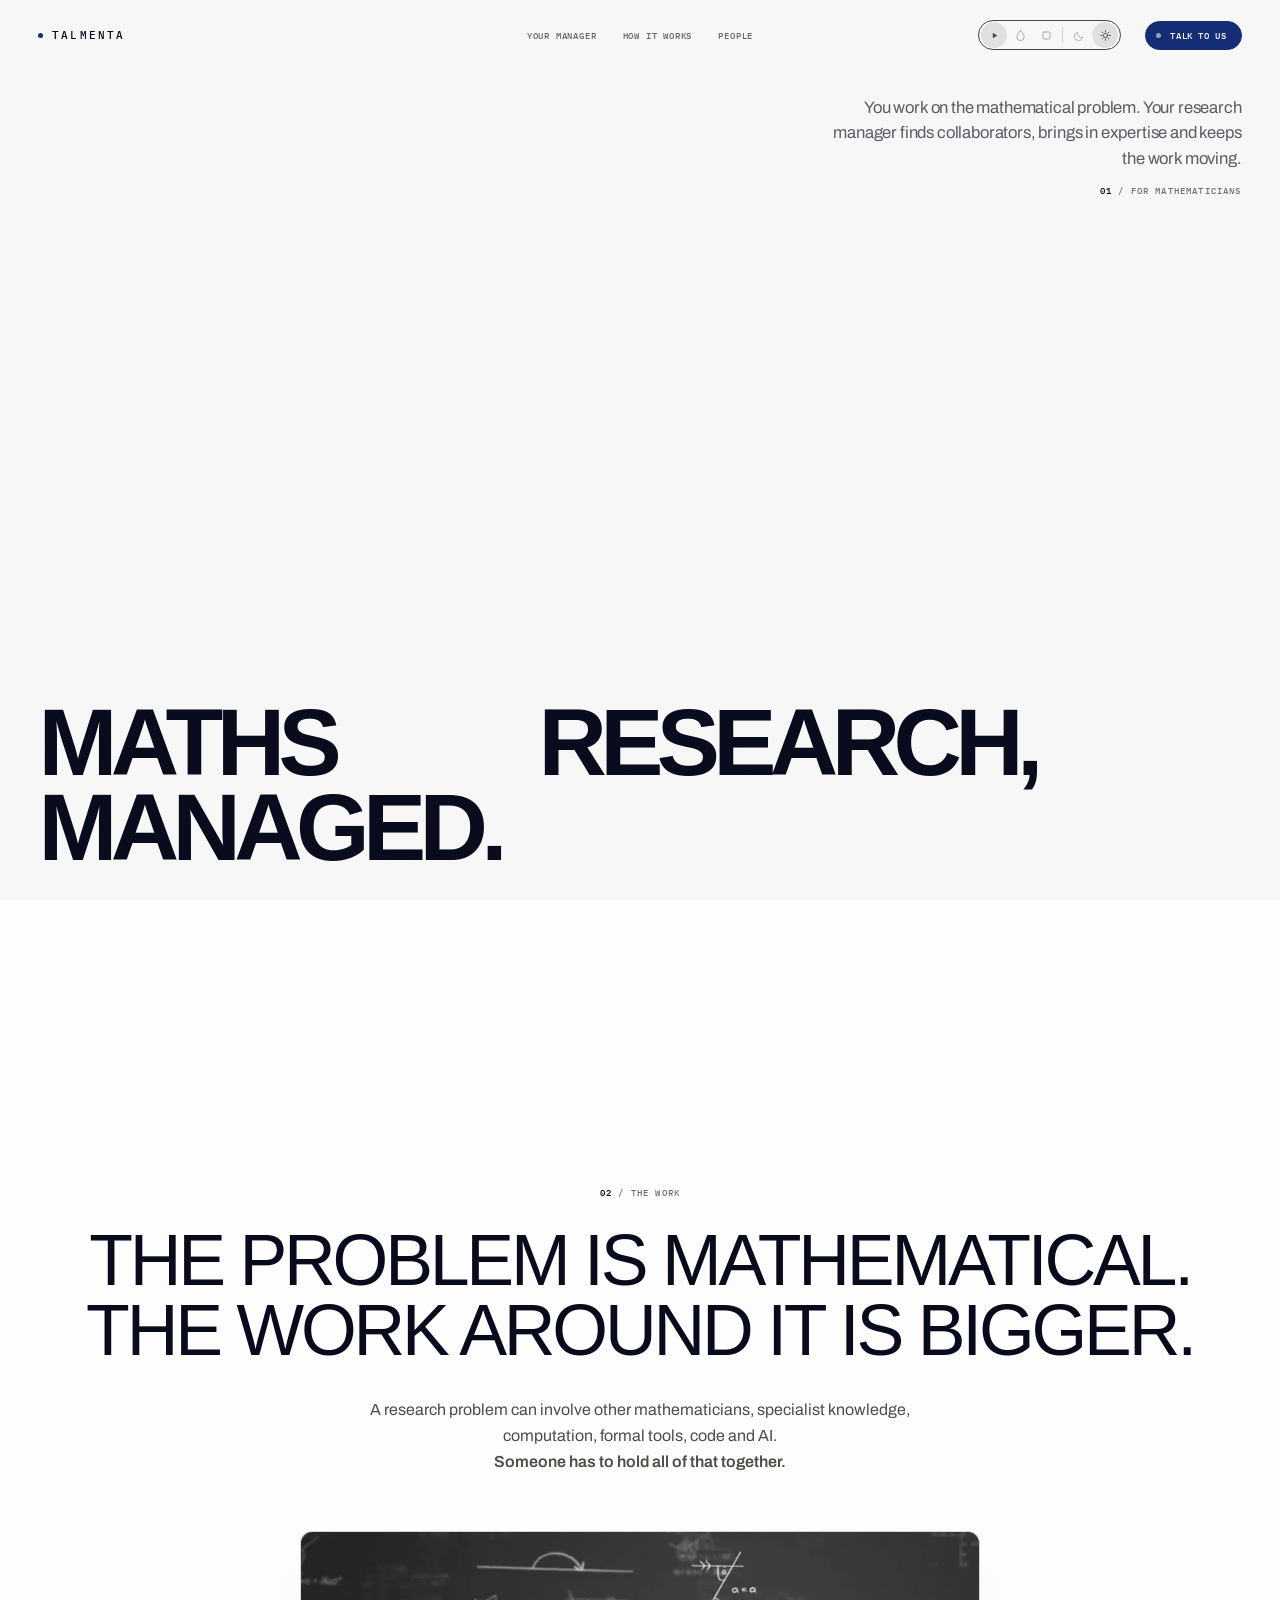
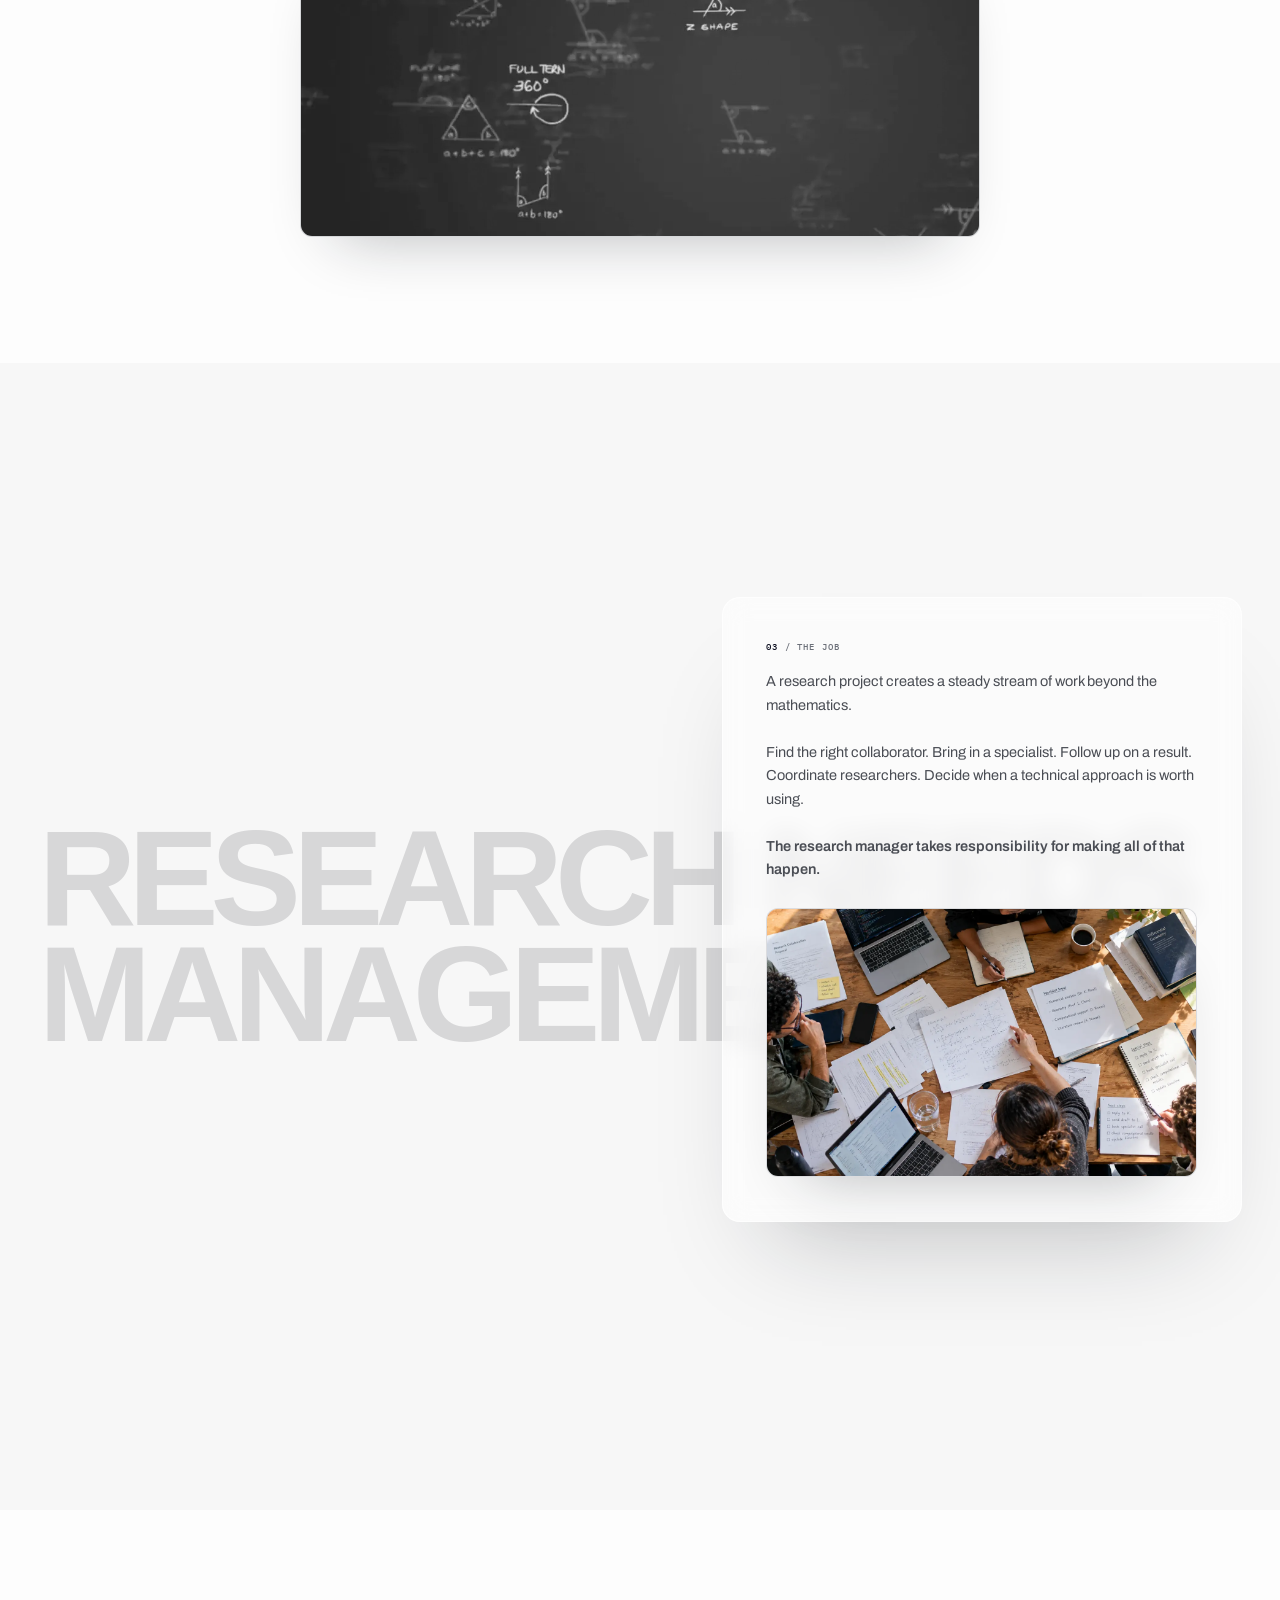
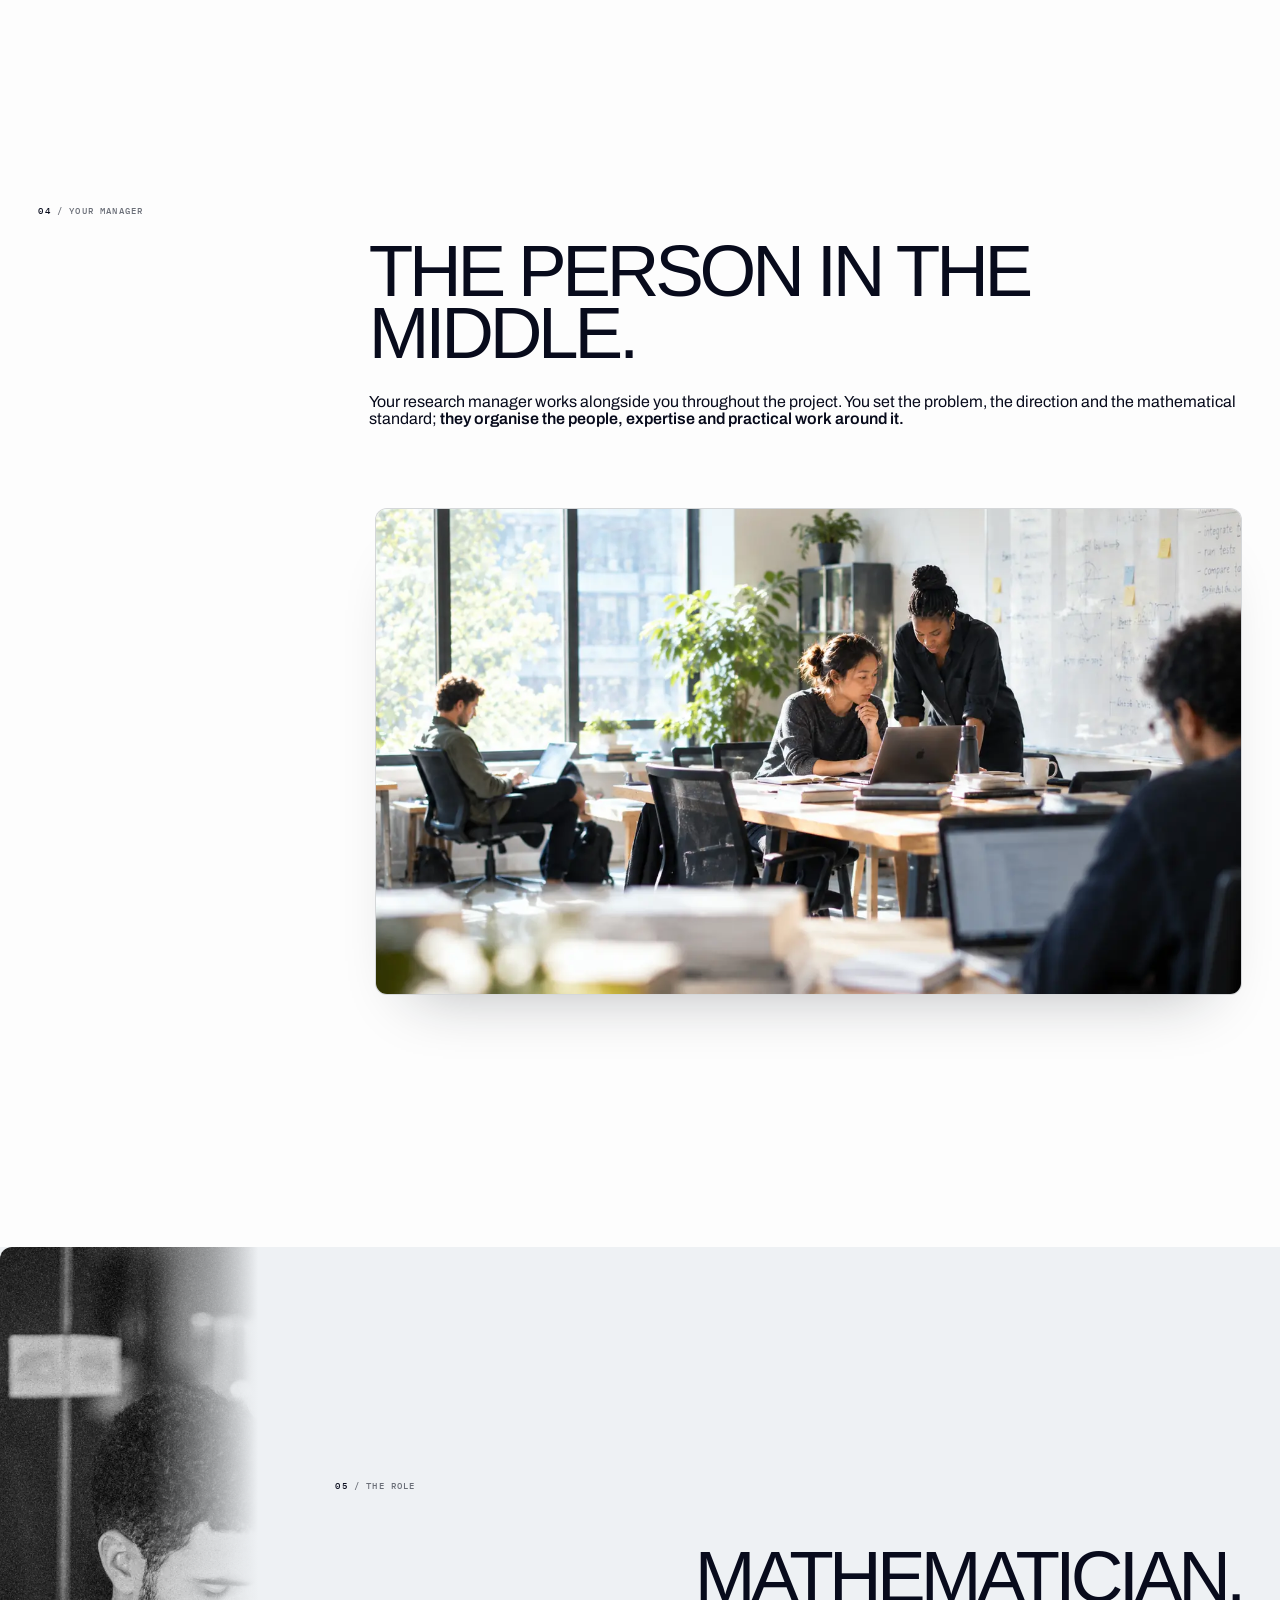
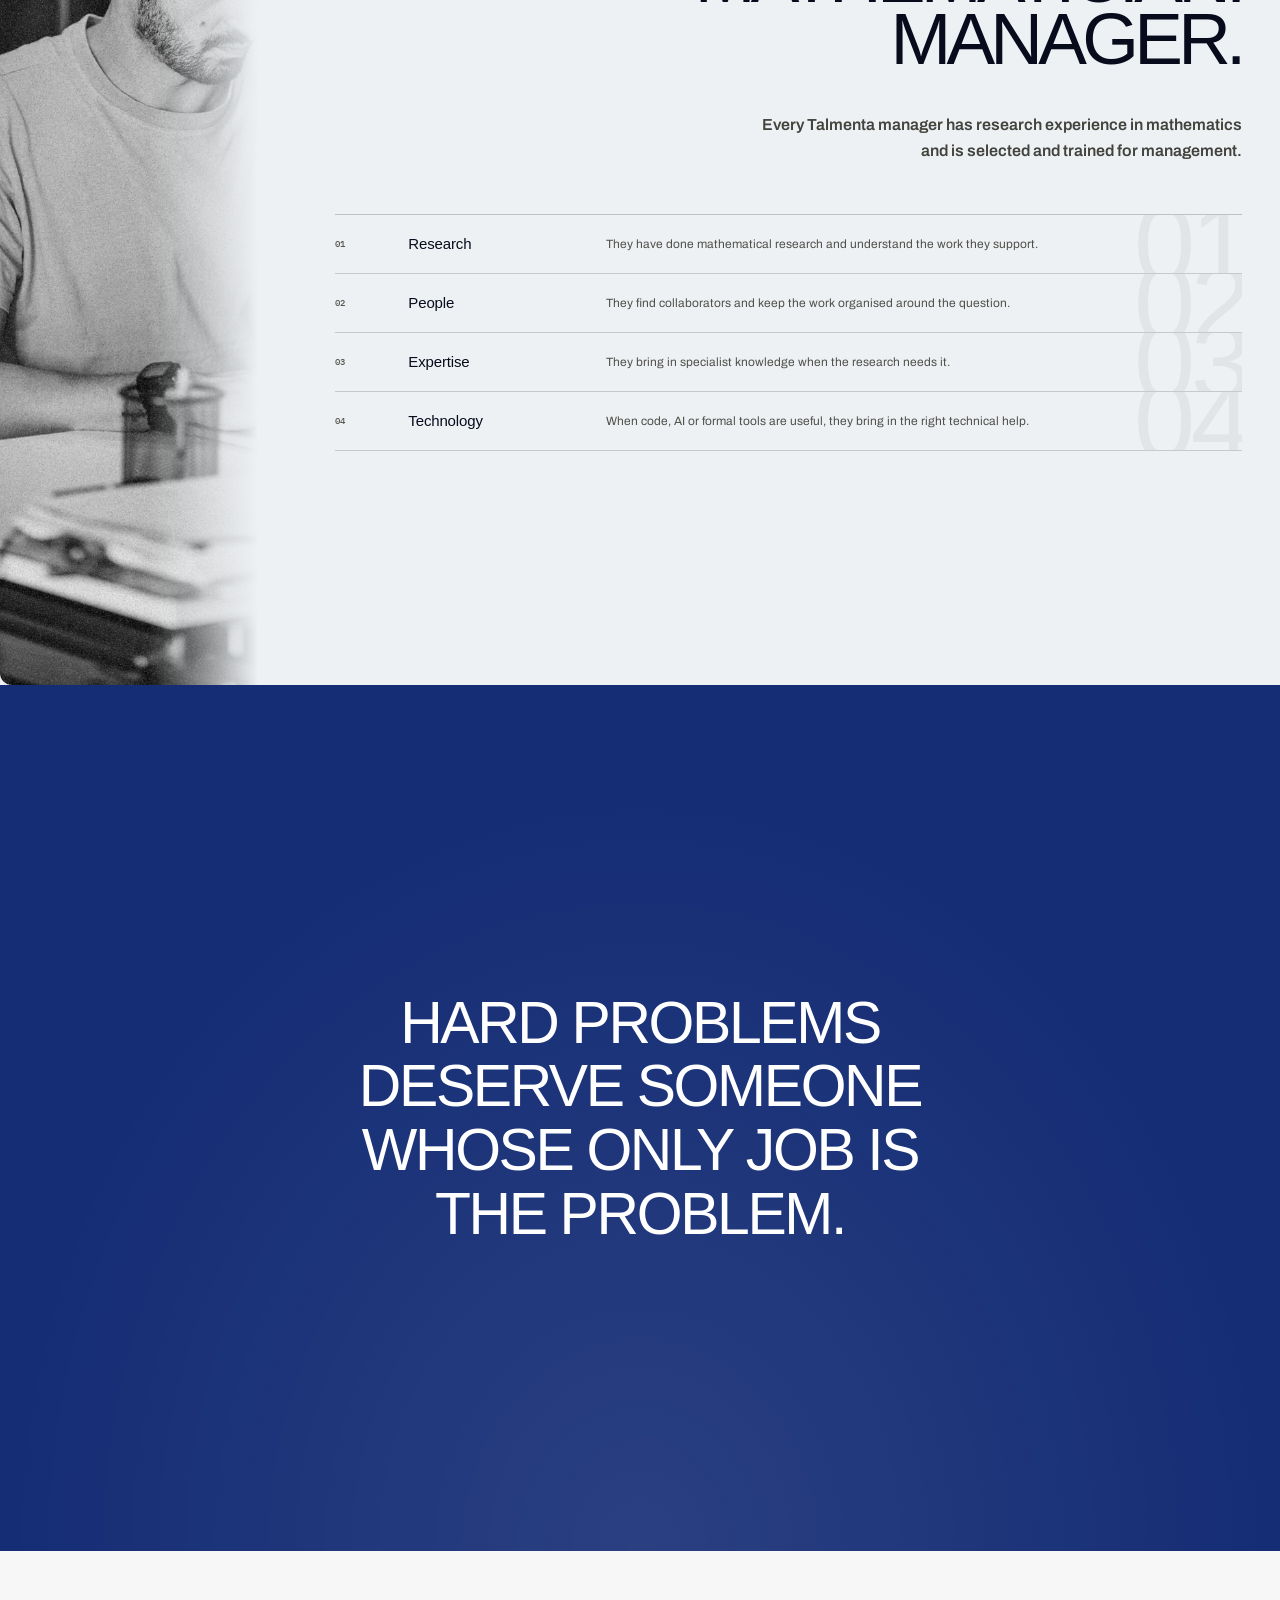
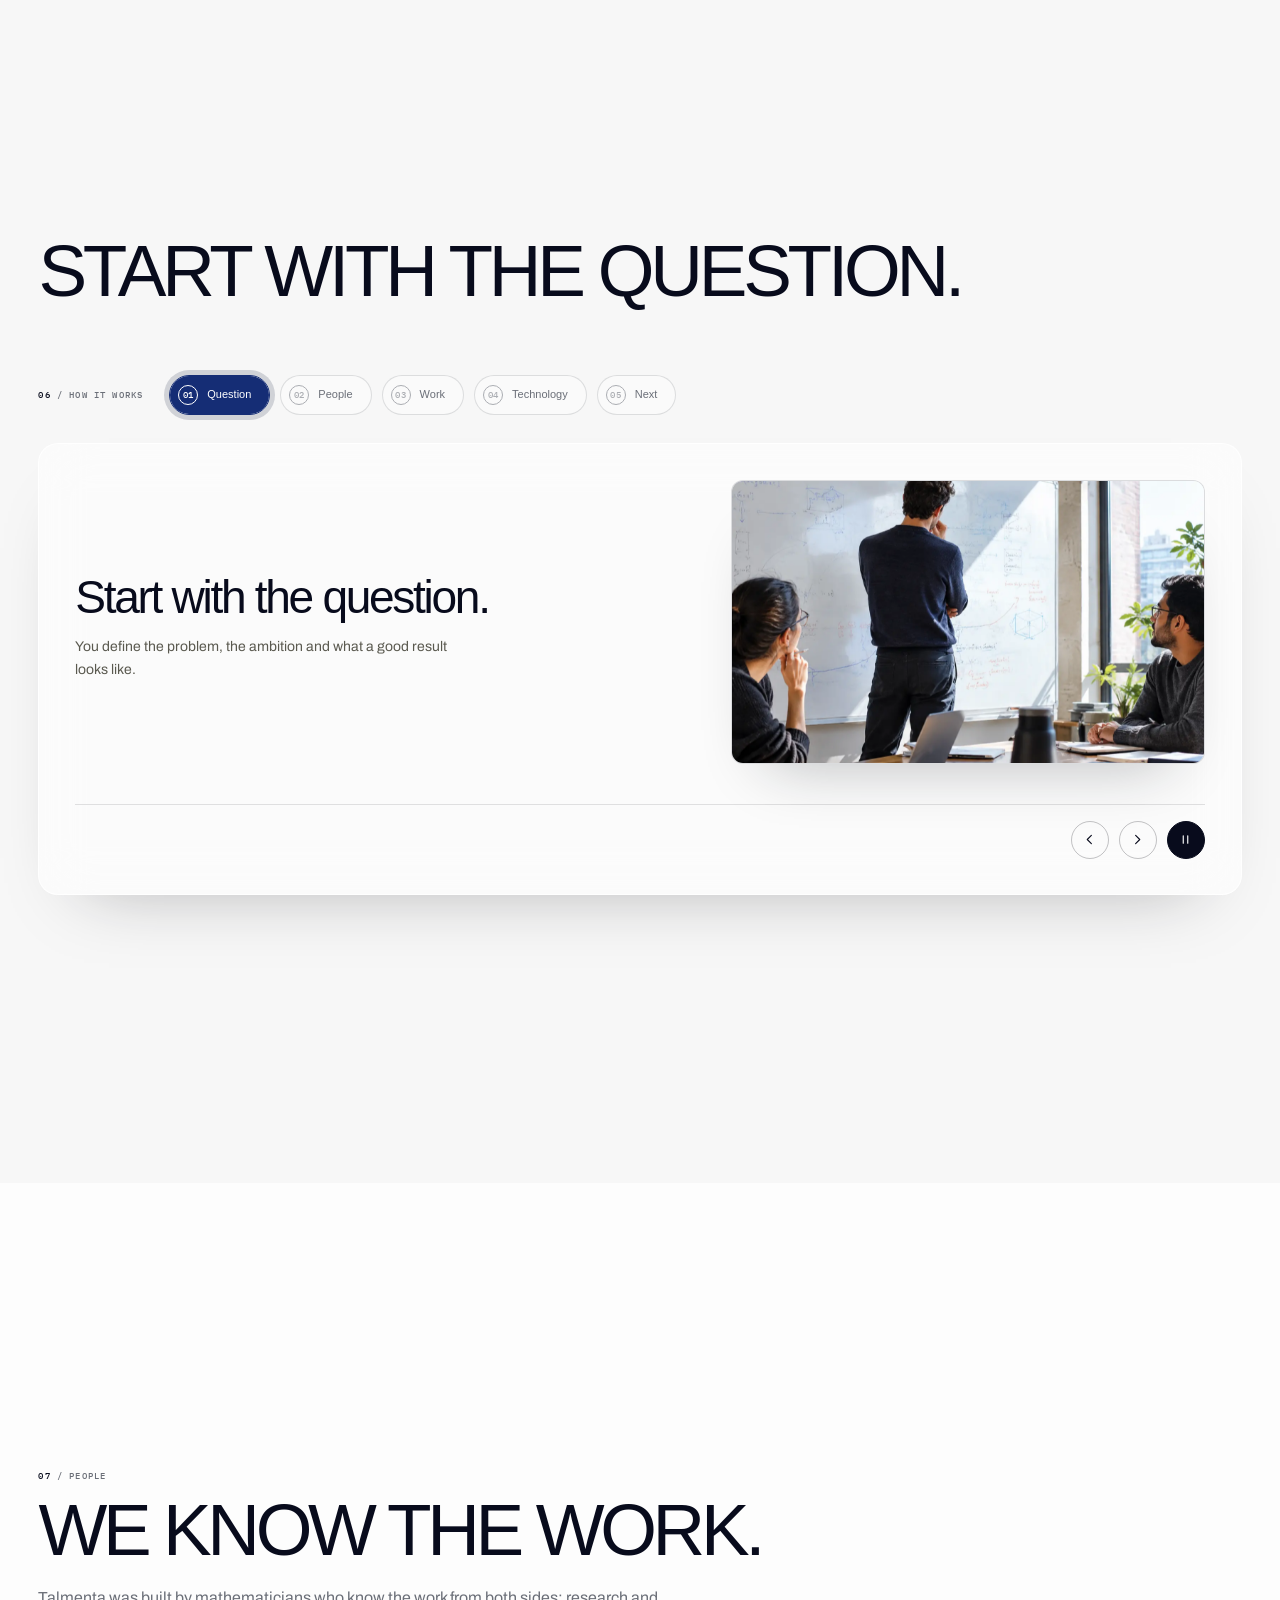
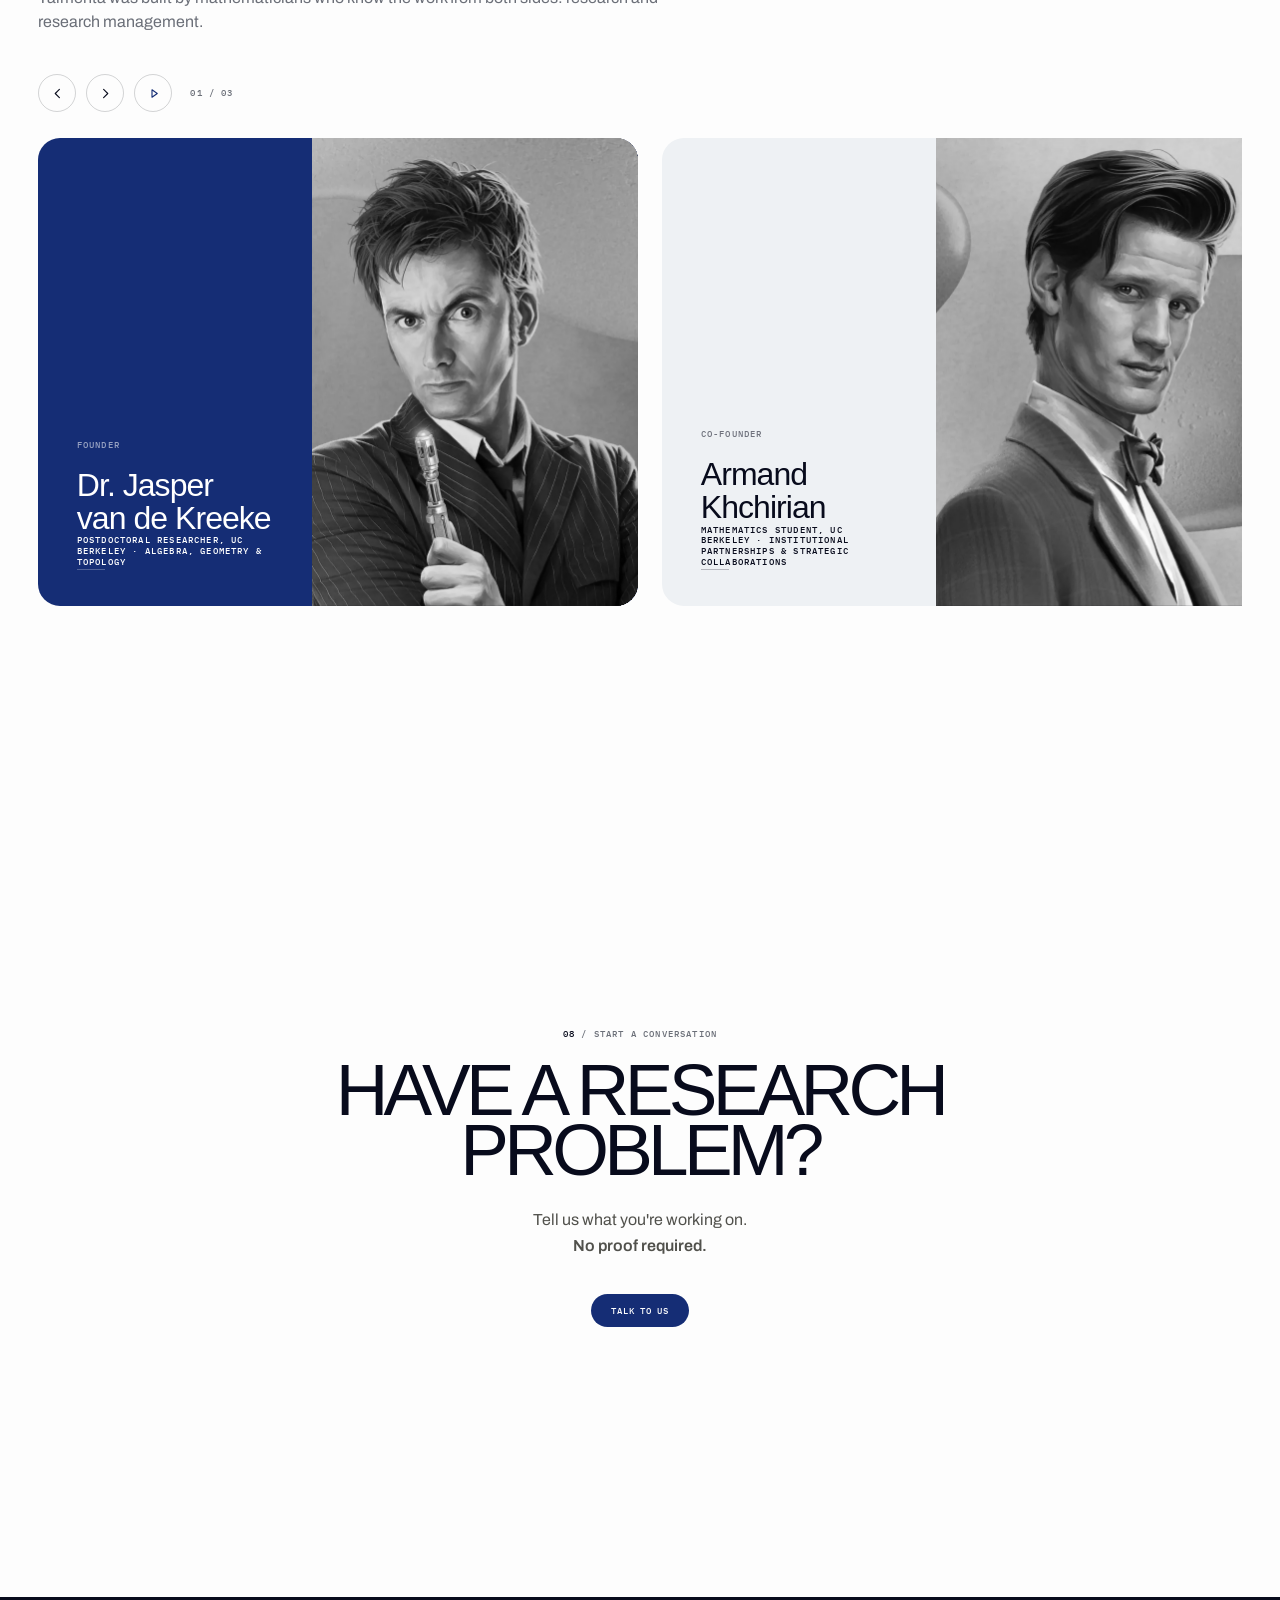
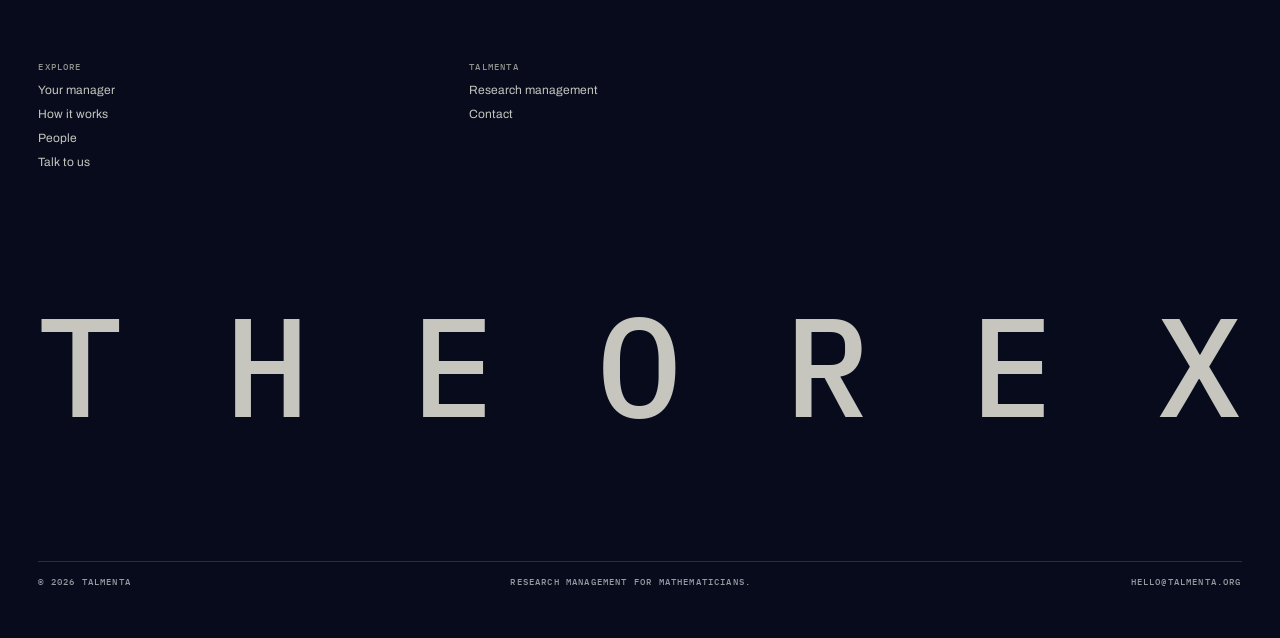
<file: index.html>
<!doctype html>
<html lang="en" data-theme="dark" data-hero="video">
 <head>
  <script>(function(){try{var d=document.documentElement,s=localStorage.getItem('talmenta-theme'),h=localStorage.getItem('talmenta-hero'),l=!s&&window.matchMedia&&window.matchMedia('(prefers-color-scheme: light)').matches;d.dataset.theme=s||(l?'light':'dark');d.dataset.hero=h||'video';}catch(e){}})();</script>
  <meta charset="utf-8"/>
  <meta content="width=device-width,initial-scale=1" name="viewport"/>
  <title>
   Talmenta · Research management for mathematicians
  </title>
  <meta content="Talmenta provides dedicated research managers for mathematicians. They organise collaborators, specialist expertise and technical work around mathematical research." name="description"/>
  <link href="https://api.fontshare.com" rel="preconnect"/>
  <link href="https://fonts.googleapis.com" rel="preconnect"/>
  <link crossorigin="" href="https://fonts.gstatic.com" rel="preconnect"/>
  <link href="https://api.fontshare.com/v2/css?f[]=satoshi@500,600&display=swap" rel="stylesheet"/>
  <link href="https://fonts.googleapis.com/css2?family=Archivo:wght@400;500;600&family=IBM+Plex+Mono:wght@400;500&display=swap" rel="stylesheet"/>
  <link href="data:image/svg+xml,%3Csvg xmlns='http://www.w3.org/2000/svg' viewBox='0 0 64 64'%3E%3Crect width='64' height='64' rx='14' fill='%2317171c'/%3E%3Ctext x='32' y='45' font-family='Arial,sans-serif' font-weight='700' font-size='34' fill='%23ffffff' text-anchor='middle'%3EM%3C/text%3E%3C/svg%3E" rel="icon"/>
  <style>
   :root{--ink:#17171c;--paper:#f5f2e9;--paper2:#ebe8de;--white:#f8f7f2;--sage:#cbd0bb;--lime:#dcff43;--accent-blue:#152d75;--muted:#77766f;--line:rgba(23,23,28,.15);--darkline:rgba(248,247,242,.18);--display:"Satoshi",Arial,sans-serif;--body:"Archivo",Arial,sans-serif;--mono:"IBM Plex Mono",monospace;--ease:cubic-bezier(.16,1,.3,1);--gutter:clamp(22px,3vw,48px);--max:1500px}
*{box-sizing:border-box}
/* shared left-to-right lime fill on hover - used by the nav CTA */.fill-hover{position:relative;overflow:hidden}.fill-hover:after{content:"";position:absolute;inset:0;background:var(--lime);transform:scaleX(0);transform-origin:left;z-index:0;transition:transform .4s var(--ease)}.fill-hover:hover:after{transform:scaleX(1)}
html{scroll-behavior:smooth}body{margin:0;background:var(--paper);color:var(--ink);font-family:var(--body);overflow-x:hidden}body:after{content:"";position:fixed;inset:0;z-index:39;pointer-events:none;opacity:.035;mix-blend-mode:overlay;background-image:url("data:image/svg+xml,%3Csvg xmlns='http://www.w3.org/2000/svg' width='120' height='120'%3E%3Cfilter id='n'%3E%3CfeTurbulence type='fractalNoise' baseFrequency='0.9' numOctaves='2' stitchTiles='stitch'/%3E%3C/filter%3E%3Crect width='100%25' height='100%25' filter='url(%23n)'/%3E%3C/svg%3E")}a{color:inherit;text-decoration:none}button{font:inherit;color:inherit}h1,h2,h3,p{margin:0}h1,h2,h3{font-family:var(--display);font-weight:500;font-style:normal}h1 em,h2 em,h3 em{font-style:normal}p strong{font-weight:600}.container{width:min(calc(100% - var(--gutter)*2),var(--max));margin:auto}.mono{font:500 9px/1.2 var(--mono);letter-spacing:.13em;text-transform:uppercase}.eyebrow{color:var(--muted)}.eyebrow strong{color:var(--ink);font-weight:500}.dark .eyebrow strong,.bg-dark .eyebrow strong{color:var(--white)}.bg-dark .eyebrow{color:#92928b}::selection{background:var(--lime);color:var(--ink)}
/* header - theme is driven by JS (.on-dark), not mix-blend-mode, so the lime accent renders true regardless of what's behind it */.header{position:fixed;z-index:40;top:20px;left:var(--gutter);right:var(--gutter);display:flex;justify-content:space-between;align-items:center;color:var(--ink);pointer-events:none;opacity:0;transform:translateY(-10px);transition:opacity .7s var(--ease),transform .7s var(--ease),color .5s var(--ease)}.header.in{opacity:1;transform:none}.header>*{pointer-events:auto}.header.on-dark{color:#fff}.logo{display:flex;align-items:center;gap:9px;font:500 11px/1 var(--mono);letter-spacing:.2em;transform-origin:left center}.header-left{display:flex;align-items:center;gap:16px}.nav{position:absolute;left:50%;transform:translateX(-50%)}
.logo-dot{width:5px;height:5px;border-radius:50%;background:currentColor;opacity:.3;transition:background .5s var(--ease),box-shadow .5s var(--ease),opacity .5s var(--ease),transform .5s var(--ease)}.header.on-dark .logo-dot{background:var(--lime);opacity:1;box-shadow:0 0 10px rgba(220,255,67,.75);transform:scale(1.3)}.nav{display:flex;gap:26px;font:500 9px/1 var(--mono);letter-spacing:.09em;text-transform:uppercase}.nav a{position:relative;isolation:isolate;opacity:.62;padding:7px 10px;margin:-7px -10px;transition:opacity .25s var(--ease)}.nav a:after{content:"";position:absolute;inset:0;border-radius:999px;background:var(--lime);opacity:0;transform:scale(.72);transition:opacity .3s var(--ease),transform .4s var(--ease);z-index:-1}.nav a:hover{opacity:1}.nav a:hover:after{opacity:.14;transform:scale(1)}.header.on-dark .nav a:after{background:#fff}.header-cta{border:1px solid currentColor;opacity:.9;border-radius:999px;padding:9px 14px 9px 24px;font:500 9px/1 var(--mono);letter-spacing:.07em;text-transform:uppercase;transition:border-color .5s var(--ease),color .3s var(--ease)}.header-cta:before{content:"";position:absolute;left:10px;top:50%;width:5px;height:5px;margin-top:-2.5px;border-radius:50%;background:currentColor;opacity:.4;z-index:2;transition:background .5s var(--ease),box-shadow .5s var(--ease),opacity .5s var(--ease)}.header-cta:hover{color:var(--ink);border-color:var(--lime)}.cta-label{position:relative;z-index:2}.header.on-dark .header-cta{border-color:rgba(220,255,67,.6)}.header.on-dark .header-cta:before{background:var(--lime);opacity:1;box-shadow:0 0 8px rgba(220,255,67,.75)}.header.on-dark .header-cta:hover{box-shadow:0 0 18px rgba(220,255,67,.35)}
/* shared */.section-head{display:grid;grid-template-columns:minmax(170px,.45fr) minmax(0,1.55fr);gap:6vw}.section-head h2{margin-top:42px;font-size:clamp(35px,5.7vw,89px);line-height:.86;letter-spacing:-.058em;max-width:1050px}.section-head .eyebrow{padding-top:8px}.reveal{opacity:0;transform:translateY(22px);transition:opacity .8s var(--ease),transform .9s var(--ease)}.reveal.in{opacity:1;transform:none}.reveal-left{opacity:0;transform:translateX(-26px);transition:opacity .8s var(--ease),transform .9s var(--ease)}.reveal-left.in{opacity:1;transform:none}.reveal-right{opacity:0;transform:translateX(26px);transition:opacity .8s var(--ease),transform .9s var(--ease)}.reveal-right.in{opacity:1;transform:none}

/* media */.media-frame{position:relative;overflow:hidden;background:var(--paper2);border:1px solid var(--line);border-radius:12px;box-shadow:0 34px 60px -38px rgba(20,24,31,.32)}.media-frame.dark{background:#1c1c21;color:var(--white);border-color:var(--darkline);box-shadow:0 34px 60px -38px rgba(0,0,0,.55)}.role-spine .media-frame{box-shadow:none}.media-frame img,.media-frame video{width:100%;height:100%;object-fit:cover;display:block}.media-frame.transparent img,.media-frame.transparent video{object-fit:contain}
/* glass - one motion model for every section. Position is owned by left/top; transform only handles drift, hover and drag.
   Hit-testing is alpha-based (see the glass motion script): each piece is pointer-events:none by default so clicks and text
   selection pass straight through its transparent padding, and JS grants it pointer-events only over opaque glass pixels. */
.glass-field{position:absolute;inset:0;z-index:3;pointer-events:none;overflow:hidden}.glass-drag-layer{position:fixed;inset:0;z-index:1000;pointer-events:none}.glass.is-dragging{position:fixed;left:var(--drag-left);top:var(--drag-top);z-index:1001;transform:translate3d(-50%,-50%,0) rotate(var(--drag-r,0deg));pointer-events:none}
.glass{position:absolute;left:var(--x);top:var(--y);width:clamp(210px,20vw,360px);will-change:transform;transform:translate3d(calc(-50% + var(--motion-x,0px)),calc(-50% + var(--motion-y,0px)),0) rotate(calc(var(--r) + var(--motion-r,0deg)));touch-action:none;pointer-events:none}
.glass img{display:block;width:100%;height:auto;user-select:none;-webkit-user-drag:none}
.glass.is-grabbed{z-index:6}
.glass-field.hero-glass-field{z-index:4}
.glass.glass-flip img{transform:scaleX(-1)}
body.glass-hover{cursor:grab}body.glass-dragging,body.glass-dragging *{cursor:grabbing!important}
.thesis-glass{position:absolute;z-index:1;left:54%;top:52%;width:min(96vw,1400px);aspect-ratio:525/321;object-fit:contain;transform:translate(-50%,-50%);opacity:.74;pointer-events:none;animation:thesisGlassDrift 38s ease-in-out infinite alternate}
@keyframes thesisGlassDrift{to{transform:translate(calc(-50% + 30px),calc(-50% - 20px)) rotate(1.2deg)}}
.shift,.human,.programme,.people,.start{position:relative;overflow:hidden}
/* final frontend pass - restrained motion and clearer controls */
.carousel-arrow svg,.carousel-play svg,.pill-contact-submit svg{width:15px;height:15px;display:block;fill:none;stroke:currentColor;stroke-width:1.5;stroke-linecap:round;stroke-linejoin:round}.carousel-play .icon-play{display:none}.carousel-play.is-paused .icon-pause{display:none}.carousel-play.is-paused .icon-play{display:block}
.pill{transform:translateY(0);transition:border-color .35s var(--ease),color .3s var(--ease),box-shadow .35s var(--ease),transform .35s var(--ease)}.pill:hover{transform:translateY(-2px)}
.slide.active .slide-copy h3{animation:copySettle .7s var(--ease) both}@keyframes copySettle{from{opacity:0;transform:translateY(8px)}to{opacity:1;transform:none}}
.people-card{transition:transform .55s var(--ease),box-shadow .55s var(--ease)}.people-card:hover{transform:translateY(-4px);box-shadow:0 28px 60px -42px rgba(0,0,0,.55)}
.people-panel{position:relative}.people-panel:after{content:"";position:absolute;left:clamp(26px,3vw,44px);bottom:clamp(24px,2.8vw,40px);width:28px;height:1px;background:currentColor;opacity:.25;transform-origin:left;transition:transform .5s var(--ease),opacity .5s var(--ease)}.people-card:hover .people-panel:after{transform:scaleX(1.8);opacity:.55}


/* Display controls: hero-style + theme preference, merged into a single quiet shell so it reads
   as one settings strip rather than two competing widgets. The active/selected state is a soft
   tint of currentColor (not a fixed brand color), so it auto-adapts to on-dark vs on-light and
   never needs separate light/dark contrast overrides - the icon and its background are always
   the same hue, just different opacity. */
html[data-hero="video"] .glass-field,html[data-hero="video"] .thesis-glass,html[data-hero="video"] .signal-glass,html[data-hero="plain"] .glass-field,html[data-hero="plain"] .thesis-glass,html[data-hero="plain"] .signal-glass{display:none}
.controls-shell{display:flex;align-items:center;height:30px;padding:2px;border:1px solid currentColor;border-radius:999px;background:transparent;color:inherit;margin-left:auto;margin-right:24px;opacity:.75;transition:opacity .3s var(--ease),border-color .35s var(--ease)}
.controls-shell:hover,.controls-shell:focus-within{opacity:1}
.controls-divider{width:1px;height:16px;background:currentColor;opacity:.22;margin:0 3px;flex:none}
.control-indicator{position:absolute;top:0;left:0;width:26px;height:26px;border-radius:50%;background:currentColor;opacity:.12;transition:transform .45s var(--ease);z-index:0;pointer-events:none}
.hero-style-toggle{position:relative;display:inline-flex;align-items:center;height:26px}
.hero-style-toggle[data-active="1"] .control-indicator{transform:translateX(26px)}
.hero-style-toggle[data-active="2"] .control-indicator{transform:translateX(52px)}
.control-option{position:relative;z-index:1;width:26px;height:26px;border:none;background:transparent;color:inherit;cursor:pointer;display:grid;place-items:center;opacity:.5;transition:opacity .3s var(--ease)}
.control-option svg{width:13px;height:13px;stroke:currentColor;stroke-width:1.35;stroke-linecap:round;stroke-linejoin:round}
.control-option[data-value="video"] svg{fill:currentColor;stroke:none}
.control-option[data-value="glass"] svg,.control-option[data-value="plain"] svg{fill:none}
.control-option:hover{opacity:.85}
.control-option:focus-visible{outline:2px solid currentColor;outline-offset:2px}
.control-option[aria-checked="true"]{opacity:1}
.theme-toggle{position:relative;width:52px;height:26px;padding:0;border:none;border-radius:999px;background:transparent;color:inherit;display:grid;grid-template-columns:1fr 1fr;align-items:center;cursor:pointer;overflow:hidden}
.theme-toggle:focus-visible{outline:2px solid currentColor;outline-offset:2px}
html[data-theme="light"] .theme-toggle .control-indicator{transform:translateX(26px)}
.theme-icon{position:relative;z-index:1;display:grid;place-items:center;width:26px;height:26px;opacity:.42;color:currentColor;transition:opacity .35s var(--ease)}
.theme-icon svg{width:13px;height:13px;fill:none;stroke:currentColor;stroke-width:1.35;stroke-linecap:round;stroke-linejoin:round}
html[data-theme="dark"] .theme-icon.moon{opacity:1}
html[data-theme="light"] .theme-icon.sun{opacity:1}

/* Light skin. Layout and motion remain the dark v32 implementation. */
html[data-theme="light"]{--ink:#080b1c;--paper:#fdfdfd;--paper2:#f2f3f5;--white:#ffffff;--sage:#eef1f4;--accent-blue:#152d75;--lime:#152d75;--muted:#6b6f78;--line:rgba(20,24,31,.13);--darkline:rgba(255,255,255,.14)}
html[data-theme="light"] ::selection{background:var(--accent-blue);color:var(--white)}
html[data-theme="light"] .logo-dot{background:var(--accent-blue);opacity:1}html[data-theme="light"] .header.on-dark .logo-dot{background:#fff;box-shadow:0 0 10px rgba(255,255,255,.55)}
html[data-theme="light"] .header-cta{border-color:var(--accent-blue);background:var(--accent-blue);color:var(--white);opacity:1}
html[data-theme="light"] .header-cta:before{opacity:.55}
html[data-theme="light"] .header-cta.fill-hover:after{background:var(--white)}
html[data-theme="light"] .header-cta:hover{color:var(--accent-blue);border-color:var(--accent-blue)}
html[data-theme="light"] .header.on-dark .header-cta{border-color:var(--white)}
html[data-theme="light"] .header.on-dark .header-cta:before{background:var(--white);opacity:.55;box-shadow:none}
html[data-theme="light"] .header.on-dark .header-cta:hover{box-shadow:none}
html[data-theme="light"] .hero{background:var(--offwhite, #f7f7f7);color:var(--ink)}
html[data-theme="light"] .hero-accent{color:var(--ink)}
html[data-theme="light"] .hero-eyebrow{color:var(--muted)}
html[data-theme="light"] .hero-eyebrow strong{color:var(--ink)}
html[data-theme="light"] .hero-sub{color:#595c64}
html[data-theme="light"] .shift{background:var(--paper);color:var(--ink)}
html[data-theme="light"] .shift-sub{color:#4d4c47}
html[data-theme="light"] .shift-media.dark{background:var(--paper2);color:var(--ink);border-color:var(--line);box-shadow:0 34px 60px -38px rgba(20,24,31,.32)}
html[data-theme="light"] .shift-media img,html[data-theme="light"] .shift-media video{filter:grayscale(1)}
html[data-theme="light"] .thesis{background:#f7f7f7;color:var(--ink)}
html[data-theme="light"] .thesis-ghost{color:rgba(20,24,31,.14)}
html[data-theme="light"] .thesis-panel{background:rgba(255,255,255,.55);border-color:rgba(255,255,255,.7);box-shadow:0 60px 100px -50px rgba(20,24,31,.25)}
html[data-theme="light"] .thesis-panel .eyebrow{color:var(--muted)}
html[data-theme="light"] .thesis-panel p{color:#4a4d54}
html[data-theme="light"] .thesis-panel .media-frame.dark{background:var(--paper2);color:var(--ink);border-color:rgba(20,24,31,.1);box-shadow:0 34px 60px -38px rgba(20,24,31,.32)}
html[data-theme="light"] .human{background:var(--paper);color:var(--ink)}
html[data-theme="light"] .role-copy>p{color:#43433d}
html[data-theme="light"] .role-item .n{color:#56554f}
html[data-theme="light"] .role-item .d{color:#50504a}
html[data-theme="light"] .role-item .ghost{color:rgba(23,23,28,.05)}
html[data-theme="light"] .signal{background:transparent;color:var(--white)}
html[data-theme="light"] .signal:before{background:radial-gradient(90% 160% at 50% 100%,rgba(255,255,255,.09),transparent 55%),var(--accent-blue)}
html[data-theme="light"] .programme{background:var(--offwhite, #f7f7f7)}
html[data-theme="light"] .pill:before{background:var(--accent-blue)}
html[data-theme="light"] .pill:hover{border-color:rgba(20,24,31,.35);color:var(--white)}
html[data-theme="light"] .pill.active{border-color:var(--accent-blue);color:var(--white);box-shadow:0 0 0 5px rgba(28,43,70,.18)}
html[data-theme="light"] .pill.active.timed{color:var(--muted)}
html[data-theme="light"] .carousel-play{color:var(--white)}
html[data-theme="light"] .carousel-play:hover{color:var(--white)}
html[data-theme="light"] .people{background:var(--paper);color:var(--ink)}
html[data-theme="light"] .people-head .eyebrow{color:var(--muted)}
html[data-theme="light"] .people-head p{color:var(--muted)}
html[data-theme="light"] .people-controls .carousel-arrow,html[data-theme="light"] .people-controls .carousel-play{border-color:rgba(20,24,31,.18);color:var(--ink)}
html[data-theme="light"] .people-controls .carousel-arrow:hover{background:var(--accent-blue);color:var(--white);border-color:var(--accent-blue)}
html[data-theme="light"] .people-controls .carousel-play{background:transparent;color:var(--accent-blue)}
html[data-theme="light"] .people-controls .carousel-play:hover{background:var(--accent-blue);color:var(--white)}
html[data-theme="light"] .people-index{color:var(--muted)}
html[data-theme="light"] .people-card[data-tone="accent"]{background:var(--accent-blue);color:var(--white)}
html[data-theme="light"] .people-card[data-tone="sage"]{background:var(--sage);color:var(--ink)}
html[data-theme="light"] .people-card[data-tone="paper"]{background:#e4e8ec;color:var(--ink)}
html[data-theme="light"] .start-sub{color:#51514c}
html[data-theme="light"] .pill-contact{background:var(--accent-blue);color:var(--white)}
html[data-theme="light"] .pill-contact-reveal{background:var(--accent-blue)}
html[data-theme="light"] .pill-contact-input{border-bottom-color:rgba(255,255,255,.35);color:var(--white)}
html[data-theme="light"] .pill-contact-input::placeholder{color:rgba(255,255,255,.5)}
html[data-theme="light"] .pill-contact-input:focus{border-bottom-color:var(--white)}
html[data-theme="light"] .pill-contact-submit{color:var(--white)}
html[data-theme="light"] footer{background:var(--ink);color:var(--white)}
html[data-theme="light"] .footer-col .label{color:#92928d}
html[data-theme="light"] .footer-bottom{color:#979aa0}
html[data-theme="light"] .bg-dark .eyebrow{color:var(--muted)}
html[data-theme="light"] .bg-dark .eyebrow strong{color:var(--ink)}

/* hero - two hero moments: the lens plus a quieter glass layer around the upper field */.hero{min-height:100svh;background:var(--ink);color:var(--white);display:flex;align-items:flex-end;position:relative;z-index:2}.hero-top{position:absolute;top:calc(clamp(88px,12.5vh,132px) - 18px);right:var(--gutter);display:flex;flex-direction:column;align-items:flex-end;gap:14px;text-align:right}.hero-eyebrow{color:#8d8d86;white-space:nowrap}.hero-eyebrow strong{color:#c8c8c1;font-weight:500}.hero-sub{max-width:420px;text-align:right;color:#c9c9c2;font-size:clamp(15px,1.3vw,18px);line-height:1.55;font-family:var(--body);letter-spacing:-.01em}.hero-inner{width:min(calc(100% - var(--gutter)*2),var(--max));margin:0 auto;padding-bottom:80px;transform:translateY(50px)}.hero h1{font-size:clamp(59px,7.4vw,129px);line-height:.9;letter-spacing:-.07em;max-width:1378px;font-weight:700}.hero h1 span{display:block}.hero-accent{color:var(--lime);font-weight:700}.hero h1 span.hero-line{display:flex;align-items:flex-end;height:.9em;overflow:visible;column-gap:.1em}.hero-media-inline{position:relative;width:clamp(145px,13.9vw,290px);aspect-ratio:3/4;overflow:visible;flex:none}.hero-media-inline video{width:100%;height:100%;object-fit:cover;display:block}.hero-variant-video{display:none}html[data-hero="video"] .hero-variant-text{display:none}html[data-hero="video"] .hero-variant-video{display:block}html[data-hero="glass"] .hero-glass-field{display:block}html[data-hero="video"] .hero-glass-field,html[data-hero="plain"] .hero-glass-field{display:none}.hero h1.reveal{opacity:1;transform:none}.hero h1.reveal span{opacity:0;transform:translateY(26px);transition:opacity .7s var(--ease),transform .8s var(--ease)}.hero h1.reveal.in span{opacity:1;transform:none}.hero h1.reveal.in span:nth-child(1){transition-delay:.05s}html[data-theme="dark"] .hero-variant-video .hero-accent{color:var(--white)}
/* shift - everything centered on a single axis: eyebrow, headline, sub-copy, then a contained media frame beneath */.shift{padding:32vh 0 14vh;background:var(--ink);color:var(--white)}.shift-inner{display:flex;flex-direction:column;align-items:center;text-align:center}.shift h2{margin-top:26px;font-size:clamp(36px,5.6vw,88px);line-height:.98;letter-spacing:-.045em;max-width:1300px}.shift-sub{margin-top:32px;max-width:620px;color:#c9c9c2;font-size:16px;line-height:1.62}.shift-media{margin-top:56px;width:100%;max-width:680px;aspect-ratio:20/9}.shift-media img,.shift-media video{object-fit:cover!important;opacity:1!important}
/* dark statement - ghost headline runs full-bleed behind a frosted panel that overlaps it */.thesis{position:relative;min-height:100vh;background:var(--ink);color:var(--white);overflow:hidden;display:flex;align-items:center;padding:16vh var(--gutter) 32vh}.thesis-ghost{position:absolute;inset:0;display:flex;align-items:center;margin:0;padding:0 var(--gutter);pointer-events:none;font-family:var(--display);font-weight:600;font-size:clamp(64px,10.6vw,186px);line-height:.86;letter-spacing:-.06em;color:rgba(255,255,255,.5)}.thesis-panel{position:relative;z-index:2;margin-left:auto;margin-top:10vh;width:min(94%,520px);background:rgba(23,23,28,.32);backdrop-filter:blur(14px) saturate(150%);-webkit-backdrop-filter:blur(14px) saturate(150%);border:1px solid rgba(255,255,255,.16);border-radius:18px;padding:clamp(28px,3.4vw,44px);box-shadow:0 60px 100px -50px rgba(0,0,0,.65)}.thesis-panel .eyebrow{color:#92928b}.thesis-panel p{margin-top:18px;color:#c9c9c2;font-size:14.5px;line-height:1.62}.thesis-panel .media-frame{margin-top:26px;aspect-ratio:16/10;border-color:rgba(255,255,255,.14)}
/* human */.human{padding:32vh 0 28vh}.manager-intro{margin-top:28px}.human-media{width:72%;margin:9vh 0 0 auto;aspect-ratio:16/9}
/* mosaic - flat color tiles with just a mark, no copy: pure visual punctuation between the bigger sections */
/* role - portrait runs as a full-height spine at the left edge, headline anchors bottom-right (mirrors the hero), ghost numerals carry the list rhythm */.role{background:var(--sage);position:relative;overflow:hidden}.role-spine{position:absolute;top:0;bottom:0;left:0;width:clamp(190px,21vw,320px)}.role-spine .media-frame{width:100%;height:100%;border:0}.role-spine img{filter:grayscale(1) contrast(1.06)}.role-spine:after{content:"";position:absolute;inset:0;background:linear-gradient(90deg,transparent 55%,var(--sage) 96%);pointer-events:none}.role-body{margin-left:clamp(190px,21vw,320px);padding:26vh var(--gutter) 26vh clamp(44px,5.2vw,84px)}.role-heading-wrap{display:flex;justify-content:flex-end;margin:54px 0 42px}.role-heading-wrap h2{text-align:right;font-size:clamp(35px,5.7vw,89px);line-height:.85;letter-spacing:-.065em}.role-copy>p{max-width:500px;margin-left:auto;font-size:16px;line-height:1.62;color:#515149;text-align:right}.role-list{margin-top:50px;border-top:1px solid rgba(23,23,28,.22)}.role-item{position:relative;overflow:hidden;display:grid;grid-template-columns:55px 180px 1fr;gap:18px;padding:20px 0;border-bottom:1px solid rgba(23,23,28,.18);transition:background-color .45s var(--ease)}.role-item .n,.role-item strong,.role-item .d{position:relative;z-index:2;transition:transform .45s var(--ease)}.role-item .n{font:500 9px var(--mono);color:#68675f;padding-top:3px}.role-item strong{font:500 15px var(--display);letter-spacing:-.01em}.role-item .d{font-size:12px;line-height:1.5;color:#606059;max-width:560px}.role-item:hover{background:rgba(255,255,255,.10)}.role-item:hover .n{transform:translateX(2px)}.role-item:hover strong{transform:translateX(5px)}.role-item:hover .d{transform:translateX(3px)}.role-item .ghost{position:absolute;right:-6px;top:50%;transform:translateY(-50%);font-family:var(--display);font-weight:500;font-size:clamp(64px,8.6vw,124px);line-height:1;letter-spacing:-.04em;color:rgba(23,23,28,.05);pointer-events:none;transition:color .6s var(--ease),transform .6s var(--ease)}.role-item:hover .ghost{color:rgba(23,23,28,.13);transform:translate(-8px,-50%) scale(1.02)}.role-item.lit .ghost{color:rgba(28,43,70,.4)}/* signal - full-bleed lime pause, deliberately unlabeled and centered so it reads as punctuation, not a ninth section */.signal{background:transparent;color:var(--ink);padding:clamp(180px,34vh,380px) 0 clamp(180px,34vh,380px);position:relative;overflow:hidden;text-align:center}.signal:before{content:"";position:absolute;inset:0;z-index:0;pointer-events:none;background:radial-gradient(90% 160% at 50% 100%,rgba(23,23,28,.07),transparent 55%),var(--lime)}.signal-glass{position:absolute;top:0;left:50%;height:100%;width:auto;max-width:none;transform:translateX(calc(-50% + 40px));object-fit:cover;z-index:1;pointer-events:none}.signal-inner{position:relative;z-index:2;display:flex;flex-direction:column;align-items:center;gap:24px;max-width:640px;margin:0 auto}.signal-inner h3{font-size:clamp(32px,4.6vw,66px);line-height:1.08;letter-spacing:-.04em}
/* programme carousel - headline stands alone, eyebrow moves down to sit as a label on the control strip */.programme{padding:32vh 0 32vh;background:radial-gradient(120% 90% at 12% -10%,rgba(220,255,67,.16),transparent 55%),radial-gradient(90% 90% at 100% 100%,rgba(203,208,187,.65),transparent 60%),var(--paper)}.programme-intro{margin-bottom:8vh;max-width:1200px}.programme-intro h2{font-size:clamp(35px,5.7vw,89px);line-height:.87;letter-spacing:-.058em}
.carousel-pillrow{display:flex;align-items:center;gap:26px;flex-wrap:wrap;margin-bottom:28px}
.carousel-label{white-space:nowrap;color:var(--muted);padding-top:2px}
.carousel-pills{display:flex;flex-wrap:wrap;gap:10px}
.pill{position:relative;overflow:hidden;display:inline-flex;align-items:center;gap:9px;border:1px solid var(--line);border-radius:999px;padding:9px 18px 9px 8px;background:rgba(255,255,255,.4);color:var(--muted);font:500 11px/1 var(--display);cursor:pointer;transition:border-color .35s var(--ease),color .3s var(--ease),box-shadow .35s var(--ease)}
.pill:before{content:"";position:absolute;inset:0;z-index:0;background:var(--lime);transform:scaleX(0);transform-origin:left;transition:transform .3s var(--ease)}
.pill:hover:before,.pill.active:before{transform:scaleX(1)}
.pill.timed:before{transition:none;animation:pillFill 4.2s linear forwards}
@keyframes pillFill{from{transform:scaleX(0)}to{transform:scaleX(1)}}
.pill b,.pill-label{position:relative;z-index:1}
.pill b{font:500 9px/1 var(--mono);letter-spacing:.06em;color:inherit;opacity:.55;border:1px solid currentColor;border-radius:50%;width:20px;height:20px;display:grid;place-items:center}
.pill:hover{border-color:rgba(23,23,28,.35);color:var(--ink)}
.pill.active{border-color:var(--lime);color:var(--ink);box-shadow:0 0 0 5px rgba(220,255,67,.18)}
.pill.active b{opacity:1}
.carousel-card{background:rgba(255,255,255,.5);backdrop-filter:blur(26px) saturate(160%);-webkit-backdrop-filter:blur(26px) saturate(160%);border:1px solid rgba(255,255,255,.85);border-radius:20px;padding:clamp(22px,2.8vw,38px);box-shadow:0 34px 70px -46px rgba(23,23,28,.35)}
.carousel-slides{position:relative;min-height:300px}
.slide{display:none;grid-template-columns:1.1fr .9fr;gap:6vw;align-items:center}
.slide.active{display:grid;animation:slidein .5s var(--ease)}
@keyframes slidein{from{opacity:0;transform:translateY(10px)}to{opacity:1;transform:none}}
.slide-copy h3{margin-top:14px;font-size:clamp(30px,3.6vw,50px);line-height:.92;letter-spacing:-.05em;max-width:520px}
.slide-copy p{margin-top:18px;max-width:400px;color:#5a594f;font-size:14px;line-height:1.62}
.slide-visual{aspect-ratio:5/3;border-color:rgba(23,23,28,.1);overflow:hidden}.slide-visual img{transition:none}.slide.active .slide-visual img{animation:kenburns 6.5s var(--ease) forwards}@keyframes kenburns{from{transform:scale(1)}to{transform:scale(1.055)}}

.carousel-controls{display:flex;justify-content:flex-end;align-items:center;gap:20px;margin-top:24px;padding-top:16px;border-top:1px solid rgba(23,23,28,.12)}
.carousel-buttons{display:flex;align-items:center;gap:10px}
.carousel-arrow,.carousel-play{width:38px;height:38px;border-radius:50%;border:1px solid rgba(23,23,28,.25);display:grid;place-items:center;background:transparent;transition:transform .3s var(--ease),background .3s var(--ease),color .3s var(--ease),border-color .3s var(--ease);font-size:0}
.carousel-arrow:hover,.carousel-play:hover{background:var(--ink);color:var(--paper);border-color:var(--ink);transform:translateY(-2px)}
.carousel-play{background:var(--ink);color:var(--lime);border-color:var(--ink);font-size:0}
.carousel-play:hover{color:var(--lime)}

/* people - one founder at a time, color-blocked panel against a full-height photo, autoplaying like the process carousel */.people{background:var(--ink);color:var(--white);padding:32vh 0 32vh}.people-head{margin-bottom:4.5vh;max-width:900px}.people-head .eyebrow{color:#92928b}.people-head h2{margin-top:16px;font-size:clamp(35px,5.7vw,89px);line-height:.87;letter-spacing:-.06em}.people-head p{margin-top:24px;max-width:620px;color:#aaa9a1;font-size:16px;line-height:1.5}
.people-controls{display:flex;align-items:center;gap:10px;margin-bottom:26px}
.people-controls .carousel-arrow,.people-controls .carousel-play{border-color:rgba(255,255,255,.22);color:#fff}
.people-controls .carousel-arrow:hover{background:var(--lime);color:var(--ink);border-color:var(--lime)}
.people-controls .carousel-play{background:transparent;color:var(--lime)}
.people-controls .carousel-play:hover{background:var(--lime);color:var(--ink)}
.people-index{color:#7c7c75;margin-left:8px}
.people-track-wrap{overflow:hidden}
.people-track{display:flex;gap:24px}
.people-card{flex:0 0 min(600px,74%);display:grid;grid-template-columns:.92fr 1.1fr;min-height:clamp(400px,52vh,540px);border-radius:22px;overflow:hidden}
.people-card[data-tone="accent"]{background:var(--lime);color:var(--ink)}
.people-card[data-tone="sage"]{background:var(--sage);color:var(--ink)}
.people-card[data-tone="paper"]{background:var(--paper);color:var(--ink)}
.people-panel{padding:clamp(26px,3vw,44px);display:flex;flex-direction:column;justify-content:flex-end}
.people-role{opacity:.55;margin-bottom:18px}
.people-name{position:relative;display:inline-block;font-family:var(--display);font-weight:500;font-size:clamp(26px,2.5vw,38px);line-height:1.04;letter-spacing:-.03em}.people-name:after{content:"";position:absolute;left:0;right:100%;bottom:-6px;height:1px;background:currentColor;opacity:.5;transition:right .5s var(--ease)}.people-card:hover .people-name:after{right:0}
.people-card:hover .people-detail{margin-top:14px;font-size:9px;letter-spacing:.08em;text-transform:uppercase;opacity:.55}
.people-photo{position:relative;overflow:hidden;background:#29292e;isolation:isolate}
.people-photo img{width:100%;height:100%;object-fit:cover;filter:url(#talmenta-duotone);opacity:1;transform:scale(var(--photo-scale,1));transform-origin:center;transition:transform .55s var(--ease);backface-visibility:hidden;-webkit-backface-visibility:hidden;will-change:transform}.people-photo .people-color{position:absolute;inset:0;width:100%;height:100%;object-fit:cover;filter:none;pointer-events:none;opacity:0;transform:scale(var(--photo-scale,1));transform-origin:center;mask-image:radial-gradient(ellipse 108px 132px at var(--spot-x,50%) var(--spot-y,50%),#000 0%,#000 48%,rgba(0,0,0,.92) 62%,transparent 100%);-webkit-mask-image:radial-gradient(ellipse 108px 132px at var(--spot-x,50%) var(--spot-y,50%),#000 0%,#000 48%,rgba(0,0,0,.92) 62%,transparent 100%);mask-repeat:no-repeat;-webkit-mask-repeat:no-repeat;transition:opacity .18s ease,transform .55s var(--ease)}.people-photo:hover{--photo-scale:1.045}.people-photo.is-loupe .people-color{opacity:1}
/* start */.start{min-height:70vh;padding:15vh 0 30vh;display:flex;align-items:center;justify-content:center;text-align:center}.start-center{display:flex;flex-direction:column;align-items:center;max-width:760px;margin:0 auto}.start h2{margin-top:20px;font-size:clamp(35px,5.7vw,89px);line-height:.83;letter-spacing:-.065em}.start-sub{max-width:520px;margin:26px auto 0;color:#62615b;font-size:16px;line-height:1.65}.start-actions{margin-top:34px;display:flex;align-items:center;gap:14px}.pill-contact{position:relative;display:inline-flex;align-items:center;background:var(--lime);border-radius:999px;padding:12px 20px;font:500 9px/1 var(--mono);letter-spacing:.08em;text-transform:uppercase;color:var(--ink);margin:0}.pill-contact-reveal{position:absolute;top:0;bottom:0;left:calc(100% - 20px);display:flex;align-items:center;gap:10px;white-space:nowrap;max-width:0;overflow:hidden;background:var(--lime);border-radius:0 999px 999px 0;transition:max-width .45s var(--ease),padding .45s var(--ease);padding:0}.pill-contact:hover .pill-contact-reveal,.pill-contact:focus-within .pill-contact-reveal{max-width:300px;padding:0 16px 0 26px}.pill-contact-input{width:190px;border:0;border-bottom:1px solid rgba(23,23,28,.35);background:transparent;padding:0 0 2px;font:500 10px/1 var(--mono);letter-spacing:.03em;text-transform:none;color:var(--ink);outline:0;transition:border-color .3s var(--ease)}.pill-contact-input::placeholder{color:rgba(23,23,28,.45)}.pill-contact-input:focus{border-bottom-color:var(--ink)}.pill-contact-submit{flex:0 0 auto;border:0;background:none;color:var(--ink);font-size:13px;line-height:1;cursor:pointer;opacity:.7;transition:opacity .2s var(--ease),transform .2s var(--ease)}.pill-contact-submit:hover{opacity:1;transform:translateX(2px)}
/* footer */footer{background:var(--ink);color:var(--white);padding:65px var(--gutter) 50px}.footer-grid{display:grid;grid-template-columns:1fr 1fr 1fr;gap:7vw}.footer-col{display:flex;flex-direction:column;gap:10px}.footer-col .label{color:#77776f}.footer-col a{font-size:12px;color:#c6c6bf;transition:color .2s}.footer-col a:hover{color:var(--white)}.footer-mark{display:flex;justify-content:space-between;align-items:center;width:100%;padding:min(14vh,150px) 0 min(14vh,150px)}.footer-mark span{font:500 clamp(48px,11vw,160px)/1 var(--mono);color:#c6c6bf}.footer-bottom{border-top:1px solid var(--darkline);padding-top:15px;display:flex;justify-content:space-between;color:#77776f}
@media(max-width:900px){.nav{display:none}.controls-shell{margin-right:14px}.header-cta{display:none}.hero-top{top:48px;left:var(--gutter);align-items:flex-start;text-align:left;gap:10px}.hero-sub{text-align:left;max-width:100%}.hero h1{font-size:clamp(44px,9vw,84px);line-height:1.02;letter-spacing:-.04em;font-weight:700}.section-head{grid-template-columns:1fr}.shift{padding:24vh 0 20vh}.shift-media{margin-top:44px}.thesis{min-height:auto;padding:12vh var(--gutter) 16vh}.thesis-ghost{display:none}.thesis-panel{margin:0;width:100%}.human-media,.role-spine{position:relative;top:auto;bottom:auto;width:100%;height:52vh}.role-spine img{object-position:center 68%}.role-spine:after{background:linear-gradient(180deg,transparent 55%,var(--sage) 96%)}.role-body{margin-left:0;padding:16vh var(--gutter) 20vh}.role-heading-wrap,.role-heading-wrap h2,.role-copy>p{justify-content:flex-start;text-align:left;margin-left:0}.role-item{grid-template-columns:auto 1fr;column-gap:16px;row-gap:6px}.role-item .n{grid-column:1;grid-row:1}.role-item strong{grid-column:2;grid-row:1}.role-item .d{grid-column:1/-1;grid-row:2}.role-item .ghost{display:none}.slide{grid-template-columns:1fr;gap:26px}.slide-visual{aspect-ratio:16/9}.people-card{grid-template-columns:1fr;flex-basis:88%}.people-photo{aspect-ratio:4/5}.people-panel{padding:26px 22px}.footer-grid{grid-template-columns:1fr 1fr}.glass-field{display:block}.glass{width:clamp(150px,27vw,250px)}.thesis-glass{width:145vw;opacity:.58}.hero h1 .hero-media-inline{display:none}.hero h1 span.hero-line{display:block;height:auto}}
@media(max-width:560px){.hero{min-height:820px}.section-head h2,.role-copy h2,.start h2,.shift h2,.people-head h2{font-size:clamp(35px,5.7vw,89px)}.carousel-pills{gap:8px}.pill{padding:7px 14px 7px 7px}.carousel-controls{flex-wrap:wrap}.footer-grid{grid-template-columns:1fr}.footer-bottom{display:block}.footer-bottom span{display:block;margin-bottom:8px}.glass{width:clamp(115px,29vw,190px)}}
@media(prefers-reduced-motion:reduce){html{scroll-behavior:auto}*,*:before,*:after{animation-duration:.01ms!important;animation-iteration-count:1!important;transition-duration:.01ms!important}.reveal{opacity:1;transform:none}.glass{animation:none!important}.thesis-glass{animation:none!important}}

  </style>
  <svg aria-hidden="true" height="0" style="position:absolute;visibility:hidden" width="0">
   <defs>
    <filter color-interpolation-filters="sRGB" id="talmenta-duotone">
     <fecolormatrix type="matrix" values=".32 .56 .12 0 0 .32 .56 .12 0 0 .32 .56 .12 0 0 0 0 0 1 0">
     </fecolormatrix>
    </filter>
   </defs>
  </svg>
 </head>
 <body>
  <header class="header" id="siteHeader">
   <div class="header-left">
    <a class="logo" href="#">
     <span class="logo-dot">
     </span>
     TALMENTA
    </a>
   </div>
   <nav class="nav">
    <a href="#manager">
     Your manager
    </a>
    <a href="#programme">
     How it works
    </a>
    <a href="#people">
     People
    </a>
   </nav>
     <div class="controls-shell">
      <div class="hero-style-toggle" id="heroStyleToggle" data-active="0" role="radiogroup" aria-label="Hero style">
       <span class="control-indicator" aria-hidden="true"></span>
       <button class="control-option" type="button" role="radio" aria-checked="true" data-value="video" aria-label="Video hero">
        <svg viewBox="0 0 20 20" aria-hidden="true"><path d="M7.4 5.6v8.8l7-4.4-7-4.4Z"/></svg>
       </button>
       <button class="control-option" type="button" role="radio" aria-checked="false" data-value="glass" aria-label="Glass hero">
        <svg viewBox="0 0 20 20" aria-hidden="true"><path d="M10 2.6c3 3.6 5.6 6.6 5.6 9.7A5.6 5.6 0 1 1 4.4 12.3C4.4 9.2 7 6.2 10 2.6Z"/></svg>
       </button>
       <button class="control-option" type="button" role="radio" aria-checked="false" data-value="plain" aria-label="Plain hero">
        <svg viewBox="0 0 20 20" aria-hidden="true"><rect x="4.5" y="4.5" width="11" height="11" rx="2.5"/></svg>
       </button>
      </div>
      <span class="controls-divider" aria-hidden="true"></span>
      <button class="theme-toggle" id="themeToggle" type="button" aria-pressed="false" aria-label="Switch to light mode">
       <span class="control-indicator" aria-hidden="true"></span>
       <span class="theme-icon moon" aria-hidden="true"><svg viewBox="0 0 20 20"><path d="M14.8 12.9A6.2 6.2 0 0 1 7.1 5.2 6.4 6.4 0 1 0 14.8 12.9Z"/></svg></span>
       <span class="theme-icon sun" aria-hidden="true"><svg viewBox="0 0 20 20"><circle cx="10" cy="10" r="3.3"/><path d="M10 2.5v2M10 15.5v2M17.5 10h-2M4.5 10h-2M15.3 4.7l-1.4 1.4M6.1 13.9l-1.4 1.4M15.3 15.3l-1.4-1.4M6.1 6.1 4.7 4.7"/></svg></span>
      </button>
     </div>
     <a class="header-cta fill-hover" href="mailto:hello@talmenta.org"><span class="cta-label">Talk to us</span></a></header>
  <main>
   <section class="hero bg-dark" data-section="FOR MATHEMATICIANS">
    <div aria-hidden="true" class="glass-field hero-glass-field">
     <div class="glass hero-text-glass" style="width:clamp(420px,36.4vw,672px);--x:calc(42% + 90px);--y:calc(69vh + 5px);--dx:18px;--dy:-14px;--r:3deg;--dr:-2deg;--speed:46s">
      <img alt="" src="talmentapics/glass/(5).webp" loading="eager" decoding="async"/>
     </div>
     <div class="glass hero-small-glass" style="width:clamp(63px,7.5vw,114px);--x:9%;--y:33.5vh;--dx:18px;--dy:-14px;--r:-4deg;--dr:-2deg;--speed:46s">
      <img alt="" src="talmentapics/glass/(3).webp" loading="eager" decoding="async"/>
     </div>
    </div>
    <div class="hero-top reveal">
     <p class="hero-sub">
      You work on the mathematical problem. Your research manager finds collaborators, brings in expertise and keeps the work moving.
     </p>
     <span class="hero-eyebrow mono">
      <strong>
       01
      </strong>
      / FOR MATHEMATICIANS
     </span>
    </div>
    <div class="hero-inner">
     <h1 class="reveal hero-variant-text">
      <span>
       MATHS RESEARCH,
       <b class="hero-accent">
        MANAGED.
       </b>
      </span>
     </h1>
     <h1 class="reveal hero-variant-video">
      <span class="hero-line">
       <span class="hero-word">MATH<span style="letter-spacing:0;display:inline">S</span></span>
       <span class="hero-media-inline" aria-hidden="true">
        <video muted playsinline preload="none" data-src="talmentapics/talmentavid.mp4"></video>
       </span>
       <span class="hero-word">RESEARCH,</span>
      </span>
      <span>
       <b class="hero-accent">
        MANAGED.
       </b>
      </span>
     </h1>
    </div>
   </section>
   <section class="shift bg-dark" data-section="THE WORK" id="model">
    <div aria-hidden="true" class="glass-field">
     <div class="glass" style="--x:calc(50% - 330px);--y:calc(31% - 50px);--dx:18px;--dy:-14px;--r:4deg;--dr:-2deg;--speed:46s">
      <img alt="" src="talmentapics/glass/(11).webp" loading="lazy" decoding="async"/>
     </div>
    </div>
    <div class="container shift-inner">
     <div class="eyebrow mono reveal">
      <strong>
       02
      </strong>
      / THE WORK
     </div>
     <h2 class="reveal">
      THE PROBLEM IS MATHEMATICAL. THE WORK AROUND IT IS BIGGER.
     </h2>
     <p class="shift-sub reveal">
      A research problem can involve other mathematicians, specialist knowledge, computation, formal tools, code and AI.
      <br/>
      <strong>
       Someone has to hold all of that together.
      </strong>
     </p>
     <div class="shift-media media-frame dark transparent reveal">
      <video loop="" muted="" playsinline="" preload="none" poster="talmentapics/talmenta-research-model-expansion-poster.webp" data-src="talmentapics/talmenta-research-model-expansion.mp4">
      </video>
     </div>
    </div>
   </section>
   <section class="thesis bg-dark" data-section="THE JOB">
    <img alt="" aria-hidden="true" class="thesis-glass" src="talmentapics/glass/(7).webp" loading="lazy" decoding="async"/>
    <div aria-hidden="true" class="thesis-ghost reveal">
     RESEARCH NEEDS MANAGEMENT
    </div>
    <div class="thesis-panel reveal">
     <div class="eyebrow mono">
      <strong>
       03
      </strong>
      / THE JOB
     </div>
     <p>
      A research project creates a steady stream of work beyond the mathematics.
      <br/>
      <br/>
      Find the right collaborator. Bring in a specialist. Follow up on a result. Coordinate researchers. Decide when a technical approach is worth using.
      <br/>
      <br/>
      <strong>
       The research manager takes responsibility for making all of that happen.
      </strong>
     </p>
     <div class="media-frame dark">
      <img alt="" src="talmentapics/talmenta-human-research-system.webp" loading="lazy" decoding="async"/>
     </div>
    </div>
   </section>
   <section class="human" data-section="YOUR MANAGER" id="manager-overview">
    <div aria-hidden="true" class="glass-field">
     <div class="glass" style="width:clamp(216px,19.2vw,324px);--x:calc(10% - 15px);--y:calc(15% + 55px);--dx:18px;--dy:-14px;--r:-5deg;--dr:-2deg;--speed:46s">
      <img alt="" src="talmentapics/glass/(9).webp" loading="lazy" decoding="async"/>
     </div>
    </div>
    <div class="container">
     <div class="section-head reveal">
      <div class="eyebrow mono">
       <strong>
        04
       </strong>
       / YOUR MANAGER
      </div>
      <div>
       <h2>
        THE PERSON IN THE MIDDLE.
       </h2>
       <p class="manager-intro">
        Your research manager works alongside you throughout the project. You set the problem, the direction and the mathematical standard; <strong>they organise the people, expertise and practical work around it.</strong>
       </p>
      </div>
     </div>
     <div class="human-media media-frame reveal">
      <img alt="" src="talmentapics/talmenta-research-collaboration.webp" loading="lazy" decoding="async"/>
     </div>
    </div>
   </section>
   <section class="role" data-section="THE ROLE" id="manager">
    <div aria-hidden="true" class="glass-field">
     <div class="glass glass-flip" style="width:clamp(273px,26vw,468px);--x:calc(21% + 360px);--y:calc(28% - 55px + 13vh);--dx:18px;--dy:-14px;--r:0deg;--dr:-2deg;--speed:46s">
      <img alt="" src="talmentapics/glass/(6).webp" loading="lazy" decoding="async"/>
     </div>
    </div>
    <div class="role-spine reveal-left">
     <div class="media-frame">
      <img alt="" src="talmentapics/talmenta-role-manager-spine.webp" loading="lazy" decoding="async"/>
     </div>
    </div>
    <div class="role-body">
     <div class="eyebrow mono reveal">
      <strong>
       05
      </strong>
      / THE ROLE
     </div>
     <div class="role-heading-wrap reveal-right">
      <h2>
       MATHEMATICIAN. MANAGER.
      </h2>
     </div>
     <div class="role-copy reveal-right">
      <p>
       <strong>
        Every Talmenta manager has research experience in mathematics and is selected and trained for management.
       </strong>
      </p>
     </div>
     <div class="role-list reveal">
      <div class="role-item">
       <span class="n">
        01
       </span>
       <strong>
        Research
       </strong>
       <span class="d">
        They have done mathematical research and understand the work they support.
       </span>
       <span aria-hidden="true" class="ghost">
        01
       </span>
      </div>
      <div class="role-item">
       <span class="n">
        02
       </span>
       <strong>
        People
       </strong>
       <span class="d">
        They find collaborators and keep the work organised around the question.
       </span>
       <span aria-hidden="true" class="ghost">
        02
       </span>
      </div>
      <div class="role-item">
       <span class="n">
        03
       </span>
       <strong>
        Expertise
       </strong>
       <span class="d">
        They bring in specialist knowledge when the research needs it.
       </span>
       <span aria-hidden="true" class="ghost">
        03
       </span>
      </div>
      <div class="role-item">
       <span class="n">
        04
       </span>
       <strong>
        Technology
       </strong>
       <span class="d">
        When code, AI or formal tools are useful, they bring in the right technical help.
       </span>
       <span aria-hidden="true" class="ghost">
        04
       </span>
      </div>
     </div>
    </div>
   </section>
   <section class="signal">
    <img alt="" aria-hidden="true" class="signal-glass" src="talmentapics/glass/(7).webp" loading="lazy" decoding="async"/>
    <div class="container signal-inner reveal">
     <h3>
      HARD PROBLEMS DESERVE SOMEONE WHOSE ONLY JOB IS THE PROBLEM.
     </h3>
    </div>
   </section>
   <section class="programme" data-section="HOW IT WORKS" id="programme">
    <div aria-hidden="true" class="glass-field">
     <div class="glass" style="width:clamp(293px,25.9vw,431px);--x:calc(29% - 40px);--y:calc(19% - 20px + 16vh - 40px);--dx:18px;--dy:-14px;--r:0deg;--dr:-2deg;--speed:46s">
      <img alt="" src="talmentapics/glass/(10).webp" loading="lazy" decoding="async"/>
     </div>
    </div>
    <div class="container">
     <div class="programme-intro reveal">
      <h2>
       START WITH THE QUESTION.
      </h2>
     </div>
     <div class="carousel reveal" data-carousel="">
      <div class="carousel-pillrow">
       <span class="eyebrow mono carousel-label">
        <strong>
         06
        </strong>
        / HOW IT WORKS
       </span>
       <div aria-label="How it works stages" class="carousel-pills" role="tablist">
        <button aria-selected="true" class="pill active" data-index="0" role="tab">
         <b>
          01
         </b>
         <span class="pill-label">
          Question
         </span>
        </button>
        <button aria-selected="false" class="pill" data-index="1" role="tab">
         <b>
          02
         </b>
         <span class="pill-label">
          People
         </span>
        </button>
        <button aria-selected="false" class="pill" data-index="2" role="tab">
         <b>
          03
         </b>
         <span class="pill-label">
          Work
         </span>
        </button>
        <button aria-selected="false" class="pill" data-index="3" role="tab">
         <b>
          04
         </b>
         <span class="pill-label">
          Technology
         </span>
        </button>
        <button aria-selected="false" class="pill" data-index="4" role="tab">
         <b>
          05
         </b>
         <span class="pill-label">
          Next
         </span>
        </button>
       </div>
      </div>
      <div class="carousel-card">
       <div class="carousel-slides">
        <article class="slide active" data-index="0">
         <div class="slide-copy">
          <h3>
           Start with the question.
          </h3>
          <p>
           You define the problem, the ambition and what a good result looks like.
          </p>
         </div>
         <div class="slide-visual media-frame">
          <img alt="" src="talmentapics/talmenta-programme-question.webp" loading="lazy" decoding="async"/>
         </div>
        </article>
        <article class="slide" data-index="1">
         <div class="slide-copy">
          <h3>
           Find the right people.
          </h3>
          <p>
           The manager finds collaborators, specialist mentors and technical contributors when the research needs them.
          </p>
         </div>
         <div class="slide-visual media-frame">
          <img alt="" src="talmentapics/talmenta-programme-people.webp" loading="lazy" decoding="async"/>
         </div>
        </article>
        <article class="slide" data-index="2">
         <div class="slide-copy">
          <h3>
           Keep the work moving.
          </h3>
          <p>
           They follow results, conversations and open questions, and make sure nothing important gets lost.
          </p>
         </div>
         <div class="slide-visual media-frame">
          <img alt="" src="talmentapics/talmenta-programme-work.webp" loading="lazy" decoding="async"/>
         </div>
        </article>
        <article class="slide" data-index="3">
         <div class="slide-copy">
          <h3>
           Use technology when it helps.
          </h3>
          <p>
           When code, AI or formal tools are useful, the manager brings in the right technical help.
          </p>
         </div>
         <div class="slide-visual media-frame">
          <img alt="" src="talmentapics/talmenta-programme-tools.webp" loading="lazy" decoding="async"/>
         </div>
        </article>
        <article class="slide" data-index="4">
         <div class="slide-copy">
          <h3>
           Bring it back to the question.
          </h3>
          <p>
           The manager brings results, decisions and next steps back to you.
          </p>
         </div>
         <div class="slide-visual media-frame">
          <img alt="" src="talmentapics/talmenta-programme-next.webp" loading="lazy" decoding="async"/>
         </div>
        </article>
       </div>
       <div class="carousel-controls">
        <div class="carousel-buttons">
         <button aria-label="Previous stage" class="carousel-arrow" data-dir="-1">
          <svg aria-hidden="true" viewbox="0 0 20 20">
           <path d="M12.5 4.5 7 10l5.5 5.5">
           </path>
          </svg>
         </button>
         <button aria-label="Next stage" class="carousel-arrow" data-dir="1">
          <svg aria-hidden="true" viewbox="0 0 20 20">
           <path d="m7.5 4.5 5.5 5.5-5.5 5.5">
           </path>
          </svg>
         </button>
         <button aria-label="Pause automatic sequence" class="carousel-play" data-play="">
          <svg aria-hidden="true" class="icon-pause" viewbox="0 0 20 20">
           <path d="M7 5v10M13 5v10">
           </path>
          </svg>
          <svg aria-hidden="true" class="icon-play" viewbox="0 0 20 20">
           <path d="m8 5 7 5-7 5z">
           </path>
          </svg>
         </button>
        </div>
       </div>
      </div>
     </div>
    </div>
   </section>
   <section class="people bg-dark" data-section="PEOPLE" id="people">
    <div aria-hidden="true" class="glass-field">
     <div class="glass" style="width:clamp(216px,19.2vw,324px);--x:calc(18% + 25px);--y:calc(18% - 75px + 16vh);--dx:18px;--dy:-14px;--r:-4deg;--dr:-2deg;--speed:46s">
      <img alt="" src="talmentapics/glass/(13).webp" loading="lazy" decoding="async"/>
     </div>
    </div>
    <div class="container">
     <div class="people-head reveal">
      <div class="eyebrow mono">
       <strong>
        07
       </strong>
       / PEOPLE
      </div>
      <h2>
       WE KNOW THE WORK.
      </h2>
      <p>
       Talmenta was built by mathematicians who know the work from both sides: research and research management.
     </div>
     <div class="reveal" data-people-carousel="">
      <div class="people-controls">
       <button aria-label="Previous person" class="carousel-arrow" data-dir="-1">
        <svg aria-hidden="true" viewbox="0 0 20 20">
         <path d="M12.5 4.5 7 10l5.5 5.5">
         </path>
        </svg>
       </button>
       <button aria-label="Next person" class="carousel-arrow" data-dir="1">
        <svg aria-hidden="true" viewbox="0 0 20 20">
         <path d="m7.5 4.5 5.5 5.5-5.5 5.5">
         </path>
        </svg>
       </button>
       <button aria-label="Pause automatic sequence" class="carousel-play" data-play="">
        <svg aria-hidden="true" class="icon-pause" viewbox="0 0 20 20">
         <path d="M7 5v10M13 5v10">
         </path>
        </svg>
        <svg aria-hidden="true" class="icon-play" viewbox="0 0 20 20">
         <path d="m8 5 7 5-7 5z">
         </path>
        </svg>
       </button>
       <span class="mono people-index">
        01 / 03
       </span>
      </div>
      <div class="people-track-wrap">
       <div class="people-track">
        <article class="people-card" data-tone="accent">
         <div class="people-panel">
          <div class="people-role mono">
           Founder
          </div>
          <div class="people-name">
           Dr. Jasper <br/> van de Kreeke
          </div>
          <p class="people-detail mono">
           Postdoctoral researcher, UC Berkeley · Algebra, geometry &amp; topology
          </p>
         </div>
         <div class="people-photo">
          <img alt="Portrait of Dr. Jasper van de Kreeke" src="talmentapics/jasper-van-de-kreeke-portrait.webp" loading="lazy" decoding="async"/>
          <img alt="" aria-hidden="true" class="people-color" src="talmentapics/jasper-van-de-kreeke-portrait.webp" loading="lazy" decoding="async"/>
         </div>
        </article>
        <article class="people-card" data-tone="sage">
         <div class="people-panel">
          <div class="people-role mono">
           Co-founder
          </div>
          <div class="people-name">
           Armand <br/> Khchirian
          </div>
          <p class="people-detail mono">
           Mathematics student, UC Berkeley · Institutional partnerships &amp; strategic collaborations
          </p>
         </div>
         <div class="people-photo">
          <img alt="Portrait of Armand Khchirian" src="talmentapics/armand-khchirian-portrait.webp" loading="lazy" decoding="async"/>
          <img alt="" aria-hidden="true" class="people-color" src="talmentapics/armand-khchirian-portrait.webp" loading="lazy" decoding="async"/>
         </div>
        </article>
        <article class="people-card" data-tone="paper">
         <div class="people-panel">
          <div class="people-role mono">
           Research Manager
          </div>
          <div class="people-name">
           Fahad <br/> Sarwar
          </div>
          <p class="people-detail mono">
           MSc in Mathematics · 10 research projects, about 30 researchers
          </p>
         </div>
         <div class="people-photo">
          <img alt="Portrait of Fahad Sarwar" src="talmentapics/fahad-sarwar-portrait.webp" loading="lazy" decoding="async"/>
          <img alt="" aria-hidden="true" class="people-color" src="talmentapics/fahad-sarwar-portrait.webp" loading="lazy" decoding="async"/>
         </div>
        </article>
       </div>
      </div>
     </div>
    </div>
   </section>
   <section class="start" data-section="START A CONVERSATION" id="start">
    <div aria-hidden="true" class="glass-field">
     <div class="glass" style="--x:calc(8% + 145px);--y:calc(50% - 100px);--dx:18px;--dy:-14px;--r:6deg;--dr:-2deg;--speed:46s">
      <img alt="" src="talmentapics/glass/(15).webp" loading="lazy" decoding="async"/>
     </div>
    </div>
    <div class="container start-center reveal">
     <div class="eyebrow mono">
      <strong>
       08
      </strong>
      / START A CONVERSATION
     </div>
     <h2>
      HAVE A RESEARCH PROBLEM?
     </h2>
     <p class="start-sub">
      Tell us what you're working on.
      <br/>
      <strong>
       No proof required.
      </strong>
     </p>
     <div class="start-actions">
      <form class="pill-contact" id="contactForm">
       <span>
        Talk to us
       </span>
       <span class="pill-contact-reveal">
        <input aria-label="Email address" class="pill-contact-input" name="email" placeholder="you@example.com" required="" type="email"/>
        <button aria-label="Send" class="pill-contact-submit" type="submit">
         <svg aria-hidden="true" viewbox="0 0 20 20">
          <path d="M4 10h11M10.5 5.5 15 10l-4.5 4.5">
          </path>
         </svg>
        </button>
       </span>
      </form>
     </div>
    </div>
   </section>
  </main>
  <footer>
   <div class="footer-grid">
    <div class="footer-col">
     <span class="label mono">
      EXPLORE
     </span>
     <a href="#manager">
      Your manager
     </a>
     <a href="#programme">
      How it works
     </a>
     <a href="#people">
      People
     </a>
     <a href="#start">
      Talk to us
     </a>
    </div>
    <div class="footer-col">
     <span class="label mono">
      TALMENTA
     </span>
     <a href="#programme">
      Research management
     </a>
     <a href="mailto:hello@talmenta.org">
      Contact
     </a>
    </div>
   </div>
   <div aria-hidden="true" class="footer-mark">
    <span>
     T
    </span>
    <span>
     H
    </span>
    <span>
     E
    </span>
    <span>
     O
    </span>
    <span>
     R
    </span>
    <span>
     E
    </span>
    <span>
     X
    </span>
   </div>
   <div class="footer-bottom mono">
    <span>
     © 2026 Talmenta
    </span>
    <span>
     Research management for mathematicians.
    </span>
    <span>
     hello@talmenta.org
    </span>
   </div>
  </footer>
  <script>
   (()=>{
const reduce=matchMedia('(prefers-reduced-motion: reduce)').matches;
const storageGet=key=>{try{return localStorage.getItem(key)}catch(e){return null}};
const storageSet=(key,value)=>{try{localStorage.setItem(key,value)}catch(e){}};

const io=new IntersectionObserver(es=>es.forEach(e=>{if(e.isIntersecting){e.target.classList.add('in');io.unobserve(e.target)}}),{threshold:.08});
document.querySelectorAll('.reveal,.reveal-left,.reveal-right').forEach(el=>io.observe(el));

const roleList=document.querySelector('.role-list');
if(roleList){
  const roleItems=[...roleList.querySelectorAll('.role-item')];
  const roleIO=new IntersectionObserver(es=>es.forEach(e=>{
    if(e.isIntersecting){
      roleItems.forEach((item,n)=>setTimeout(()=>item.classList.add('lit'),n*155));
      roleIO.unobserve(e.target);
    }
  }),{threshold:.4});
  roleIO.observe(roleList);
}

/* header theme - swaps to the lime accent whenever a dark section sits behind it */
const header=document.getElementById('siteHeader');
setTimeout(()=>header.classList.add('in'),reduce?0:420);
let themeIO=null;
const refreshHeaderTheme=()=>{
  if(!header)return;
  const darkMode=document.documentElement.dataset.theme!=='light';
  const targets=[...document.querySelectorAll(darkMode?'.bg-dark, footer':'.signal, footer')];
  header.classList.toggle('on-dark',targets.some(s=>s.dataset.onHeader==='1'));
};
const observeHeaderTheme=()=>{
  if(themeIO)themeIO.disconnect();
  const darkMode=document.documentElement.dataset.theme!=='light';
  const targets=[...document.querySelectorAll(darkMode?'.bg-dark, footer':'.signal, footer')];
  themeIO=new IntersectionObserver(es=>{
    es.forEach(e=>e.target.dataset.onHeader=e.isIntersecting?'1':'0');
    refreshHeaderTheme();
  },{rootMargin:'-50px 0px -85% 0px'});
  targets.forEach(s=>themeIO.observe(s));
  refreshHeaderTheme();
};
observeHeaderTheme();

/* theme preference - first visit follows the OS/browser color-scheme setting; a manual
   toggle is then remembered and takes priority on future visits */
const themeToggle=document.getElementById('themeToggle');
const applyTheme=theme=>{
  const next=theme==='light'?'light':'dark';
  document.documentElement.dataset.theme=next;
  if(themeToggle){
    const isLight=next==='light';
    themeToggle.setAttribute('aria-pressed',String(isLight));
    themeToggle.setAttribute('aria-label',isLight?'Switch to dark mode':'Switch to light mode');
  }
  observeHeaderTheme();
};
const savedTheme=storageGet('talmenta-theme');
const systemPrefersLight=window.matchMedia&&window.matchMedia('(prefers-color-scheme: light)').matches;
applyTheme(savedTheme||(systemPrefersLight?'light':'dark'));
if(!savedTheme&&window.matchMedia){
  window.matchMedia('(prefers-color-scheme: light)').addEventListener('change',e=>{
    if(!storageGet('talmenta-theme'))applyTheme(e.matches?'light':'dark');
  });
}
if(themeToggle){
  themeToggle.addEventListener('click',()=>{
    const next=document.documentElement.dataset.theme==='light'?'dark':'light';
    storageSet('talmenta-theme',next);
    applyTheme(next);
  });
}

/* hero style preference - three states: video, glass, and plain. Video is the default. */
const HERO_STYLES=['video','glass','plain'];
const heroStyleToggle=document.getElementById('heroStyleToggle');
const heroStyleOptions=heroStyleToggle?[...heroStyleToggle.querySelectorAll('.control-option')]:[];
const applyHeroStyle=state=>{
  const next=HERO_STYLES.includes(state)?state:'video';
  document.documentElement.dataset.hero=next;
  if(heroStyleToggle){
    heroStyleToggle.dataset.active=String(HERO_STYLES.indexOf(next));
    heroStyleOptions.forEach(btn=>btn.setAttribute('aria-checked',String(btn.dataset.value===next)));
  }
  return next;
};
const savedHeroStyle=storageGet('talmenta-hero');
applyHeroStyle(savedHeroStyle||'video');
heroStyleOptions.forEach(btn=>{
  btn.addEventListener('click',()=>{
    const next=applyHeroStyle(btn.dataset.value);
    storageSet('talmenta-hero',next);
    if(next==='video')startHeroVid(); else stopHeroVid();
  });
});

/* hero inline video - lazy-loaded and lifecycle-aware. Video is only loaded/played while the video hero is selected. */
const heroVid=document.querySelector('.hero-media-inline video');
let startHeroVid=()=>{};
let stopHeroVid=()=>{};
if(heroVid){
  let reverseFrame=0,lastT=null;
  const loadHeroVideo=()=>{
    if(heroVid.src)return true;
    const src=heroVid.dataset.src;
    if(!src)return false;
    heroVid.src=src;
    heroVid.load();
    return true;
  };
  const reverseStep=now=>{
    if(document.documentElement.dataset.hero!=='video'||reduce){reverseFrame=0;lastT=null;return;}
    if(lastT===null)lastT=now;
    const dt=Math.min((now-lastT)/1000,.05);
    lastT=now;
    heroVid.currentTime=Math.max(0,heroVid.currentTime-dt);
    if(heroVid.currentTime<=0.03){
      lastT=null;
      heroVid.currentTime=0;
      heroVid.play().catch(()=>{});
      reverseFrame=0;
    }else{
      reverseFrame=requestAnimationFrame(reverseStep);
    }
  };
  heroVid.addEventListener('ended',()=>{
    if(document.documentElement.dataset.hero!=='video'||reduce)return;
    heroVid.pause();
    lastT=null;
    cancelAnimationFrame(reverseFrame);
    reverseFrame=requestAnimationFrame(reverseStep);
  });
  startHeroVid=()=>{
    if(reduce||document.documentElement.dataset.hero!=='video')return;
    if(!loadHeroVideo())return;
    heroVid.play().catch(()=>{});
  };
  stopHeroVid=()=>{
    cancelAnimationFrame(reverseFrame);
    reverseFrame=0;
    lastT=null;
    heroVid.pause();
  };
  if(document.documentElement.dataset.hero==='video')startHeroVid();
}

/* programme carousel */
const carousel=document.querySelector('[data-carousel]');
if(carousel){
  const pills=[...carousel.querySelectorAll('.pill')];
  const slides=[...carousel.querySelectorAll('.slide')];
  const playBtn=carousel.querySelector('[data-play]');
  const arrows=[...carousel.querySelectorAll('.carousel-arrow')];
  let active=0,timer=null,playing=false;

  const render=(i,timed)=>{
    active=(i+slides.length)%slides.length;
    pills.forEach((p,n)=>{const isActive=n===active;p.classList.toggle('active',isActive);p.classList.toggle('timed',isActive&&!!timed);p.setAttribute('aria-selected',isActive)});
    slides.forEach((s,n)=>s.classList.toggle('active',n===active));
  };
  const stop=()=>{clearInterval(timer);timer=null;playing=false;playBtn.classList.add('is-paused');playBtn.setAttribute('aria-label','Resume automatic sequence')};
  const start=()=>{if(reduce)return;clearInterval(timer);playing=true;playBtn.classList.remove('is-paused');playBtn.setAttribute('aria-label','Pause automatic sequence');timer=setInterval(()=>render(active+1,true),4200)};

  pills.forEach(p=>{
    const i=+p.dataset.index;
    p.addEventListener('mouseenter',()=>render(i));
    p.addEventListener('click',()=>{render(i);start()});
    p.addEventListener('focus',()=>render(i));
  });
  arrows.forEach(a=>a.addEventListener('click',()=>{render(active+ +a.dataset.dir);start()}));
  playBtn.addEventListener('click',()=>playing?stop():start());

  render(0);
  if(reduce){playBtn.classList.add('is-paused');playBtn.setAttribute('aria-label','Resume automatic sequence');}
  const progIO=new IntersectionObserver(es=>es.forEach(e=>{if(e.isIntersecting){start();progIO.unobserve(e.target)}}),{threshold:.4});
  progIO.observe(carousel);
}

/* people portraits - stable loupe: pointerleave clears it once, avoiding pointerout bubbling glitches. */
const peopleRoot=document.querySelector('[data-people-carousel]');
if(peopleRoot){
  peopleRoot.addEventListener('pointermove',e=>{
    const photo=e.target.closest('.people-photo');
    peopleRoot.querySelectorAll('.people-photo.is-loupe').forEach(p=>{if(p!==photo)p.classList.remove('is-loupe')});
    if(!photo)return;
    const r=photo.getBoundingClientRect();
    photo.style.setProperty('--spot-x',Math.max(0,Math.min(r.width,e.clientX-r.left))+'px');
    photo.style.setProperty('--spot-y',Math.max(0,Math.min(r.height,e.clientY-r.top))+'px');
    photo.classList.add('is-loupe');
  });
  peopleRoot.addEventListener('pointerleave',()=>peopleRoot.querySelectorAll('.people-photo.is-loupe').forEach(p=>p.classList.remove('is-loupe')));
}

/* people carousel - loop the cards in both directions without exposing an edge */
const peopleCarousel=peopleRoot;
if(peopleCarousel){
  const track=peopleCarousel.querySelector('.people-track');
  const original=[...track.children];
  const total=original.length;
  const before=document.createDocumentFragment();
  const cloneCard=card=>{
    const clone=card.cloneNode(true);
    clone.setAttribute('aria-hidden','true');
    clone.querySelectorAll('img').forEach(img=>{img.setAttribute('alt','');img.setAttribute('aria-hidden','true');});
    return clone;
  };
  original.forEach(c=>before.appendChild(cloneCard(c)));
  track.insertBefore(before,track.firstChild);
  original.forEach(c=>track.appendChild(cloneCard(c)));

  const pPlay=peopleCarousel.querySelector('[data-play]');
  const pArrows=[...peopleCarousel.querySelectorAll('.carousel-arrow')];
  const pIndex=peopleCarousel.querySelector('.people-index');
  let step=total,pTimer=null;

  const cardStep=()=>{
    const first=track.children[0];
    const gap=parseFloat(getComputedStyle(track).columnGap)||24;
    return first.getBoundingClientRect().width+gap;
  };
  const place=animate=>{
    track.style.transition=animate?'transform .6s var(--ease)':'none';
    track.style.transform=`translateX(-${cardStep()*step}px)`;
  };
  const pRender=dir=>{
    step+=dir;
    place(true);
    const n=((step-total)%total+total)%total;
    if(pIndex)pIndex.textContent=String(n+1).padStart(2,'0')+' / '+String(total).padStart(2,'0');
    if(step>=total*2){setTimeout(()=>{step-=total;place(false)},600)}
    else if(step<total){setTimeout(()=>{step+=total;place(false)},600)}
  };
  const pStop=()=>{clearInterval(pTimer);pTimer=null;pPlay.classList.add('is-paused');pPlay.setAttribute('aria-label','Resume automatic sequence')};
  const pStart=()=>{if(reduce)return;clearInterval(pTimer);pPlay.classList.remove('is-paused');pPlay.setAttribute('aria-label','Pause automatic sequence');pTimer=setInterval(()=>pRender(1),4200)};

  pArrows.forEach(a=>a.addEventListener('click',()=>{pRender(+a.dataset.dir);pStart()}));
  pPlay.addEventListener('click',()=>pTimer?pStop():pStart());
  window.addEventListener('resize',()=>place(false));

  place(false);
  if(pIndex)pIndex.textContent='01 / '+String(total).padStart(2,'0');
  const peopleIO=new IntersectionObserver(es=>es.forEach(e=>{
    if(e.isIntersecting){pStart();}else{pStop();}
  }),{threshold:.2});
  peopleIO.observe(peopleCarousel);
}

/* glass motion - cached CSS values, visibility-aware animation, and alpha hit-testing only on visible pieces. */
const glassPieces=[...document.querySelectorAll('.glass-field .glass')];
if(glassPieces.length&&!reduce){
  const motion={active:null,pointerId:null};
  const dragLayer=document.createElement('div');dragLayer.className='glass-drag-layer';document.body.appendChild(dragLayer);
  const clamp=(value,min,max)=>Math.max(min,Math.min(max,value));
  const easeOutQuint=t=>1-Math.pow(1-t,5);
  const ALPHA_THRESHOLD=2,ALPHA_SAMPLE=160;
  const alphaCache=new Map();
  const primeAlpha=img=>{
    const src=img.currentSrc||img.src;
    if(!src||alphaCache.has(src))return;
    if(img.complete&&img.naturalWidth){
      try{
        const w=ALPHA_SAMPLE,h=Math.max(1,Math.round(w*img.naturalHeight/img.naturalWidth));
        const c=document.createElement('canvas');c.width=w;c.height=h;
        const ctx=c.getContext('2d',{willReadFrequently:true});ctx.drawImage(img,0,0,w,h);
        alphaCache.set(src,{data:ctx.getImageData(0,0,w,h).data,w,h});
      }catch(err){alphaCache.set(src,'unavailable');}
      return;
    }
    alphaCache.set(src,null);
    img.addEventListener('load',()=>{
      try{
        const w=ALPHA_SAMPLE,h=Math.max(1,Math.round(w*img.naturalHeight/img.naturalWidth));
        const c=document.createElement('canvas');c.width=w;c.height=h;
        const ctx=c.getContext('2d',{willReadFrequently:true});ctx.drawImage(img,0,0,w,h);
        alphaCache.set(src,{data:ctx.getImageData(0,0,w,h).data,w,h});
      }catch(err){alphaCache.set(src,'unavailable');}
    },{once:true});
    img.addEventListener('error',()=>alphaCache.set(src,'unavailable'),{once:true});
  };
  const isOpaqueAt=(piece,u,v)=>{
    const img=piece.querySelector('img');if(!img)return false;
    const entry=alphaCache.get(img.currentSrc||img.src);
    if(!entry||entry==='unavailable')return false;
    const x=clamp(Math.floor(u*entry.w),0,entry.w-1),y=clamp(Math.floor(v*entry.h),0,entry.h-1);
    return entry.data[(y*entry.w+x)*4+3]>ALPHA_THRESHOLD;
  };
  const applyDragPosition=(piece,state)=>{
    const dx=window.scrollX-state.scrollX,dy=window.scrollY-state.scrollY;
    piece.style.setProperty('--drag-left',`${state.originCenterX+state.x-dx}px`);
    piece.style.setProperty('--drag-top',`${state.originCenterY+state.y-dy}px`);
    piece.style.setProperty('--drag-r',`${state.baseR+state.r}deg`);
  };
  const localPoint=(piece,clientX,clientY)=>{
    const r=piece.getBoundingClientRect();
    if(r.width<=0||r.height<=0||clientX<r.left||clientX>r.right||clientY<r.top||clientY>r.bottom)return null;
    return{u:(clientX-r.left)/r.width,v:(clientY-r.top)/r.height};
  };
  const fields=[...new Set(glassPieces.map(p=>p.closest('.glass-field')).filter(Boolean))];
  const visibleFields=new Set();
  const fieldIO=new IntersectionObserver(es=>es.forEach(e=>{if(e.isIntersecting)visibleFields.add(e.target);else visibleFields.delete(e.target);}),{rootMargin:'120px 0px',threshold:0});
  fields.forEach(field=>fieldIO.observe(field));
  const visiblePieces=()=>glassPieces.filter(piece=>visibleFields.has(piece.closest('.glass-field'))||motion.active===piece||piece._glass.returnStart);
  glassPieces.forEach((piece,index)=>{
    const cs=getComputedStyle(piece);
    piece._glass={
      x:0,y:0,r:0,baseR:parseFloat(cs.getPropertyValue('--r'))||0,
      driftX:parseFloat(cs.getPropertyValue('--dx'))||0,driftY:parseFloat(cs.getPropertyValue('--dy'))||0,driftR:parseFloat(cs.getPropertyValue('--dr'))||0,
      speed:parseFloat(cs.getPropertyValue('--speed'))||42,targetX:0,targetY:0,targetR:0,startX:0,startY:0,startR:0,returnStart:0,returnDuration:0,
      phase:index*1.73,seed:1+(index%5)*.17
    };
    const img=piece.querySelector('img');if(img)primeAlpha(img);
  });
  const hitOrder=[...glassPieces].sort((a,b)=>(parseFloat(getComputedStyle(b).zIndex)||0)-(parseFloat(getComputedStyle(a).zIndex)||0));
  const hitTest=(x,y)=>hitOrder.some(piece=>{
    const field=piece.closest('.glass-field');
    if(!visibleFields.has(field)&&motion.active!==piece)return false;
    const pt=localPoint(piece,x,y);return pt&&isOpaqueAt(piece,pt.u,pt.v);
  });
  const startDrag=(piece,e)=>{
    const state=piece._glass,field=piece.closest('.glass-field');if(!field)return;
    const bounds=piece.getBoundingClientRect();
    state.originField=field;state.originNext=piece.nextSibling;state.originCenterX=bounds.left+bounds.width/2;state.originCenterY=bounds.top+bounds.height/2;
    state.pointerOffsetX=e.clientX-state.originCenterX;state.pointerOffsetY=e.clientY-state.originCenterY;state.scrollX=window.scrollX;state.scrollY=window.scrollY;
    dragLayer.appendChild(piece);piece.classList.add('is-dragging');motion.active=piece;motion.pointerId=e.pointerId;
    state.targetX=state.x;state.targetY=state.y;state.targetR=state.r;piece.classList.add('is-grabbed');applyDragPosition(piece,state);
    document.body.classList.add('glass-dragging');piece.setPointerCapture(e.pointerId);e.preventDefault();e.stopPropagation();
  };
  document.addEventListener('pointerdown',e=>{
    if(e.pointerType==='mouse'&&e.button!==0)return;
    const piece=hitOrder.find(p=>{const field=p.closest('.glass-field');if(!visibleFields.has(field))return false;const pt=localPoint(p,e.clientX,e.clientY);return pt&&isOpaqueAt(p,pt.u,pt.v);});
    if(piece)startDrag(piece,e);
  },true);
  let hoverRaf=0;
  document.addEventListener('pointermove',e=>{
    if(motion.active||hoverRaf)return;
    hoverRaf=requestAnimationFrame(()=>{hoverRaf=0;document.body.classList.toggle('glass-hover',hitTest(e.clientX,e.clientY));});
  });
  glassPieces.forEach(piece=>{
    piece.addEventListener('pointermove',e=>{
      if(motion.active!==piece||e.pointerId!==motion.pointerId)return;
      const state=piece._glass;state.targetX=e.clientX-state.pointerOffsetX-state.originCenterX;state.targetY=e.clientY-state.pointerOffsetY-state.originCenterY;
      state.targetR=clamp(state.targetX/Math.max(piece.getBoundingClientRect().width,1)*3.5,-5,5);
    });
    const release=()=>{
      if(motion.active!==piece)return;
      const state=piece._glass;motion.active=null;motion.pointerId=null;state.startX=state.x;state.startY=state.y;state.startR=state.r;state.returnStart=performance.now();
      state.returnDuration=clamp(2200+Math.hypot(state.startX,state.startY)*2.3,2200,4400);state.targetX=state.targetY=state.targetR=0;
      piece.classList.remove('is-grabbed');document.body.classList.remove('glass-dragging');
    };
    piece.addEventListener('pointerup',release);piece.addEventListener('pointercancel',release);piece.addEventListener('lostpointercapture',release);
  });
  let raf=0;
  const render=now=>{
    raf=0;
    if(document.hidden){return;}
    const pieces=visiblePieces();
    pieces.forEach(piece=>{
      const state=piece._glass;
      if(motion.active===piece){
        state.x+=(state.targetX-state.x)*.34;state.y+=(state.targetY-state.y)*.34;state.r+=(state.targetR-state.r)*.28;applyDragPosition(piece,state);
      }else if(state.returnStart){
        const t=clamp((now-state.returnStart)/state.returnDuration,0,1),eased=easeOutQuint(t),settle=1-eased,sway=Math.sin(t*Math.PI)*Math.sin(t*Math.PI*.55)*6;
        state.x=state.startX*settle;state.y=state.startY*settle;state.r=state.startR*settle+sway*(Math.abs(state.startR)>.01?Math.sign(state.startR):1);applyDragPosition(piece,state);
        if(t>=1){
          state.x=state.y=state.r=0;state.returnStart=0;
          if(state.originField){state.originField.insertBefore(piece,state.originNext);state.originField=null;state.originNext=null;}
          piece.classList.remove('is-dragging');piece.style.removeProperty('--drag-left');piece.style.removeProperty('--drag-top');piece.style.removeProperty('--drag-r');
        }
      }else{
        const seconds=now/1000,ramp=Math.max(0,Math.min(1,(performance.now()-idleMotionStart)/1600));
        const speed=state.seed/(state.speed*1.5),phase=state.phase;
        state.x=Math.sin(seconds*speed*2*Math.PI+phase)*state.driftX*.5*ramp;state.y=Math.sin(seconds*speed*2*Math.PI+phase+1.1)*state.driftY*.5*ramp;state.r=Math.sin(seconds*speed*2*Math.PI+phase+.7)*state.driftR*.5*ramp;
      }
      piece.style.setProperty('--motion-x',`${state.x}px`);piece.style.setProperty('--motion-y',`${state.y}px`);piece.style.setProperty('--motion-r',`${state.r}deg`);
    });
    if(visibleFields.size||motion.active)raf=requestAnimationFrame(render);
  };
  const idleMotionStart=performance.now()+500;
  const wake=()=>{if(!raf&&!document.hidden)raf=requestAnimationFrame(render);};
  fieldIO.takeRecords();
  fields.forEach(field=>{if(field.getBoundingClientRect().bottom>0&&field.getBoundingClientRect().top<innerHeight)visibleFields.add(field);});
  document.addEventListener('visibilitychange',wake);
  wake();
}

const lazyVideos=[...document.querySelectorAll('video[data-src]')].filter(v=>!v.closest('.hero-media-inline'));
if(lazyVideos.length){
  const videoIO=new IntersectionObserver(es=>es.forEach(e=>{
    const video=e.target;
    if(e.isIntersecting){
      if(!video.src){video.src=video.dataset.src;video.load();}
      if(!reduce)video.play().catch(()=>{});
    }else{
      video.pause();
    }
  }),{rootMargin:'240px 0px',threshold:.15});
  lazyVideos.forEach(video=>videoIO.observe(video));
}

const contactForm=document.getElementById('contactForm');
if(contactForm){
  contactForm.addEventListener('submit',e=>{
    e.preventDefault();
    const input=contactForm.querySelector('.pill-contact-input');
    if(!input.checkValidity()){input.reportValidity();return;}
    const email=input.value.trim();
    if(!email)return;
    window.location.href='mailto:hello@talmenta.org?subject='+encodeURIComponent('Research problem')+'&body='+encodeURIComponent('I would like to talk about a research problem. My email is '+email+'.');
    input.value='';
  });
}
})();
  </script>
 </body>
</html>
</file>
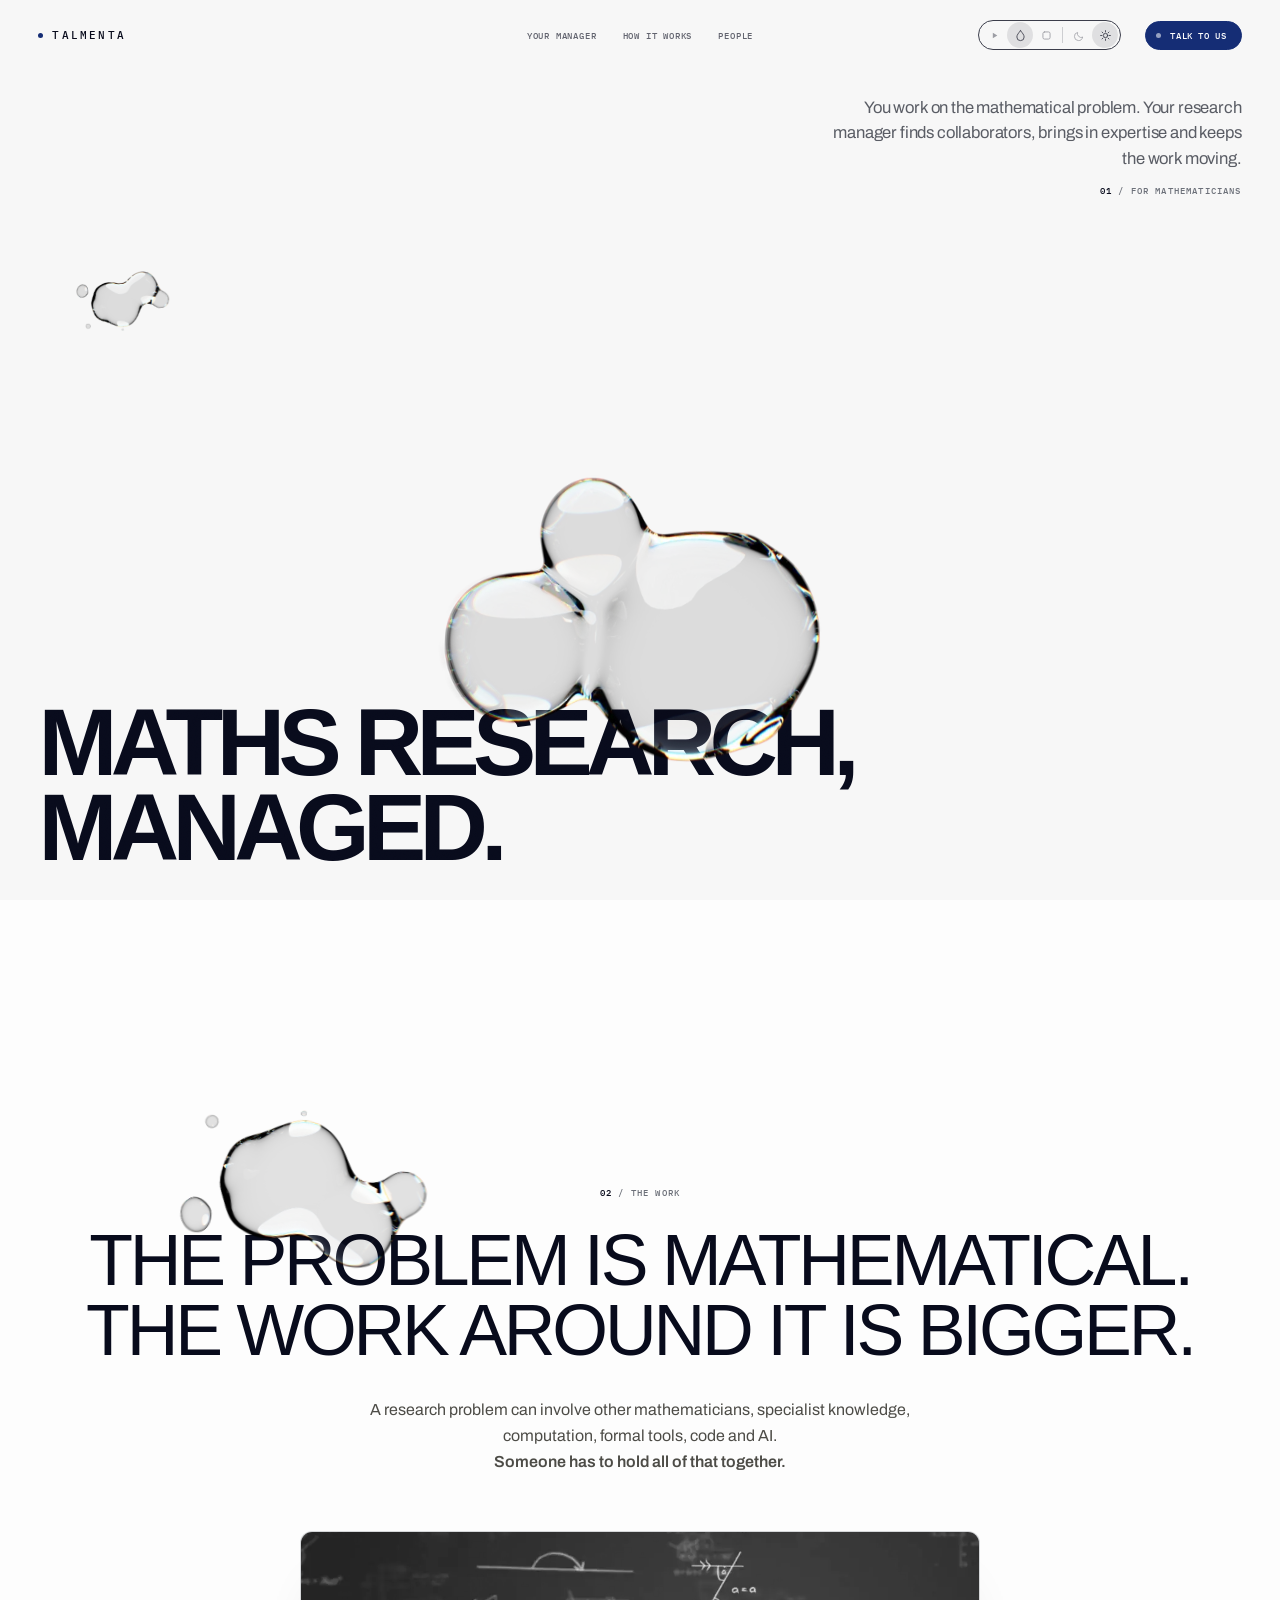
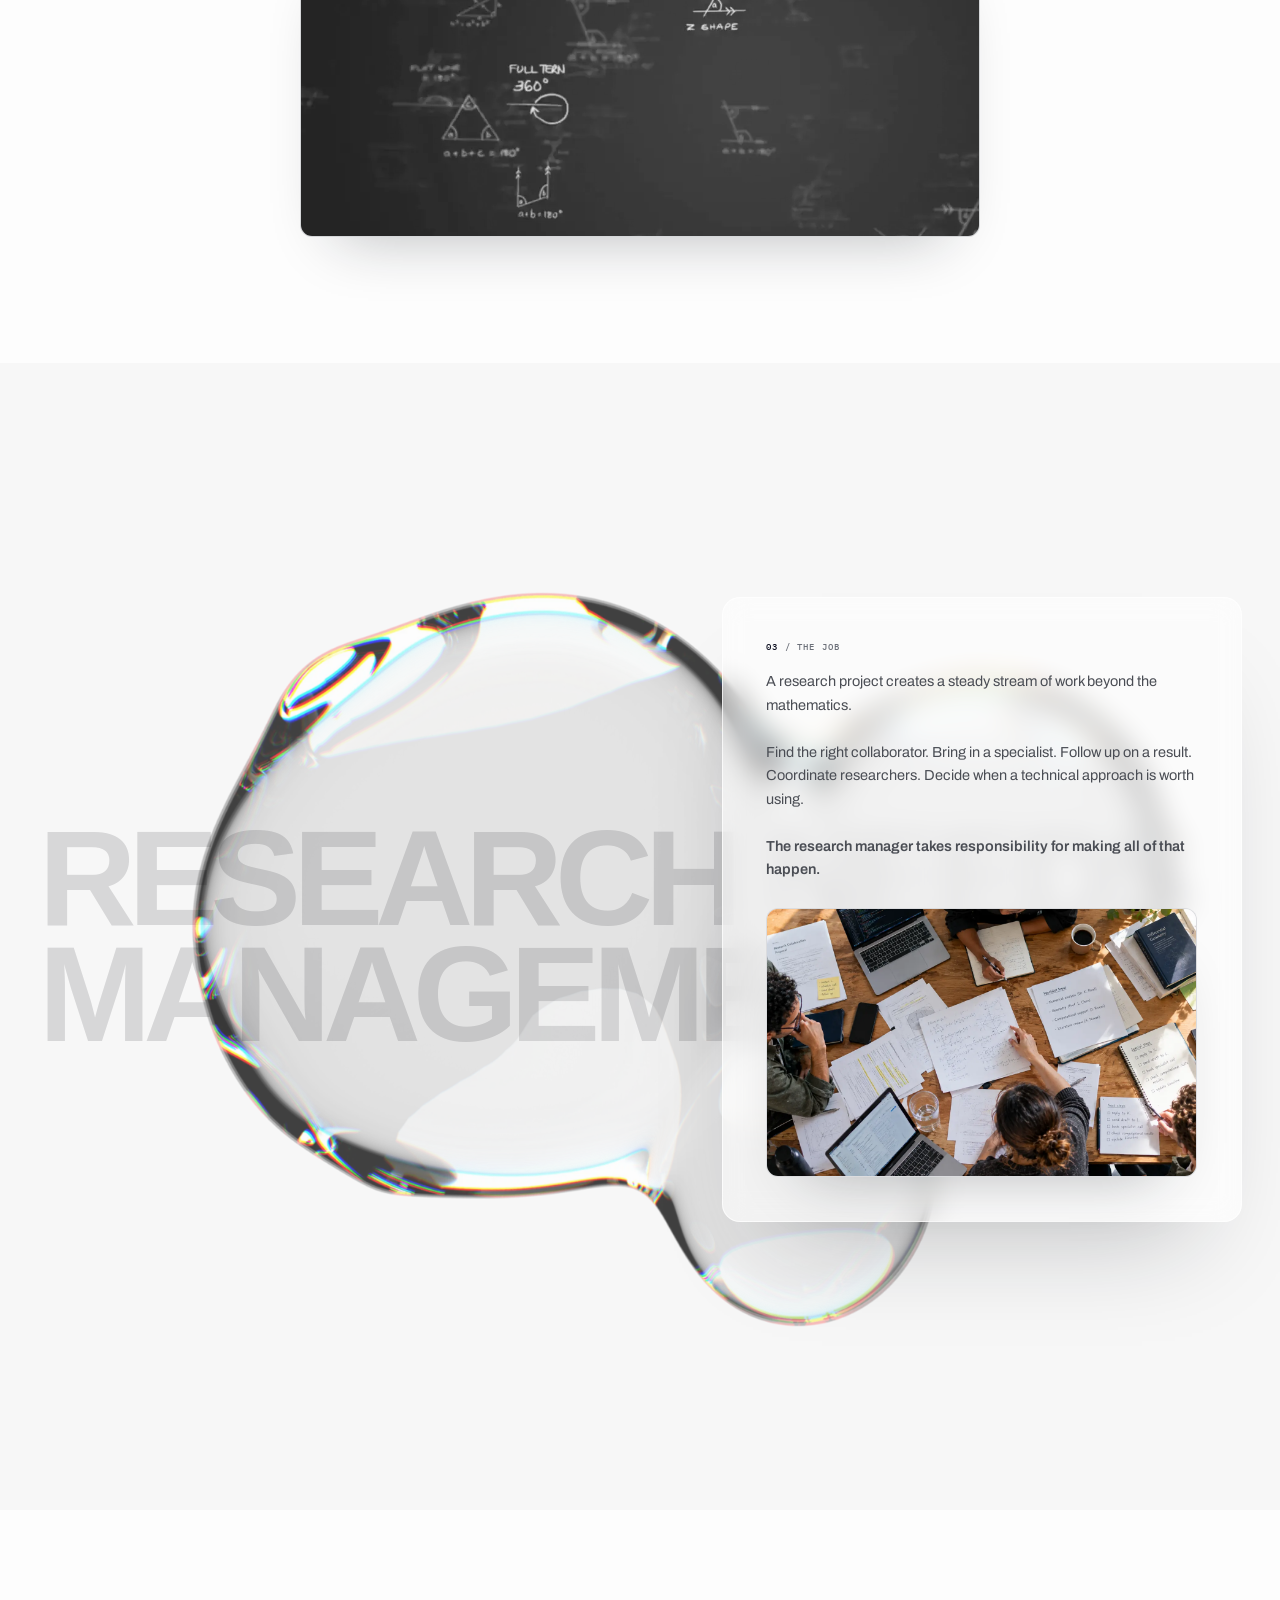
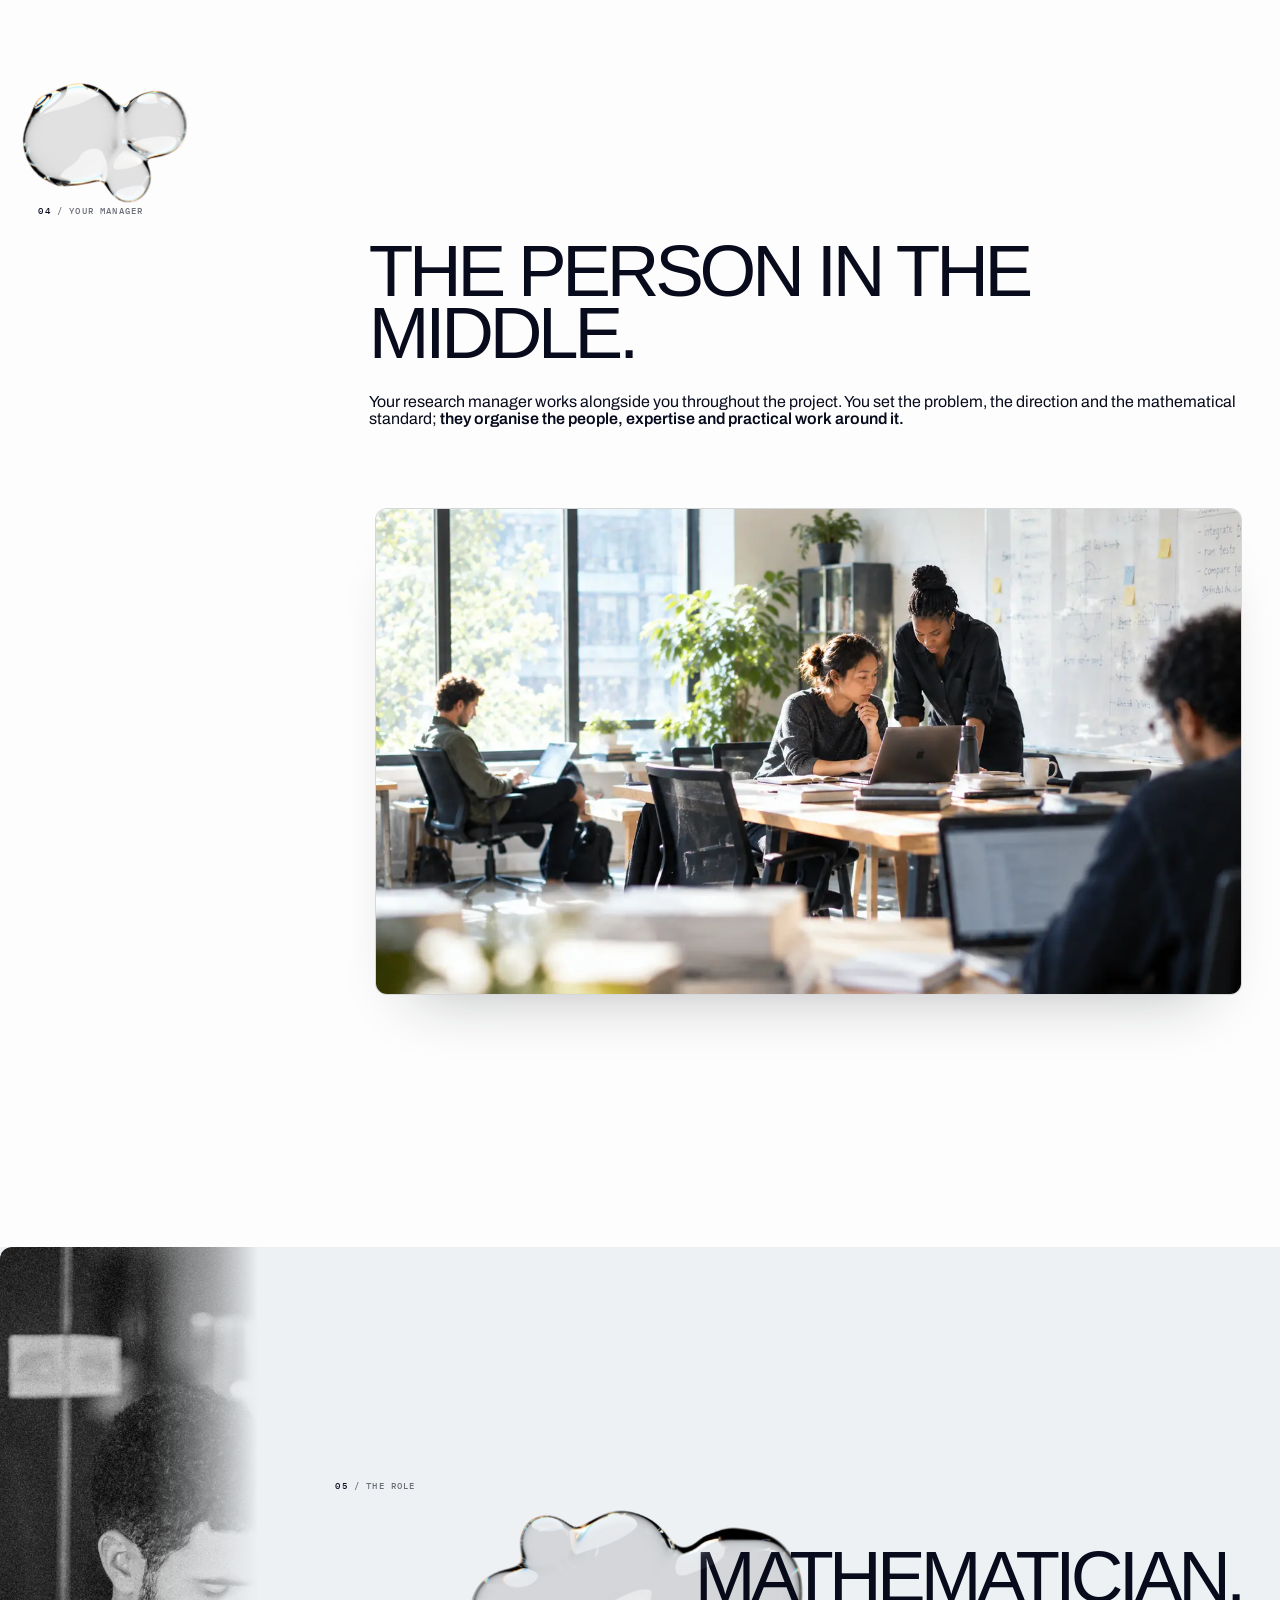
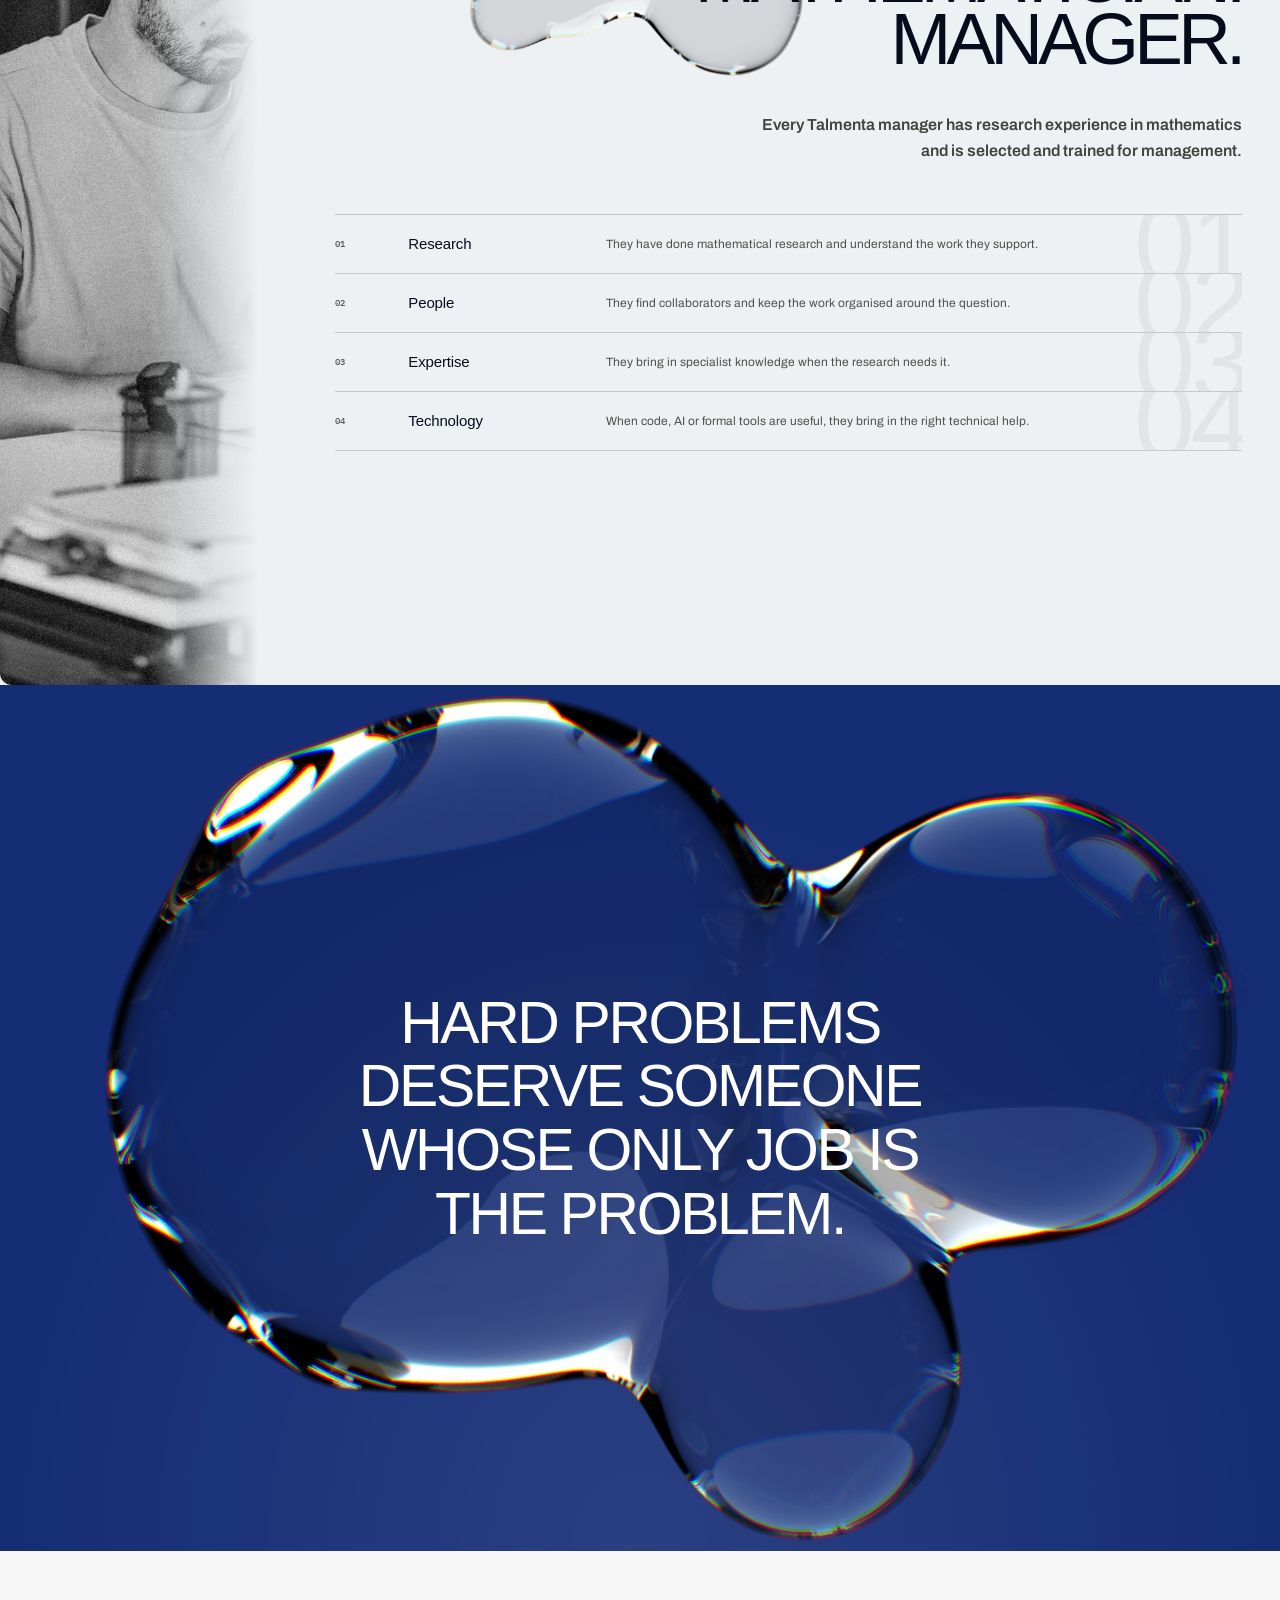
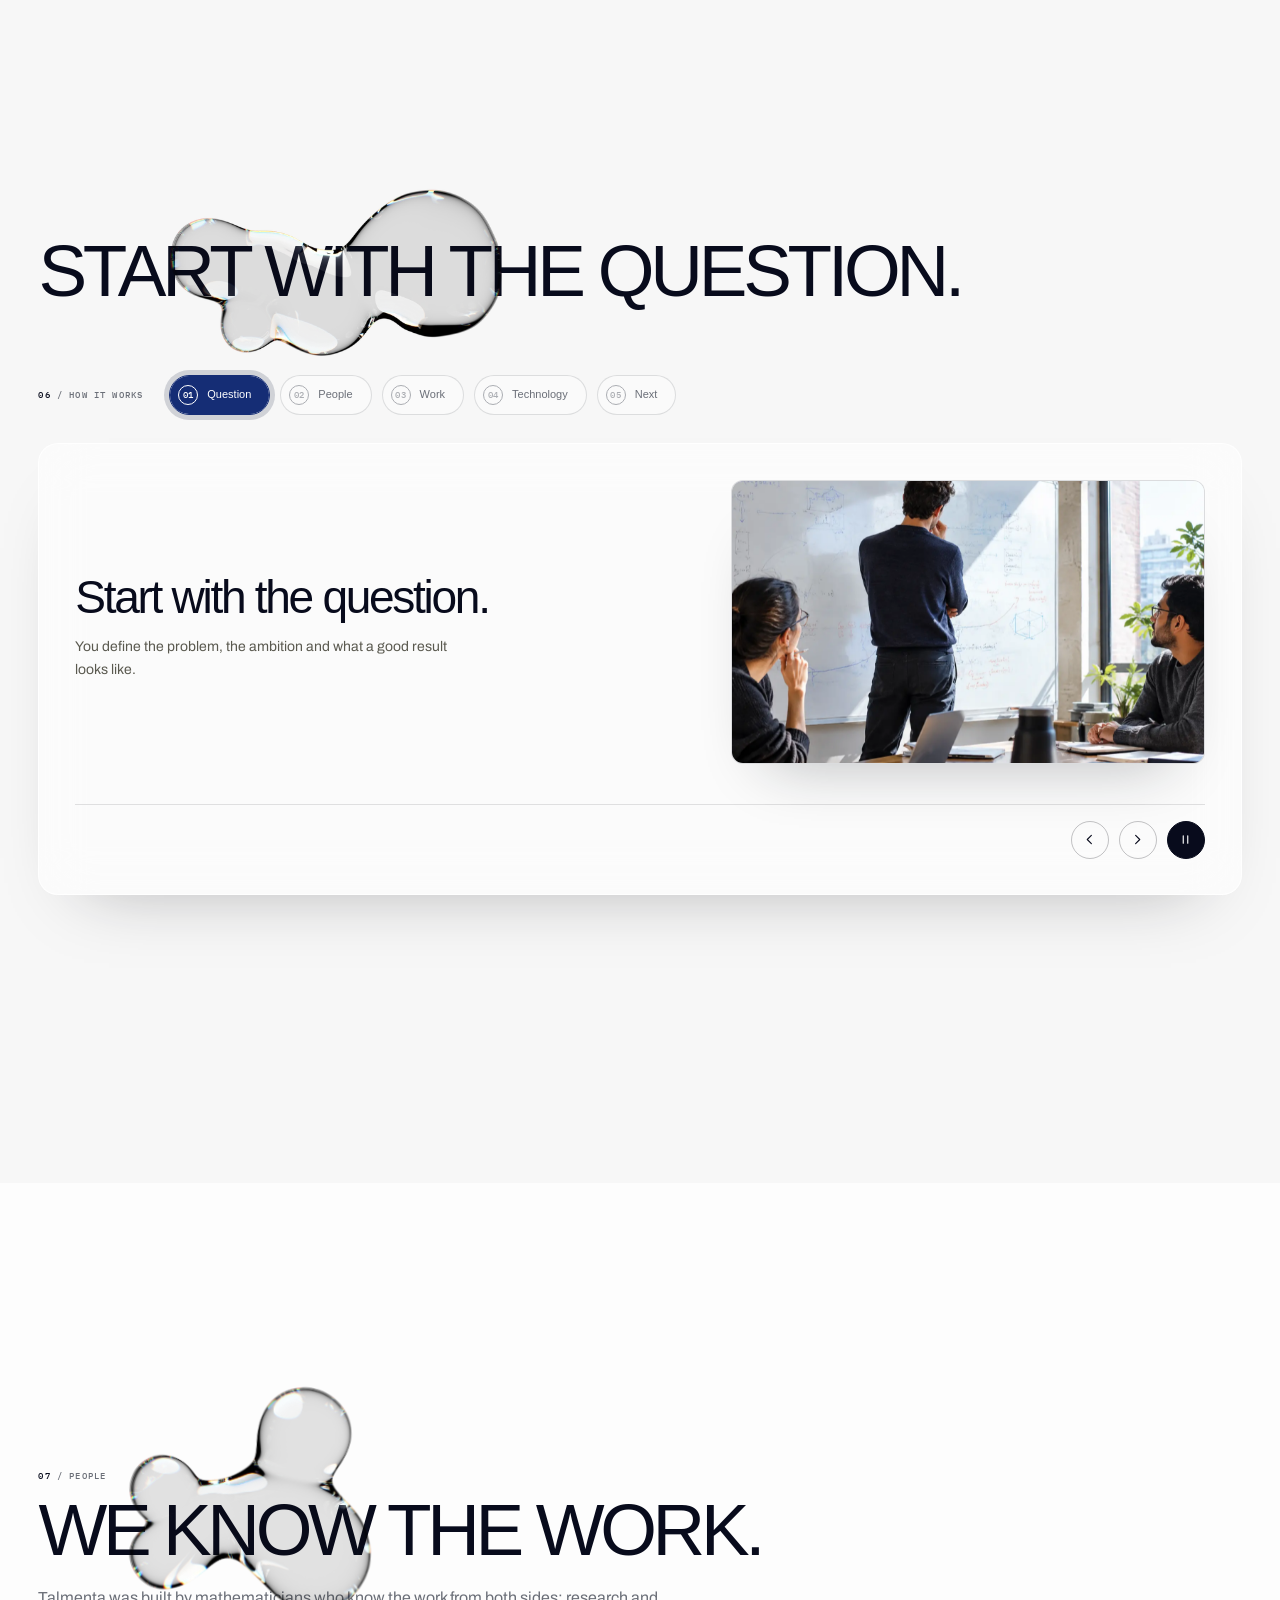
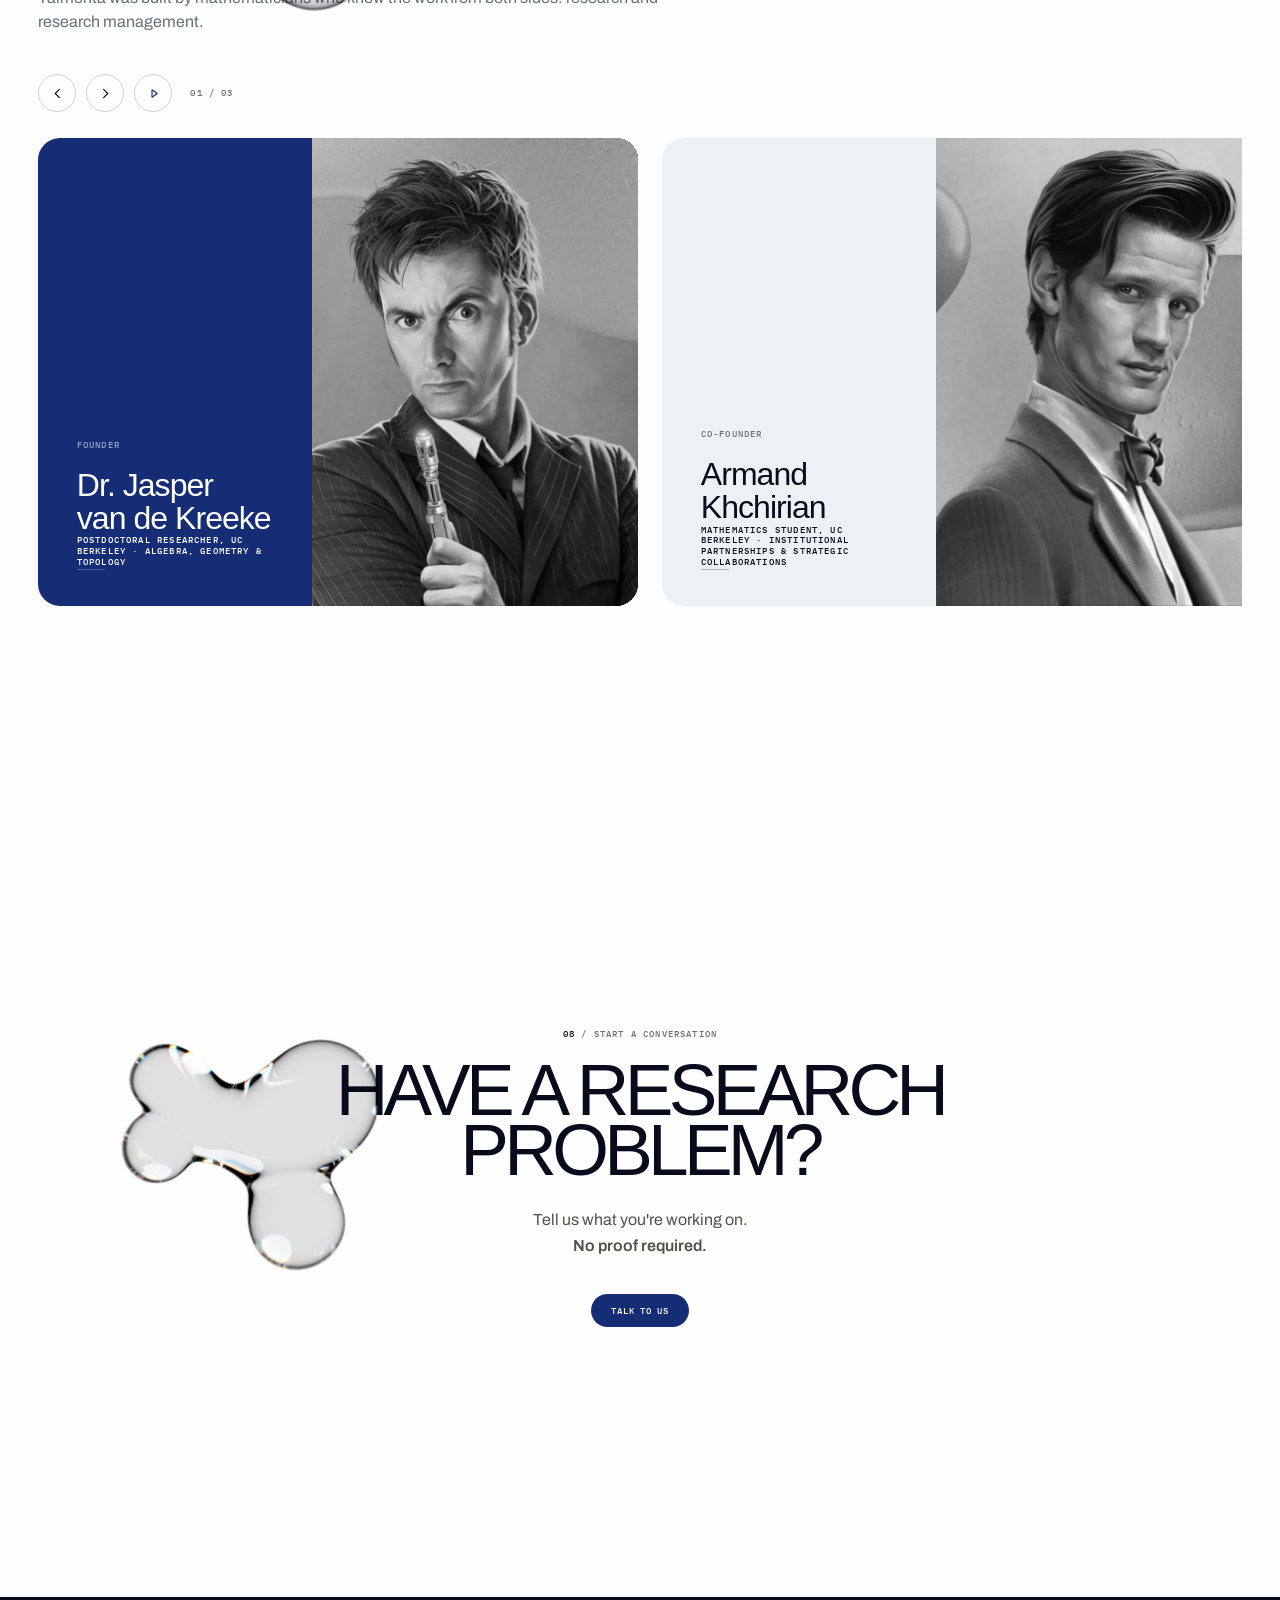
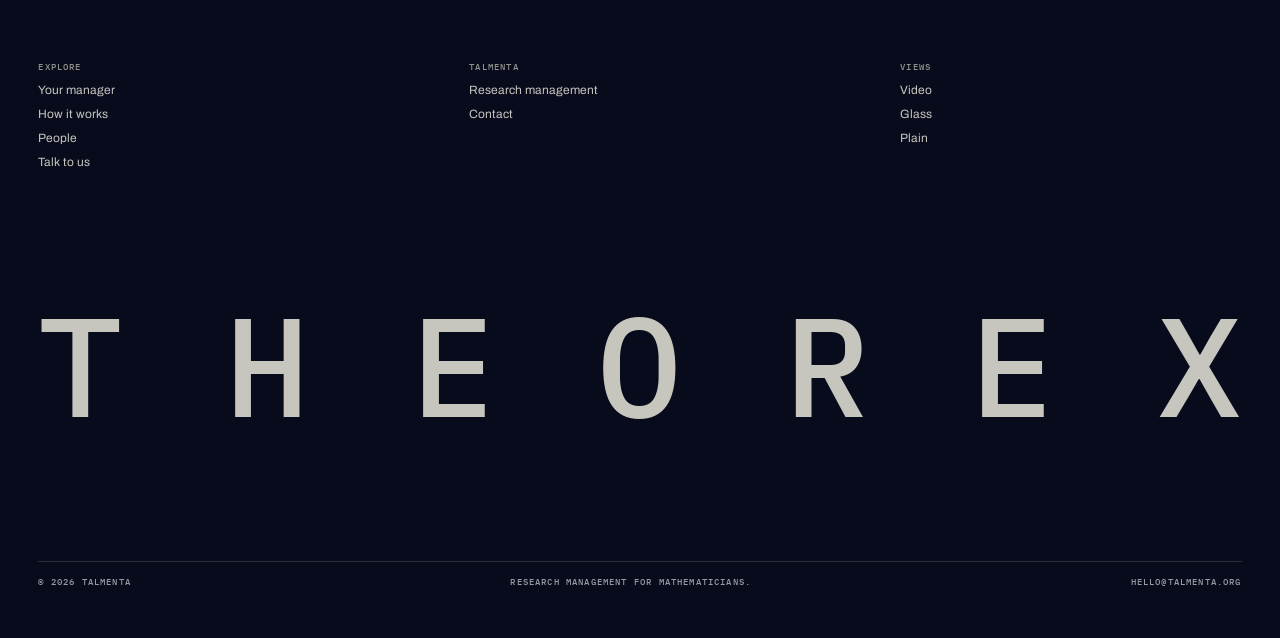
<file: glass.html>
<!DOCTYPE html>
<html lang="en">
 <head>
  <script>(function(){try{var d=document.documentElement,s=localStorage.getItem('talmenta-theme');d.dataset.theme=s||(window.matchMedia&&window.matchMedia('(prefers-color-scheme: light)').matches?'light':'dark');}catch(e){document.documentElement.dataset.theme='dark';}})();</script>
  <meta charset="utf-8"/>
  <meta content="width=device-width,initial-scale=1" name="viewport"/>
  <title>
   Talmenta &middot; Glass &middot; Research management for mathematicians
  </title>
  <meta content="Talmenta provides dedicated research managers for mathematicians. They organise collaborators, specialist expertise and technical work around mathematical research." name="description"/>
  <link href="https://api.fontshare.com" rel="preconnect"/>
  <link href="https://fonts.googleapis.com" rel="preconnect"/>
  <link crossorigin="" href="https://fonts.gstatic.com" rel="preconnect"/>
  <link href="https://api.fontshare.com/v2/css?f[]=satoshi@500,600&amp;display=swap" rel="stylesheet"/>
  <link href="https://fonts.googleapis.com/css2?family=Archivo:wght@400;500;600&amp;family=IBM+Plex+Mono:wght@400;500&amp;display=swap" rel="stylesheet"/>
  <link href="data:image/svg+xml,%3Csvg xmlns='http://www.w3.org/2000/svg' viewBox='0 0 64 64'%3E%3Crect width='64' height='64' rx='14' fill='%2317171c'/%3E%3Ctext x='32' y='45' font-family='Arial,sans-serif' font-weight='700' font-size='34' fill='%23ffffff' text-anchor='middle'%3EM%3C/text%3E%3C/svg%3E" rel="icon"/>
  <svg aria-hidden="true" height="0" style="position:absolute;visibility:hidden" width="0">
   <defs>
    <filter color-interpolation-filters="sRGB" id="talmenta-duotone">
     <fecolormatrix type="matrix" values=".32 .56 .12 0 0 .32 .56 .12 0 0 .32 .56 .12 0 0 0 0 0 1 0">
     </fecolormatrix>
    </filter>
   </defs>
  </svg>
  <link href="css/talmenta-shared.css" rel="stylesheet"/>
  <link href="css/talmenta-glass.css" rel="stylesheet"/>
 </head>
 <body>
  <header class="header" id="siteHeader">
   <div class="header-left">
    <a class="logo" href="index.html">
     <span class="logo-dot">
     </span>
     TALMENTA
    </a>
   </div>
   <nav class="nav">
    <a href="#manager">
     Your manager
    </a>
    <a href="#programme">
     How it works
    </a>
    <a href="#people">
     People
    </a>
   </nav>
   <div class="controls-shell" aria-label="Site display controls">
    <div class="hero-style-toggle" role="navigation" aria-label="Hero style">
     <span class="control-indicator" aria-hidden="true"></span>
     <a class="control-option" href="index.html" aria-label="Video hero" aria-current="false">
      <svg viewBox="0 0 20 20" aria-hidden="true"><path d="M7.4 5.6v8.8l7-4.4-7-4.4Z"/></svg>
     </a>
     <a class="control-option active" href="glass.html" aria-label="Glass hero" aria-current="page">
      <svg viewBox="0 0 20 20" aria-hidden="true"><path d="M10 2.6c3 3.6 5.6 6.6 5.6 9.7A5.6 5.6 0 1 1 4.4 12.3C4.4 9.2 7 6.2 10 2.6Z"/></svg>
     </a>
     <a class="control-option" href="plain.html" aria-label="Plain hero" aria-current="false">
      <svg viewBox="0 0 20 20" aria-hidden="true"><rect x="4.5" y="4.5" width="11" height="11" rx="2.5"/></svg>
     </a>
    </div>
    <span class="controls-divider" aria-hidden="true"></span>
    <button class="theme-toggle" id="themeToggle" type="button" aria-pressed="false" aria-label="Switch to light mode">
     <span class="theme-track" aria-hidden="true">
      <span class="theme-indicator"></span>
      <span class="theme-icon moon"><svg viewBox="0 0 20 20" aria-hidden="true"><path d="M14.8 12.9A6.2 6.2 0 0 1 7.1 5.2 6.4 6.4 0 1 0 14.8 12.9Z"/></svg></span>
      <span class="theme-icon sun"><svg viewBox="0 0 20 20" aria-hidden="true"><circle cx="10" cy="10" r="3.3"/><path d="M10 2.5v2M10 15.5v2M17.5 10h-2M4.5 10h-2M15.3 4.7l-1.4 1.4M6.1 13.9l-1.4 1.4M15.3 15.3l-1.4-1.4M6.1 6.1 4.7 4.7"/></svg></span>
     </span>
    </button>
   </div>
   <a class="header-cta fill-hover" href="mailto:hello@talmenta.org">
    <span class="cta-label">
     Talk to us
    </span>
   </a>
  </header>
  <main>
   <section class="hero bg-dark" data-section="FOR MATHEMATICIANS">
    <div aria-hidden="true" class="glass-field hero-glass-field">
     <div class="glass hero-text-glass" style="width:clamp(420px,36.4vw,672px);--x:calc(42% + 90px);--y:calc(69vh + 5px);--dx:18px;--dy:-14px;--r:3deg;--dr:-2deg;--speed:46s">
      <img alt="" decoding="async" loading="eager" src="talmentapics/glass/(5).webp"/>
     </div>
     <div class="glass hero-small-glass" style="width:clamp(63px,7.5vw,114px);--x:9%;--y:33.5vh;--dx:18px;--dy:-14px;--r:-4deg;--dr:-2deg;--speed:46s">
      <img alt="" decoding="async" loading="eager" src="talmentapics/glass/(3).webp"/>
     </div>
    </div>
    <div class="hero-top reveal">
     <p class="hero-sub">
      You work on the mathematical problem. Your research manager finds collaborators, brings in expertise and keeps the work moving.
     </p>
     <span class="hero-eyebrow mono">
      <strong>
       01
      </strong>
      / FOR MATHEMATICIANS
     </span>
    </div>
    <div class="hero-inner">
     <h1 class="reveal glass-title">
      <span>
       MATHS RESEARCH,
       <b class="hero-accent">
        MANAGED.
       </b>
      </span>
     </h1>
    </div>
   </section>
   <section class="shift bg-dark" data-section="THE WORK" id="model">
    <div aria-hidden="true" class="glass-field">
     <div class="glass" style="--x:calc(50% - 330px);--y:calc(31% - 50px);--dx:18px;--dy:-14px;--r:4deg;--dr:-2deg;--speed:46s">
      <img alt="" decoding="async" loading="lazy" src="talmentapics/glass/(11).webp"/>
     </div>
    </div>
    <div class="container shift-inner">
     <div class="eyebrow mono reveal">
      <strong>
       02
      </strong>
      / THE WORK
     </div>
     <h2 class="reveal">
      THE PROBLEM IS MATHEMATICAL. THE WORK AROUND IT IS BIGGER.
     </h2>
     <p class="shift-sub reveal">
      A research problem can involve other mathematicians, specialist knowledge, computation, formal tools, code and AI.
      <br/>
      <strong>
       Someone has to hold all of that together.
      </strong>
     </p>
     <div class="shift-media media-frame dark transparent reveal">
      <video data-src="talmentapics/talmenta-research-model-expansion.mp4" loop="" muted="" playsinline="" poster="talmentapics/talmenta-research-model-expansion-poster.webp" preload="none">
      </video>
     </div>
    </div>
   </section>
   <section class="thesis bg-dark" data-section="THE JOB">
    <img alt="" aria-hidden="true" class="thesis-glass" decoding="async" loading="lazy" src="talmentapics/glass/(7).webp"/>
    <div aria-hidden="true" class="thesis-ghost reveal">
     RESEARCH NEEDS MANAGEMENT
    </div>
    <div class="thesis-panel reveal">
     <div class="eyebrow mono">
      <strong>
       03
      </strong>
      / THE JOB
     </div>
     <p>
      A research project creates a steady stream of work beyond the mathematics.
      <br/>
      <br/>
      Find the right collaborator. Bring in a specialist. Follow up on a result. Coordinate researchers. Decide when a technical approach is worth using.
      <br/>
      <br/>
      <strong>
       The research manager takes responsibility for making all of that happen.
      </strong>
     </p>
     <div class="media-frame dark">
      <img alt="" decoding="async" loading="lazy" src="talmentapics/talmenta-human-research-system.webp"/>
     </div>
    </div>
   </section>
   <section class="human" data-section="YOUR MANAGER" id="manager-overview">
    <div aria-hidden="true" class="glass-field">
     <div class="glass" style="width:clamp(180px,16vw,270px);--x:calc(10% - 15px);--y:calc(15% - 33px + 68px);--dx:18px;--dy:-14px;--r:-5deg;--dr:-2deg;--speed:46s">
      <img alt="" decoding="async" loading="lazy" src="talmentapics/glass/(9).webp"/>
     </div>
    </div>
    <div class="container">
     <div class="section-head reveal">
      <div class="eyebrow mono">
       <strong>
        04
       </strong>
       / YOUR MANAGER
      </div>
      <div>
       <h2>
        THE PERSON IN THE MIDDLE.
       </h2>
       <p class="manager-intro">
        Your research manager works alongside you throughout the project. You set the problem, the direction and the mathematical standard;
        <strong>
         they organise the people, expertise and practical work around it.
        </strong>
       </p>
      </div>
     </div>
     <div class="human-media media-frame reveal">
      <img alt="" decoding="async" loading="lazy" src="talmentapics/talmenta-research-collaboration.webp"/>
     </div>
    </div>
   </section>
   <section class="role" data-section="THE ROLE" id="manager">
    <div aria-hidden="true" class="glass-field">
     <div class="glass glass-flip" style="width:clamp(273px,26vw,468px);--x:calc(21% + 360px);--y:calc(28% - 55px + 13vh);--dx:18px;--dy:-14px;--r:0deg;--dr:-2deg;--speed:46s">
      <img alt="" decoding="async" loading="lazy" src="talmentapics/glass/(6).webp"/>
     </div>
    </div>
    <div class="role-spine reveal-left">
     <div class="media-frame">
      <img alt="" decoding="async" loading="lazy" src="talmentapics/talmenta-role-manager-spine.webp"/>
     </div>
    </div>
    <div class="role-body">
     <div class="eyebrow mono reveal">
      <strong>
       05
      </strong>
      / THE ROLE
     </div>
     <div class="role-heading-wrap reveal-right">
      <h2>
       MATHEMATICIAN. MANAGER.
      </h2>
     </div>
     <div class="role-copy reveal-right">
      <p>
       <strong>
        Every Talmenta manager has research experience in mathematics and is selected and trained for management.
       </strong>
      </p>
     </div>
     <div class="role-list reveal">
      <div class="role-item">
       <span class="n">
        01
       </span>
       <strong>
        Research
       </strong>
       <span class="d">
        They have done mathematical research and understand the work they support.
       </span>
       <span aria-hidden="true" class="ghost">
        01
       </span>
      </div>
      <div class="role-item">
       <span class="n">
        02
       </span>
       <strong>
        People
       </strong>
       <span class="d">
        They find collaborators and keep the work organised around the question.
       </span>
       <span aria-hidden="true" class="ghost">
        02
       </span>
      </div>
      <div class="role-item">
       <span class="n">
        03
       </span>
       <strong>
        Expertise
       </strong>
       <span class="d">
        They bring in specialist knowledge when the research needs it.
       </span>
       <span aria-hidden="true" class="ghost">
        03
       </span>
      </div>
      <div class="role-item">
       <span class="n">
        04
       </span>
       <strong>
        Technology
       </strong>
       <span class="d">
        When code, AI or formal tools are useful, they bring in the right technical help.
       </span>
       <span aria-hidden="true" class="ghost">
        04
       </span>
      </div>
     </div>
    </div>
   </section>
   <section class="signal">
    <img alt="" aria-hidden="true" class="signal-glass" decoding="async" loading="lazy" src="talmentapics/glass/(7).webp"/>
    <div class="container signal-inner reveal">
     <h3>
      HARD PROBLEMS DESERVE SOMEONE WHOSE ONLY JOB IS THE PROBLEM.
     </h3>
    </div>
   </section>
   <section class="programme" data-section="HOW IT WORKS" id="programme">
    <div aria-hidden="true" class="glass-field">
     <div class="glass" style="width:clamp(293px,25.9vw,431px);--x:calc(29% - 40px);--y:calc(19% - 20px + 16vh - 40px);--dx:18px;--dy:-14px;--r:0deg;--dr:-2deg;--speed:46s">
      <img alt="" decoding="async" loading="lazy" src="talmentapics/glass/(10).webp"/>
     </div>
    </div>
    <div class="container">
     <div class="programme-intro reveal">
      <h2>
       START WITH THE QUESTION.
      </h2>
     </div>
     <div class="carousel reveal" data-carousel="">
      <div class="carousel-pillrow">
       <span class="eyebrow mono carousel-label">
        <strong>
         06
        </strong>
        / HOW IT WORKS
       </span>
       <div aria-label="How it works stages" class="carousel-pills" role="tablist">
        <button aria-selected="true" class="pill active" data-index="0" role="tab">
         <b>
          01
         </b>
         <span class="pill-label">
          Question
         </span>
        </button>
        <button aria-selected="false" class="pill" data-index="1" role="tab">
         <b>
          02
         </b>
         <span class="pill-label">
          People
         </span>
        </button>
        <button aria-selected="false" class="pill" data-index="2" role="tab">
         <b>
          03
         </b>
         <span class="pill-label">
          Work
         </span>
        </button>
        <button aria-selected="false" class="pill" data-index="3" role="tab">
         <b>
          04
         </b>
         <span class="pill-label">
          Technology
         </span>
        </button>
        <button aria-selected="false" class="pill" data-index="4" role="tab">
         <b>
          05
         </b>
         <span class="pill-label">
          Next
         </span>
        </button>
       </div>
      </div>
      <div class="carousel-card">
       <div class="carousel-slides">
        <article class="slide active" data-index="0">
         <div class="slide-copy">
          <h3>
           Start with the question.
          </h3>
          <p>
           You define the problem, the ambition and what a good result looks like.
          </p>
         </div>
         <div class="slide-visual media-frame">
          <img alt="" decoding="async" loading="lazy" src="talmentapics/talmenta-programme-question.webp"/>
         </div>
        </article>
        <article class="slide" data-index="1">
         <div class="slide-copy">
          <h3>
           Find the right people.
          </h3>
          <p>
           The manager finds collaborators, specialist mentors and technical contributors when the research needs them.
          </p>
         </div>
         <div class="slide-visual media-frame">
          <img alt="" decoding="async" loading="lazy" src="talmentapics/talmenta-programme-people.webp"/>
         </div>
        </article>
        <article class="slide" data-index="2">
         <div class="slide-copy">
          <h3>
           Keep the work moving.
          </h3>
          <p>
           They follow results, conversations and open questions, and make sure nothing important gets lost.
          </p>
         </div>
         <div class="slide-visual media-frame">
          <img alt="" decoding="async" loading="lazy" src="talmentapics/talmenta-programme-work.webp"/>
         </div>
        </article>
        <article class="slide" data-index="3">
         <div class="slide-copy">
          <h3>
           Use technology when it helps.
          </h3>
          <p>
           When code, AI or formal tools are useful, the manager brings in the right technical help.
          </p>
         </div>
         <div class="slide-visual media-frame">
          <img alt="" decoding="async" loading="lazy" src="talmentapics/talmenta-programme-tools.webp"/>
         </div>
        </article>
        <article class="slide" data-index="4">
         <div class="slide-copy">
          <h3>
           Bring it back to the question.
          </h3>
          <p>
           The manager brings results, decisions and next steps back to you.
          </p>
         </div>
         <div class="slide-visual media-frame">
          <img alt="" decoding="async" loading="lazy" src="talmentapics/talmenta-programme-next.webp"/>
         </div>
        </article>
       </div>
       <div class="carousel-controls">
        <div class="carousel-buttons">
         <button aria-label="Previous stage" class="carousel-arrow" data-dir="-1">
          <svg aria-hidden="true" viewbox="0 0 20 20">
           <path d="M12.5 4.5 7 10l5.5 5.5">
           </path>
          </svg>
         </button>
         <button aria-label="Next stage" class="carousel-arrow" data-dir="1">
          <svg aria-hidden="true" viewbox="0 0 20 20">
           <path d="m7.5 4.5 5.5 5.5-5.5 5.5">
           </path>
          </svg>
         </button>
         <button aria-label="Pause automatic sequence" class="carousel-play" data-play="">
          <svg aria-hidden="true" class="icon-pause" viewbox="0 0 20 20">
           <path d="M7 5v10M13 5v10">
           </path>
          </svg>
          <svg aria-hidden="true" class="icon-play" viewbox="0 0 20 20">
           <path d="m8 5 7 5-7 5z">
           </path>
          </svg>
         </button>
        </div>
       </div>
      </div>
     </div>
    </div>
   </section>
   <section class="people bg-dark" data-section="PEOPLE" id="people">
    <div aria-hidden="true" class="glass-field">
     <div class="glass" style="width:clamp(216px,19.2vw,324px);--x:calc(18% + 25px);--y:calc(18% - 75px + 16vh);--dx:18px;--dy:-14px;--r:-4deg;--dr:-2deg;--speed:46s">
      <img alt="" decoding="async" loading="lazy" src="talmentapics/glass/(13).webp"/>
     </div>
    </div>
    <div class="container">
     <div class="people-head reveal">
      <div class="eyebrow mono">
       <strong>
        07
       </strong>
       / PEOPLE
      </div>
      <h2>
       WE KNOW THE WORK.
      </h2>
      <p>
       Talmenta was built by mathematicians who know the work from both sides: research and research management.
      </p>
     </div>
     <div class="reveal" data-people-carousel="">
      <div class="people-controls">
       <button aria-label="Previous person" class="carousel-arrow" data-dir="-1">
        <svg aria-hidden="true" viewbox="0 0 20 20">
         <path d="M12.5 4.5 7 10l5.5 5.5">
         </path>
        </svg>
       </button>
       <button aria-label="Next person" class="carousel-arrow" data-dir="1">
        <svg aria-hidden="true" viewbox="0 0 20 20">
         <path d="m7.5 4.5 5.5 5.5-5.5 5.5">
         </path>
        </svg>
       </button>
       <button aria-label="Pause automatic sequence" class="carousel-play" data-play="">
        <svg aria-hidden="true" class="icon-pause" viewbox="0 0 20 20">
         <path d="M7 5v10M13 5v10">
         </path>
        </svg>
        <svg aria-hidden="true" class="icon-play" viewbox="0 0 20 20">
         <path d="m8 5 7 5-7 5z">
         </path>
        </svg>
       </button>
       <span class="mono people-index">
        01 / 03
       </span>
      </div>
      <div class="people-track-wrap">
       <div class="people-track">
        <article class="people-card" data-tone="accent">
         <div class="people-panel">
          <div class="people-role mono">
           Founder
          </div>
          <div class="people-name">
           Dr. Jasper
           <br/>
           van de Kreeke
          </div>
          <p class="people-detail mono">
           Postdoctoral researcher, UC Berkeley &middot; Algebra, geometry &amp; topology
          </p>
         </div>
         <div class="people-photo">
          <img alt="Portrait of Dr. Jasper van de Kreeke" decoding="async" loading="lazy" src="talmentapics/jasper-van-de-kreeke-portrait.webp"/>
          <img alt="" aria-hidden="true" class="people-color" decoding="async" loading="lazy" src="talmentapics/jasper-van-de-kreeke-portrait.webp"/>
         </div>
        </article>
        <article class="people-card" data-tone="sage">
         <div class="people-panel">
          <div class="people-role mono">
           Co-founder
          </div>
          <div class="people-name">
           Armand
           <br/>
           Khchirian
          </div>
          <p class="people-detail mono">
           Mathematics student, UC Berkeley &middot; Institutional partnerships &amp; strategic collaborations
          </p>
         </div>
         <div class="people-photo">
          <img alt="Portrait of Armand Khchirian" decoding="async" loading="lazy" src="talmentapics/armand-khchirian-portrait.webp"/>
          <img alt="" aria-hidden="true" class="people-color" decoding="async" loading="lazy" src="talmentapics/armand-khchirian-portrait.webp"/>
         </div>
        </article>
        <article class="people-card" data-tone="paper">
         <div class="people-panel">
          <div class="people-role mono">
           Research Manager
          </div>
          <div class="people-name">
           Fahad
           <br/>
           Sarwar
          </div>
          <p class="people-detail mono">
           MSc in Mathematics &middot; 10 research projects, about 30 researchers
          </p>
         </div>
         <div class="people-photo">
          <img alt="Portrait of Fahad Sarwar" decoding="async" loading="lazy" src="talmentapics/fahad-sarwar-portrait.webp"/>
          <img alt="" aria-hidden="true" class="people-color" decoding="async" loading="lazy" src="talmentapics/fahad-sarwar-portrait.webp"/>
         </div>
        </article>
       </div>
      </div>
     </div>
    </div>
   </section>
   <section class="start" data-section="START A CONVERSATION" id="start">
    <div aria-hidden="true" class="glass-field">
     <div class="glass" style="--x:calc(8% + 145px);--y:calc(50% - 100px);--dx:18px;--dy:-14px;--r:6deg;--dr:-2deg;--speed:46s">
      <img alt="" decoding="async" loading="lazy" src="talmentapics/glass/(15).webp"/>
     </div>
    </div>
    <div class="container start-center reveal">
     <div class="eyebrow mono">
      <strong>
       08
      </strong>
      / START A CONVERSATION
     </div>
     <h2>
      HAVE A RESEARCH PROBLEM?
     </h2>
     <p class="start-sub">
      Tell us what you're working on.
      <br/>
      <strong>
       No proof required.
      </strong>
     </p>
     <div class="start-actions">
      <form class="pill-contact" id="contactForm">
       <span>
        Talk to us
       </span>
       <span class="pill-contact-reveal">
        <input aria-label="Email address" class="pill-contact-input" name="email" placeholder="you@example.com" required="" type="email"/>
        <button aria-label="Send" class="pill-contact-submit" type="submit">
         <svg aria-hidden="true" viewbox="0 0 20 20">
          <path d="M4 10h11M10.5 5.5 15 10l-4.5 4.5">
          </path>
         </svg>
        </button>
       </span>
      </form>
     </div>
    </div>
   </section>
  </main>
  <footer>
   <div class="footer-grid">
    <div class="footer-col">
     <span class="label mono">
      EXPLORE
     </span>
     <a href="#manager">
      Your manager
     </a>
     <a href="#programme">
      How it works
     </a>
     <a href="#people">
      People
     </a>
     <a href="#start">
      Talk to us
     </a>
    </div>
    <div class="footer-col">
     <span class="label mono">
      TALMENTA
     </span>
     <a href="#programme">
      Research management
     </a>
     <a href="mailto:hello@talmenta.org">
      Contact
     </a>
    </div>
    <div class="footer-col footer-version-col">
     <span class="label mono">
      VIEWS
     </span>
     <a href="index.html">
      Video
     </a>
     <a href="glass.html">
      Glass
     </a>
     <a href="plain.html">
      Plain
     </a>
    </div>
   </div>
   <div aria-hidden="true" class="footer-mark">
    <span>
     T
    </span>
    <span>
     H
    </span>
    <span>
     E
    </span>
    <span>
     O
    </span>
    <span>
     R
    </span>
    <span>
     E
    </span>
    <span>
     X
    </span>
   </div>
   <div class="footer-bottom mono">
    <span>
     &copy; 2026 Talmenta
    </span>
    <span>
     Research management for mathematicians.
    </span>
    <span>
     hello@talmenta.org
    </span>
   </div>
  </footer>
  <script src="js/talmenta-shared.js">
  </script>
  <script src="js/talmenta-glass.js">
  </script>
 </body>
</html>
</file>
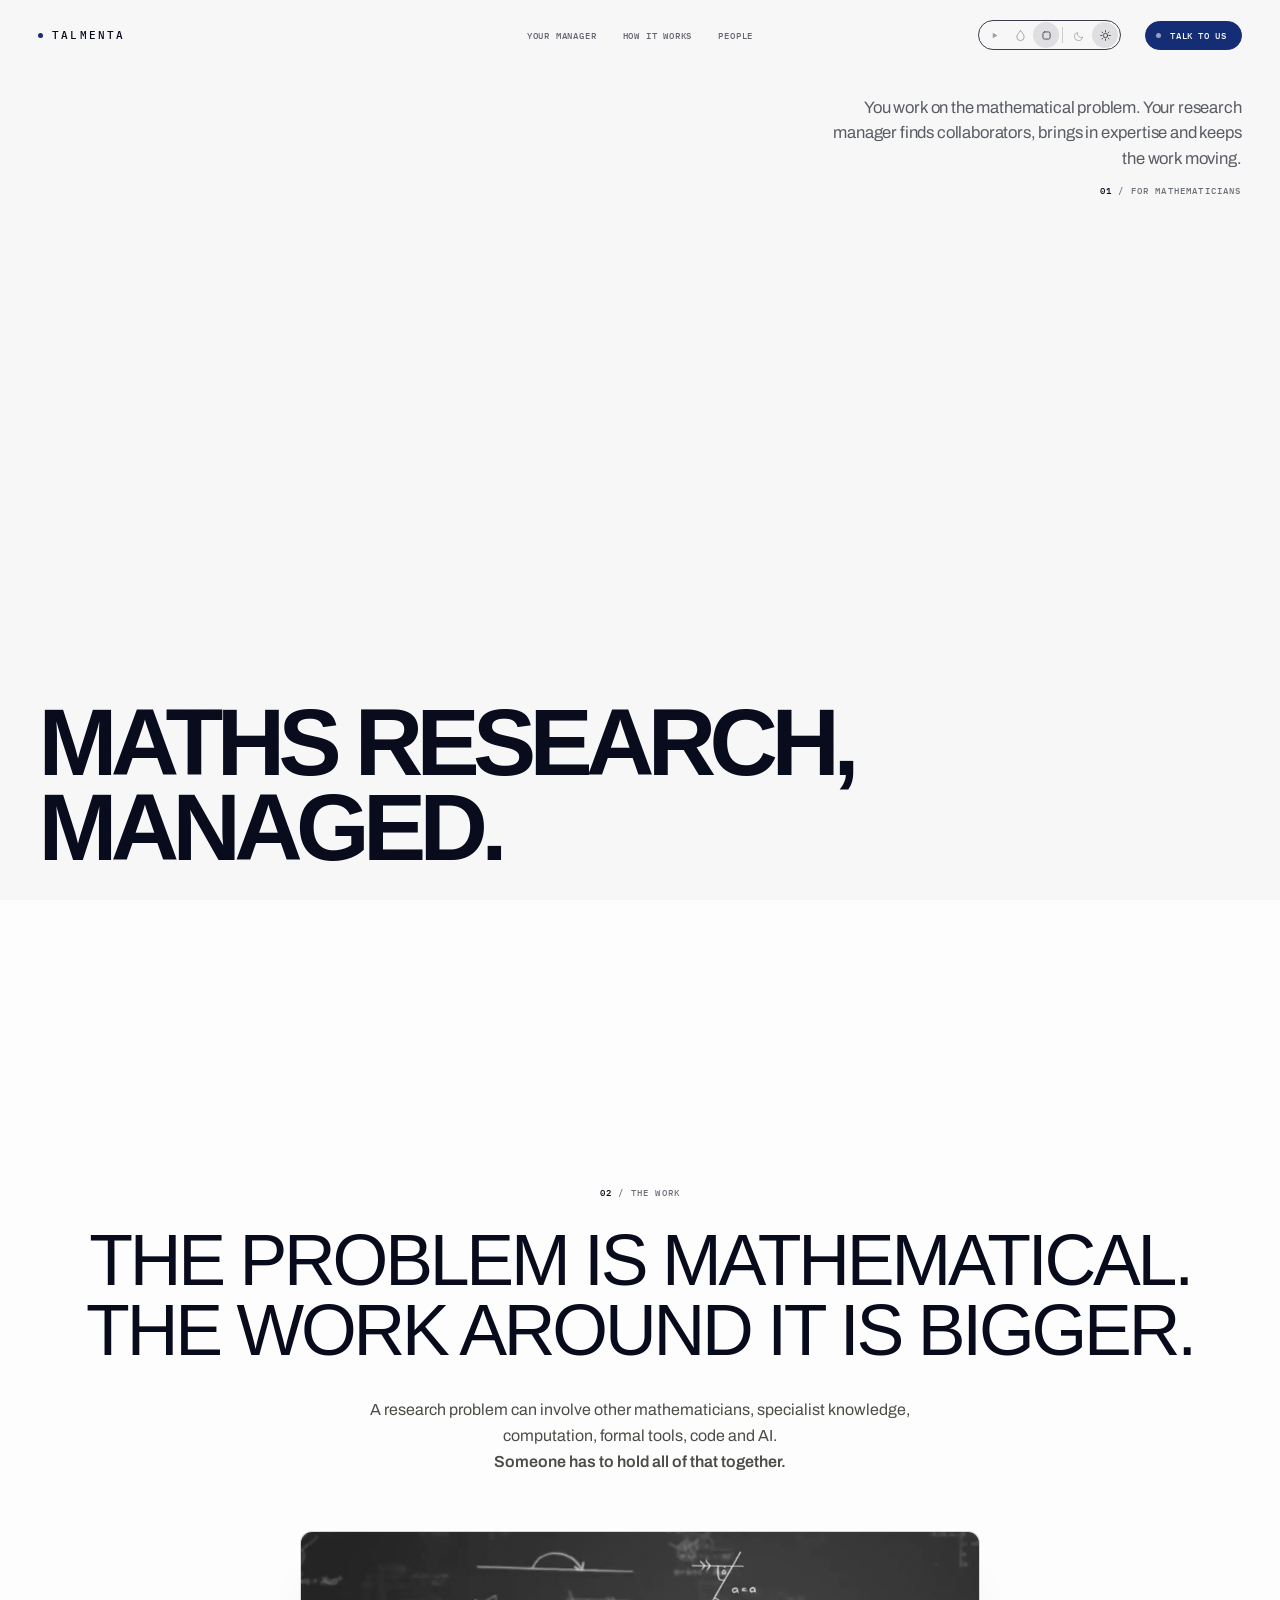
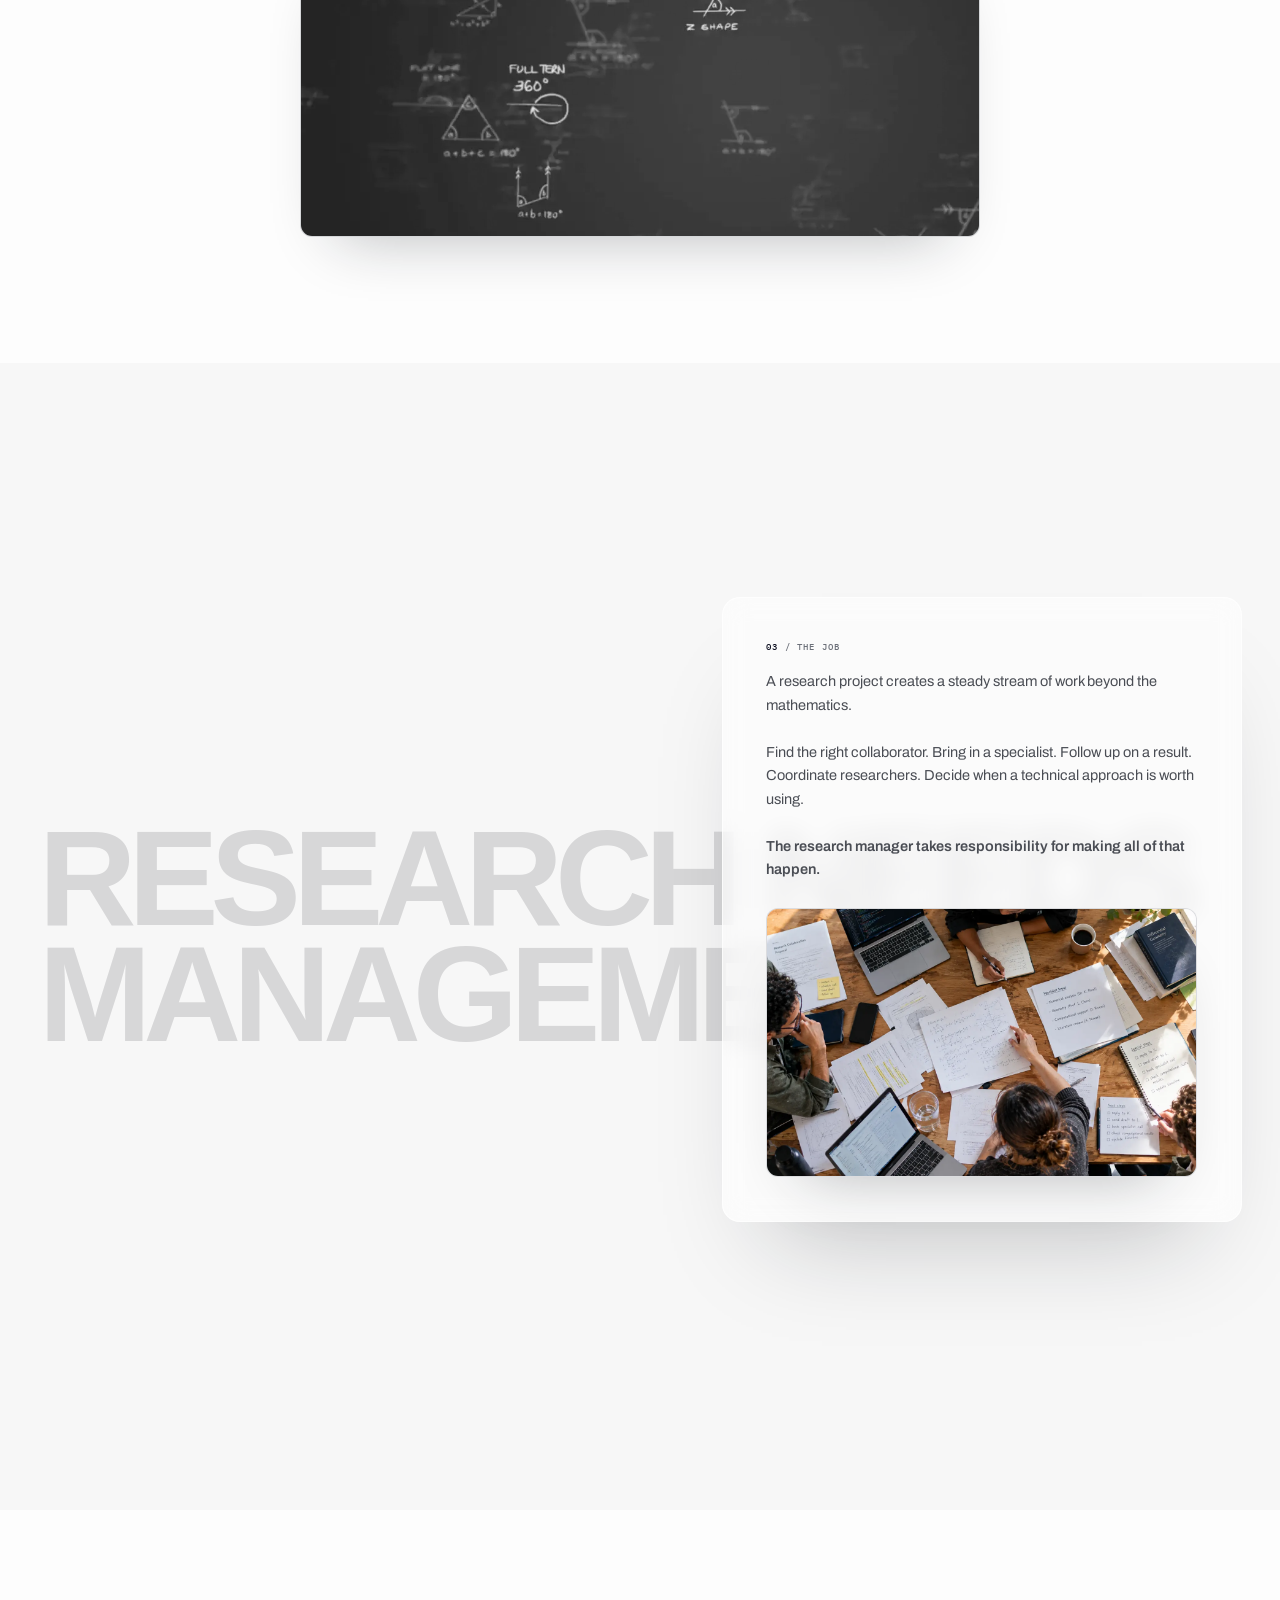
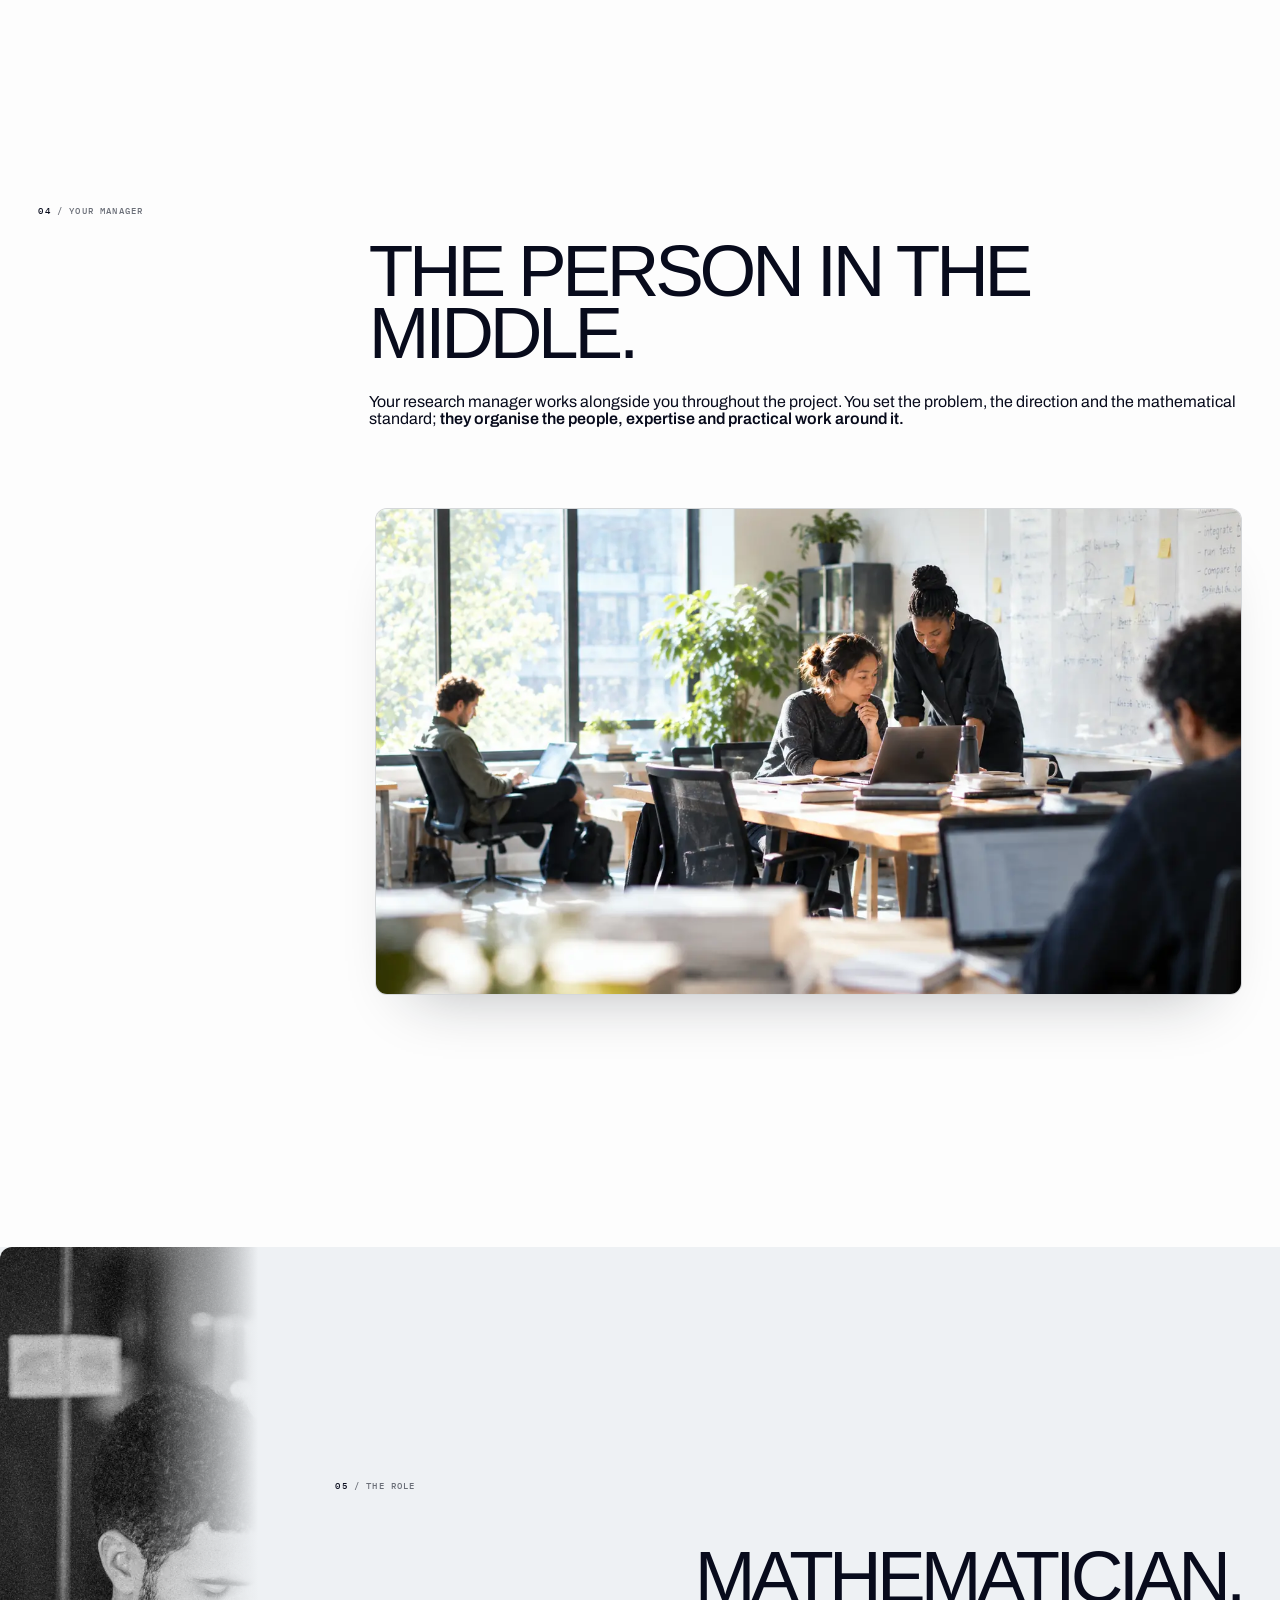
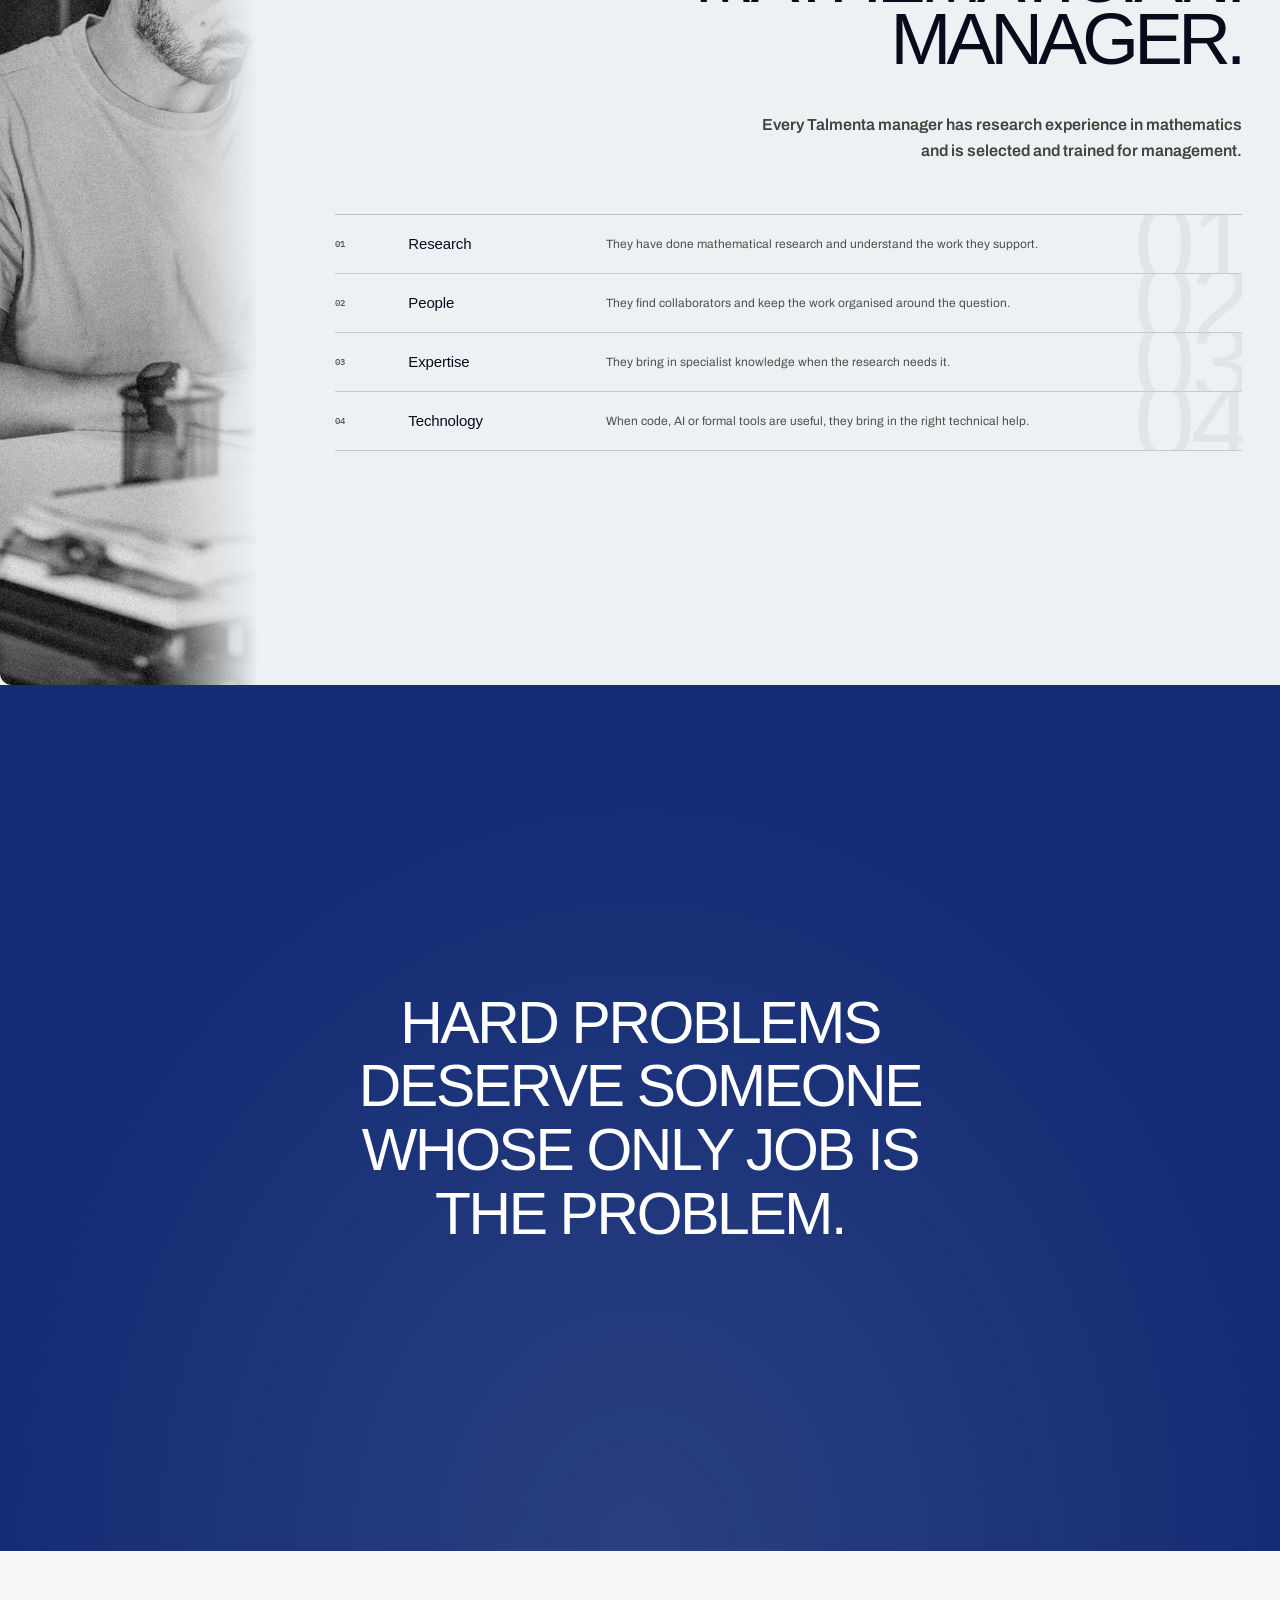
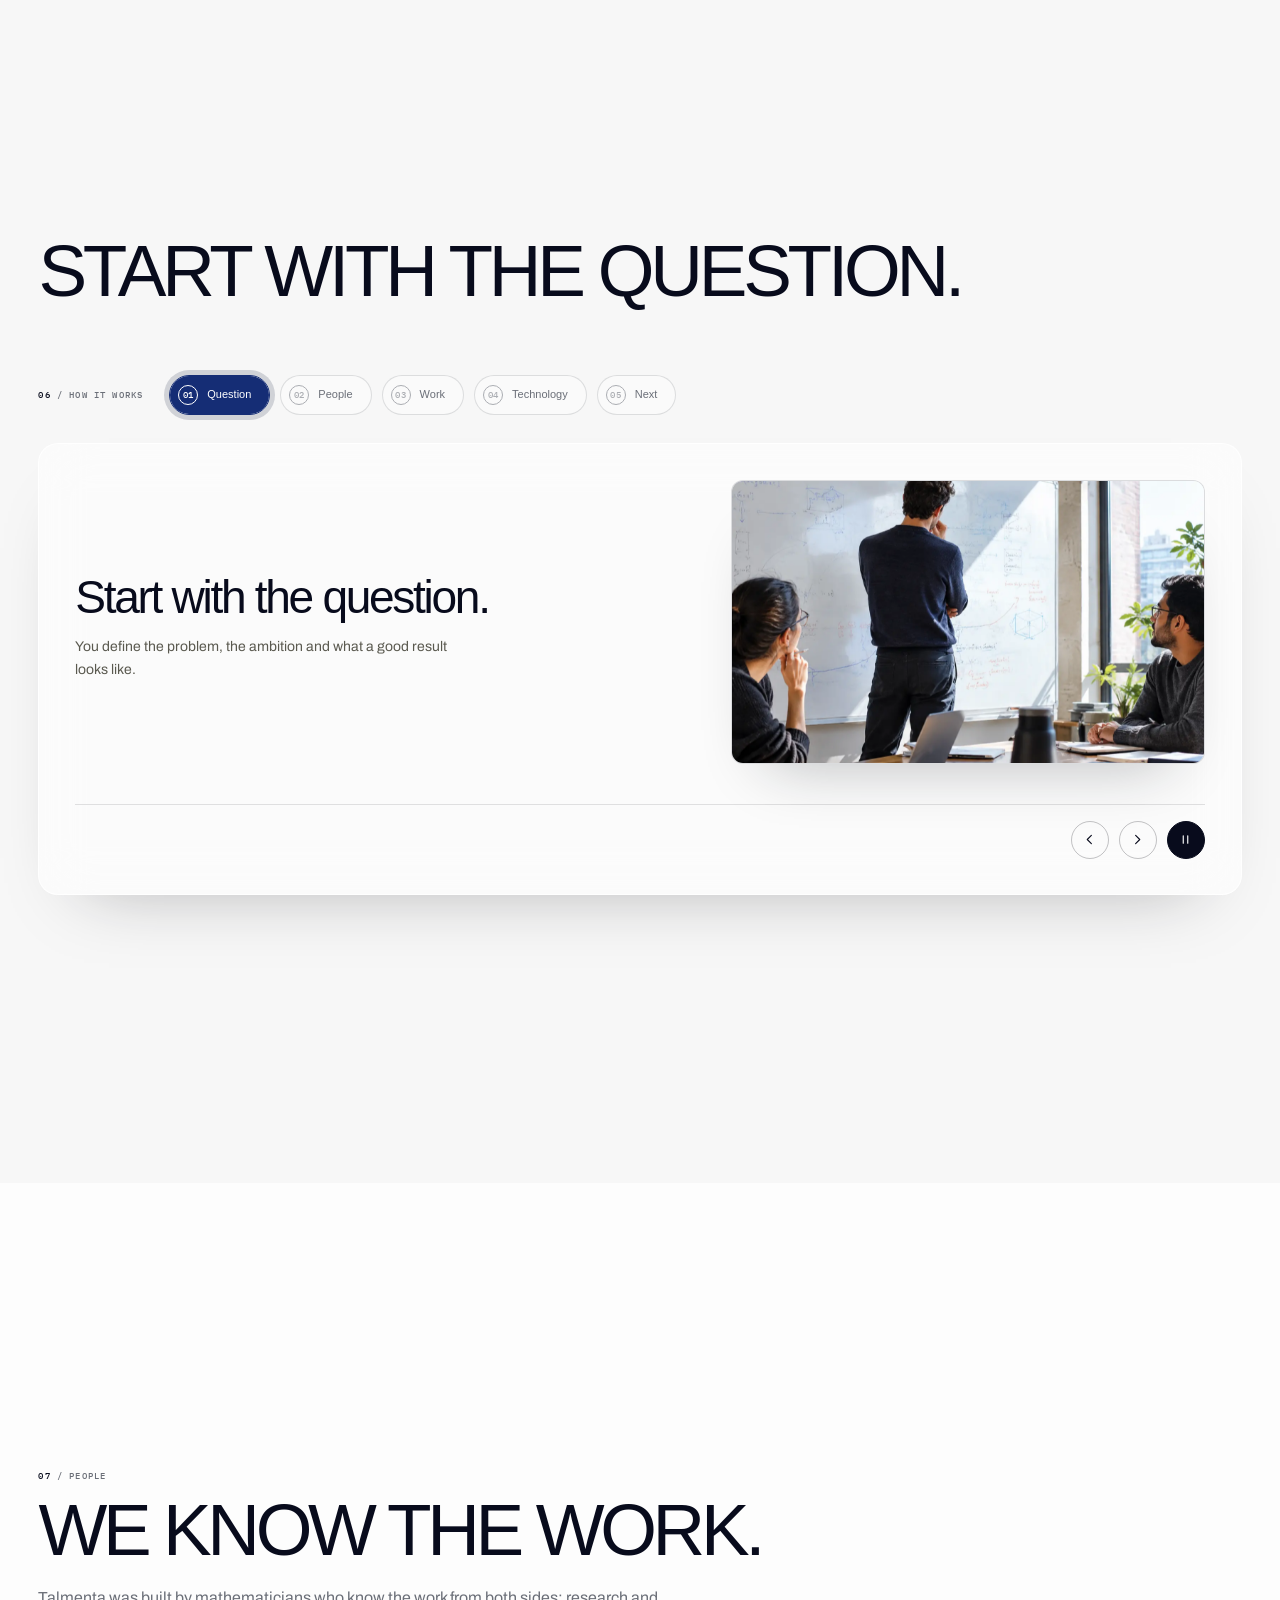
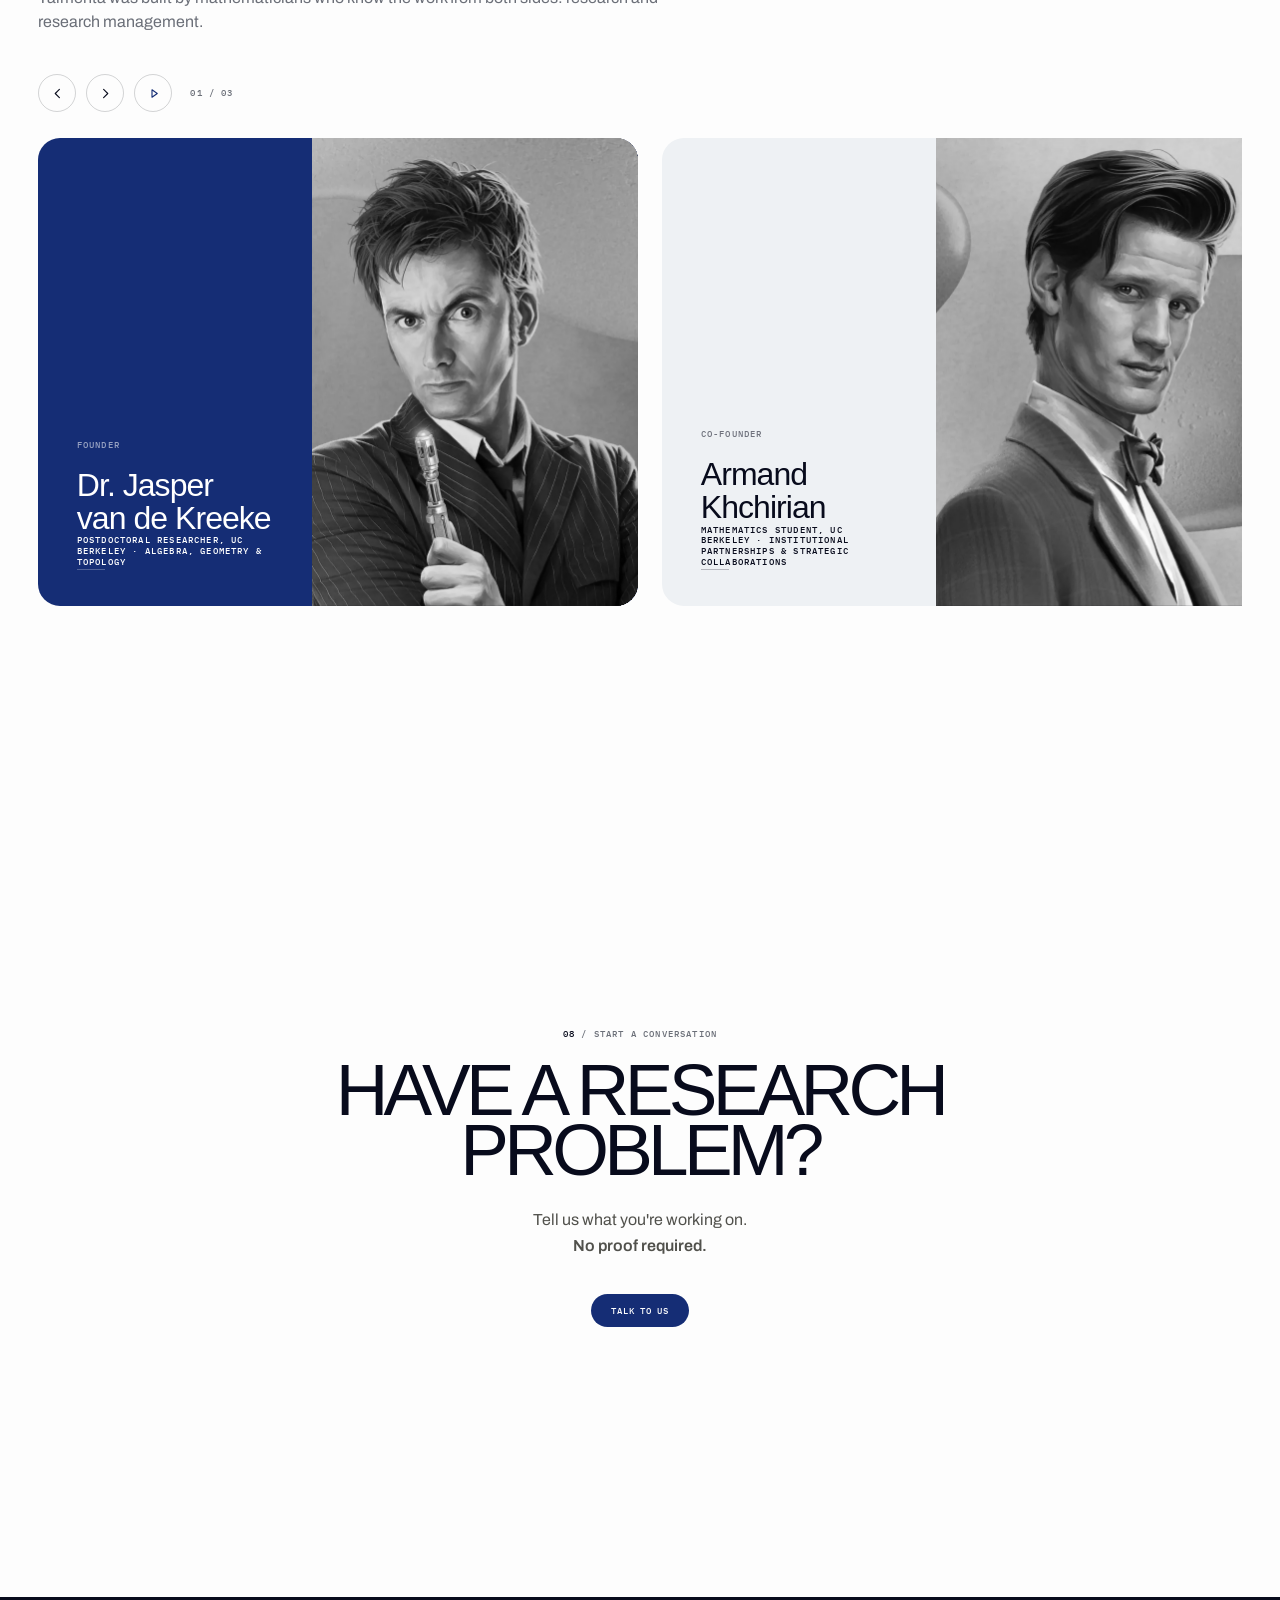
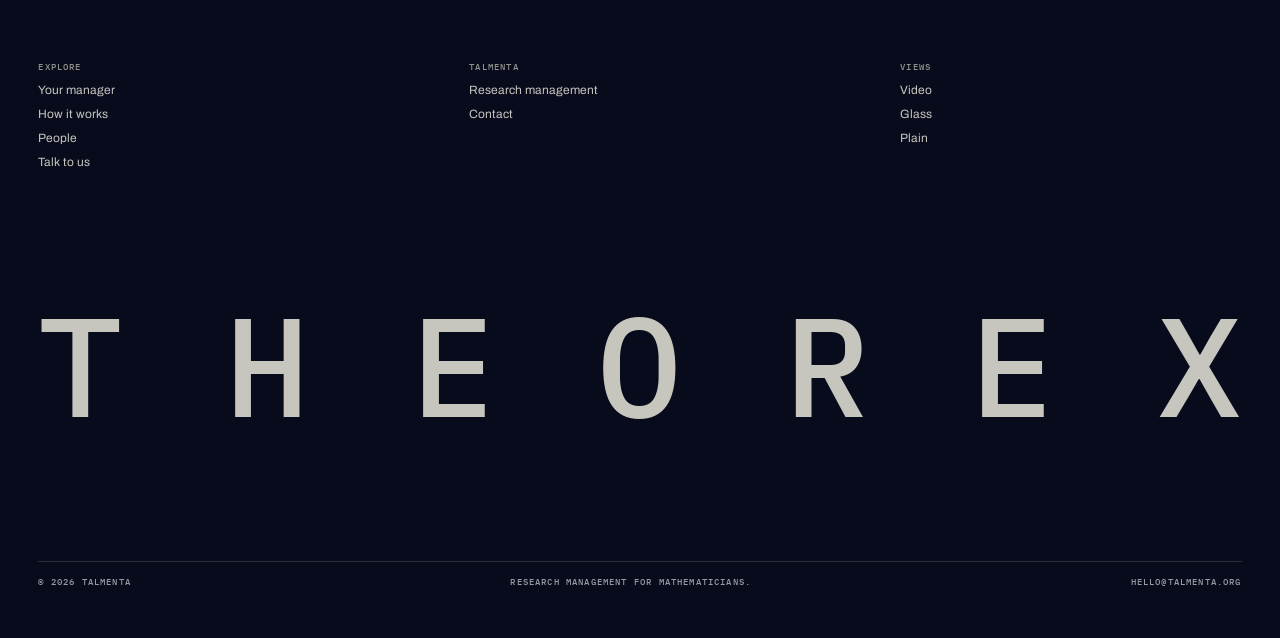
<file: plain.html>
<!DOCTYPE html>
<html lang="en">
 <head>
  <script>(function(){try{var d=document.documentElement,s=localStorage.getItem('talmenta-theme');d.dataset.theme=s||(window.matchMedia&&window.matchMedia('(prefers-color-scheme: light)').matches?'light':'dark');}catch(e){document.documentElement.dataset.theme='dark';}})();</script>
  <meta charset="utf-8"/>
  <meta content="width=device-width,initial-scale=1" name="viewport"/>
  <title>
   Talmenta &middot; Plain &middot; Research management for mathematicians
  </title>
  <meta content="Talmenta provides dedicated research managers for mathematicians. They organise collaborators, specialist expertise and technical work around mathematical research." name="description"/>
  <link href="https://api.fontshare.com" rel="preconnect"/>
  <link href="https://fonts.googleapis.com" rel="preconnect"/>
  <link crossorigin="" href="https://fonts.gstatic.com" rel="preconnect"/>
  <link href="https://api.fontshare.com/v2/css?f[]=satoshi@500,600&amp;display=swap" rel="stylesheet"/>
  <link href="https://fonts.googleapis.com/css2?family=Archivo:wght@400;500;600&amp;family=IBM+Plex+Mono:wght@400;500&amp;display=swap" rel="stylesheet"/>
  <link href="data:image/svg+xml,%3Csvg xmlns='http://www.w3.org/2000/svg' viewBox='0 0 64 64'%3E%3Crect width='64' height='64' rx='14' fill='%2317171c'/%3E%3Ctext x='32' y='45' font-family='Arial,sans-serif' font-weight='700' font-size='34' fill='%23ffffff' text-anchor='middle'%3EM%3C/text%3E%3C/svg%3E" rel="icon"/>
  <svg aria-hidden="true" height="0" style="position:absolute;visibility:hidden" width="0">
   <defs>
    <filter color-interpolation-filters="sRGB" id="talmenta-duotone">
     <fecolormatrix type="matrix" values=".32 .56 .12 0 0 .32 .56 .12 0 0 .32 .56 .12 0 0 0 0 0 1 0">
     </fecolormatrix>
    </filter>
   </defs>
  </svg>
  <link href="css/talmenta-shared.css" rel="stylesheet"/>
  <link href="css/talmenta-plain.css" rel="stylesheet"/>
 </head>
 <body>
  <header class="header" id="siteHeader">
   <div class="header-left">
    <a class="logo" href="index.html">
     <span class="logo-dot">
     </span>
     TALMENTA
    </a>
   </div>
   <nav class="nav">
    <a href="#manager">
     Your manager
    </a>
    <a href="#programme">
     How it works
    </a>
    <a href="#people">
     People
    </a>
   </nav>
   <div class="controls-shell" aria-label="Site display controls">
    <div class="hero-style-toggle" role="navigation" aria-label="Hero style">
     <span class="control-indicator" aria-hidden="true"></span>
     <a class="control-option" href="index.html" aria-label="Video hero" aria-current="false">
      <svg viewBox="0 0 20 20" aria-hidden="true"><path d="M7.4 5.6v8.8l7-4.4-7-4.4Z"/></svg>
     </a>
     <a class="control-option" href="glass.html" aria-label="Glass hero" aria-current="false">
      <svg viewBox="0 0 20 20" aria-hidden="true"><path d="M10 2.6c3 3.6 5.6 6.6 5.6 9.7A5.6 5.6 0 1 1 4.4 12.3C4.4 9.2 7 6.2 10 2.6Z"/></svg>
     </a>
     <a class="control-option active" href="plain.html" aria-label="Plain hero" aria-current="page">
      <svg viewBox="0 0 20 20" aria-hidden="true"><rect x="4.5" y="4.5" width="11" height="11" rx="2.5"/></svg>
     </a>
    </div>
    <span class="controls-divider" aria-hidden="true"></span>
    <button class="theme-toggle" id="themeToggle" type="button" aria-pressed="false" aria-label="Switch to light mode">
     <span class="theme-track" aria-hidden="true">
      <span class="theme-indicator"></span>
      <span class="theme-icon moon"><svg viewBox="0 0 20 20" aria-hidden="true"><path d="M14.8 12.9A6.2 6.2 0 0 1 7.1 5.2 6.4 6.4 0 1 0 14.8 12.9Z"/></svg></span>
      <span class="theme-icon sun"><svg viewBox="0 0 20 20" aria-hidden="true"><circle cx="10" cy="10" r="3.3"/><path d="M10 2.5v2M10 15.5v2M17.5 10h-2M4.5 10h-2M15.3 4.7l-1.4 1.4M6.1 13.9l-1.4 1.4M15.3 15.3l-1.4-1.4M6.1 6.1 4.7 4.7"/></svg></span>
     </span>
    </button>
   </div>
   <a class="header-cta fill-hover" href="mailto:hello@talmenta.org">
    <span class="cta-label">
     Talk to us
    </span>
   </a>
  </header>
  <main>
   <section class="hero bg-dark" data-section="FOR MATHEMATICIANS">
    <div class="hero-top reveal">
     <p class="hero-sub">
      You work on the mathematical problem. Your research manager finds collaborators, brings in expertise and keeps the work moving.
     </p>
     <span class="hero-eyebrow mono">
      <strong>
       01
      </strong>
      / FOR MATHEMATICIANS
     </span>
    </div>
    <div class="hero-inner">
     <h1 class="reveal plain-title">
      <span>
       MATHS RESEARCH,
       <b class="hero-accent">
        MANAGED.
       </b>
      </span>
     </h1>
    </div>
   </section>
   <section class="shift bg-dark" data-section="THE WORK" id="model">
    <div class="container shift-inner">
     <div class="eyebrow mono reveal">
      <strong>
       02
      </strong>
      / THE WORK
     </div>
     <h2 class="reveal">
      THE PROBLEM IS MATHEMATICAL. THE WORK AROUND IT IS BIGGER.
     </h2>
     <p class="shift-sub reveal">
      A research problem can involve other mathematicians, specialist knowledge, computation, formal tools, code and AI.
      <br/>
      <strong>
       Someone has to hold all of that together.
      </strong>
     </p>
     <div class="shift-media media-frame dark transparent reveal">
      <video data-src="talmentapics/talmenta-research-model-expansion.mp4" loop="" muted="" playsinline="" poster="talmentapics/talmenta-research-model-expansion-poster.webp" preload="none">
      </video>
     </div>
    </div>
   </section>
   <section class="thesis bg-dark" data-section="THE JOB">
    <div aria-hidden="true" class="thesis-ghost reveal">
     RESEARCH NEEDS MANAGEMENT
    </div>
    <div class="thesis-panel reveal">
     <div class="eyebrow mono">
      <strong>
       03
      </strong>
      / THE JOB
     </div>
     <p>
      A research project creates a steady stream of work beyond the mathematics.
      <br/>
      <br/>
      Find the right collaborator. Bring in a specialist. Follow up on a result. Coordinate researchers. Decide when a technical approach is worth using.
      <br/>
      <br/>
      <strong>
       The research manager takes responsibility for making all of that happen.
      </strong>
     </p>
     <div class="media-frame dark">
      <img alt="" decoding="async" loading="lazy" src="talmentapics/talmenta-human-research-system.webp"/>
     </div>
    </div>
   </section>
   <section class="human" data-section="YOUR MANAGER" id="manager-overview">
    <div class="container">
     <div class="section-head reveal">
      <div class="eyebrow mono">
       <strong>
        04
       </strong>
       / YOUR MANAGER
      </div>
      <div>
       <h2>
        THE PERSON IN THE MIDDLE.
       </h2>
       <p class="manager-intro">
        Your research manager works alongside you throughout the project. You set the problem, the direction and the mathematical standard;
        <strong>
         they organise the people, expertise and practical work around it.
        </strong>
       </p>
      </div>
     </div>
     <div class="human-media media-frame reveal">
      <img alt="" decoding="async" loading="lazy" src="talmentapics/talmenta-research-collaboration.webp"/>
     </div>
    </div>
   </section>
   <section class="role" data-section="THE ROLE" id="manager">
    <div class="role-spine reveal-left">
     <div class="media-frame">
      <img alt="" decoding="async" loading="lazy" src="talmentapics/talmenta-role-manager-spine.webp"/>
     </div>
    </div>
    <div class="role-body">
     <div class="eyebrow mono reveal">
      <strong>
       05
      </strong>
      / THE ROLE
     </div>
     <div class="role-heading-wrap reveal-right">
      <h2>
       MATHEMATICIAN. MANAGER.
      </h2>
     </div>
     <div class="role-copy reveal-right">
      <p>
       <strong>
        Every Talmenta manager has research experience in mathematics and is selected and trained for management.
       </strong>
      </p>
     </div>
     <div class="role-list reveal">
      <div class="role-item">
       <span class="n">
        01
       </span>
       <strong>
        Research
       </strong>
       <span class="d">
        They have done mathematical research and understand the work they support.
       </span>
       <span aria-hidden="true" class="ghost">
        01
       </span>
      </div>
      <div class="role-item">
       <span class="n">
        02
       </span>
       <strong>
        People
       </strong>
       <span class="d">
        They find collaborators and keep the work organised around the question.
       </span>
       <span aria-hidden="true" class="ghost">
        02
       </span>
      </div>
      <div class="role-item">
       <span class="n">
        03
       </span>
       <strong>
        Expertise
       </strong>
       <span class="d">
        They bring in specialist knowledge when the research needs it.
       </span>
       <span aria-hidden="true" class="ghost">
        03
       </span>
      </div>
      <div class="role-item">
       <span class="n">
        04
       </span>
       <strong>
        Technology
       </strong>
       <span class="d">
        When code, AI or formal tools are useful, they bring in the right technical help.
       </span>
       <span aria-hidden="true" class="ghost">
        04
       </span>
      </div>
     </div>
    </div>
   </section>
   <section class="signal">
    <div class="container signal-inner reveal">
     <h3>
      HARD PROBLEMS DESERVE SOMEONE WHOSE ONLY JOB IS THE PROBLEM.
     </h3>
    </div>
   </section>
   <section class="programme" data-section="HOW IT WORKS" id="programme">
    <div class="container">
     <div class="programme-intro reveal">
      <h2>
       START WITH THE QUESTION.
      </h2>
     </div>
     <div class="carousel reveal" data-carousel="">
      <div class="carousel-pillrow">
       <span class="eyebrow mono carousel-label">
        <strong>
         06
        </strong>
        / HOW IT WORKS
       </span>
       <div aria-label="How it works stages" class="carousel-pills" role="tablist">
        <button aria-selected="true" class="pill active" data-index="0" role="tab">
         <b>
          01
         </b>
         <span class="pill-label">
          Question
         </span>
        </button>
        <button aria-selected="false" class="pill" data-index="1" role="tab">
         <b>
          02
         </b>
         <span class="pill-label">
          People
         </span>
        </button>
        <button aria-selected="false" class="pill" data-index="2" role="tab">
         <b>
          03
         </b>
         <span class="pill-label">
          Work
         </span>
        </button>
        <button aria-selected="false" class="pill" data-index="3" role="tab">
         <b>
          04
         </b>
         <span class="pill-label">
          Technology
         </span>
        </button>
        <button aria-selected="false" class="pill" data-index="4" role="tab">
         <b>
          05
         </b>
         <span class="pill-label">
          Next
         </span>
        </button>
       </div>
      </div>
      <div class="carousel-card">
       <div class="carousel-slides">
        <article class="slide active" data-index="0">
         <div class="slide-copy">
          <h3>
           Start with the question.
          </h3>
          <p>
           You define the problem, the ambition and what a good result looks like.
          </p>
         </div>
         <div class="slide-visual media-frame">
          <img alt="" decoding="async" loading="lazy" src="talmentapics/talmenta-programme-question.webp"/>
         </div>
        </article>
        <article class="slide" data-index="1">
         <div class="slide-copy">
          <h3>
           Find the right people.
          </h3>
          <p>
           The manager finds collaborators, specialist mentors and technical contributors when the research needs them.
          </p>
         </div>
         <div class="slide-visual media-frame">
          <img alt="" decoding="async" loading="lazy" src="talmentapics/talmenta-programme-people.webp"/>
         </div>
        </article>
        <article class="slide" data-index="2">
         <div class="slide-copy">
          <h3>
           Keep the work moving.
          </h3>
          <p>
           They follow results, conversations and open questions, and make sure nothing important gets lost.
          </p>
         </div>
         <div class="slide-visual media-frame">
          <img alt="" decoding="async" loading="lazy" src="talmentapics/talmenta-programme-work.webp"/>
         </div>
        </article>
        <article class="slide" data-index="3">
         <div class="slide-copy">
          <h3>
           Use technology when it helps.
          </h3>
          <p>
           When code, AI or formal tools are useful, the manager brings in the right technical help.
          </p>
         </div>
         <div class="slide-visual media-frame">
          <img alt="" decoding="async" loading="lazy" src="talmentapics/talmenta-programme-tools.webp"/>
         </div>
        </article>
        <article class="slide" data-index="4">
         <div class="slide-copy">
          <h3>
           Bring it back to the question.
          </h3>
          <p>
           The manager brings results, decisions and next steps back to you.
          </p>
         </div>
         <div class="slide-visual media-frame">
          <img alt="" decoding="async" loading="lazy" src="talmentapics/talmenta-programme-next.webp"/>
         </div>
        </article>
       </div>
       <div class="carousel-controls">
        <div class="carousel-buttons">
         <button aria-label="Previous stage" class="carousel-arrow" data-dir="-1">
          <svg aria-hidden="true" viewbox="0 0 20 20">
           <path d="M12.5 4.5 7 10l5.5 5.5">
           </path>
          </svg>
         </button>
         <button aria-label="Next stage" class="carousel-arrow" data-dir="1">
          <svg aria-hidden="true" viewbox="0 0 20 20">
           <path d="m7.5 4.5 5.5 5.5-5.5 5.5">
           </path>
          </svg>
         </button>
         <button aria-label="Pause automatic sequence" class="carousel-play" data-play="">
          <svg aria-hidden="true" class="icon-pause" viewbox="0 0 20 20">
           <path d="M7 5v10M13 5v10">
           </path>
          </svg>
          <svg aria-hidden="true" class="icon-play" viewbox="0 0 20 20">
           <path d="m8 5 7 5-7 5z">
           </path>
          </svg>
         </button>
        </div>
       </div>
      </div>
     </div>
    </div>
   </section>
   <section class="people bg-dark" data-section="PEOPLE" id="people">
    <div class="container">
     <div class="people-head reveal">
      <div class="eyebrow mono">
       <strong>
        07
       </strong>
       / PEOPLE
      </div>
      <h2>
       WE KNOW THE WORK.
      </h2>
      <p>
       Talmenta was built by mathematicians who know the work from both sides: research and research management.
      </p>
     </div>
     <div class="reveal" data-people-carousel="">
      <div class="people-controls">
       <button aria-label="Previous person" class="carousel-arrow" data-dir="-1">
        <svg aria-hidden="true" viewbox="0 0 20 20">
         <path d="M12.5 4.5 7 10l5.5 5.5">
         </path>
        </svg>
       </button>
       <button aria-label="Next person" class="carousel-arrow" data-dir="1">
        <svg aria-hidden="true" viewbox="0 0 20 20">
         <path d="m7.5 4.5 5.5 5.5-5.5 5.5">
         </path>
        </svg>
       </button>
       <button aria-label="Pause automatic sequence" class="carousel-play" data-play="">
        <svg aria-hidden="true" class="icon-pause" viewbox="0 0 20 20">
         <path d="M7 5v10M13 5v10">
         </path>
        </svg>
        <svg aria-hidden="true" class="icon-play" viewbox="0 0 20 20">
         <path d="m8 5 7 5-7 5z">
         </path>
        </svg>
       </button>
       <span class="mono people-index">
        01 / 03
       </span>
      </div>
      <div class="people-track-wrap">
       <div class="people-track">
        <article class="people-card" data-tone="accent">
         <div class="people-panel">
          <div class="people-role mono">
           Founder
          </div>
          <div class="people-name">
           Dr. Jasper
           <br/>
           van de Kreeke
          </div>
          <p class="people-detail mono">
           Postdoctoral researcher, UC Berkeley &middot; Algebra, geometry &amp; topology
          </p>
         </div>
         <div class="people-photo">
          <img alt="Portrait of Dr. Jasper van de Kreeke" decoding="async" loading="lazy" src="talmentapics/jasper-van-de-kreeke-portrait.webp"/>
          <img alt="" aria-hidden="true" class="people-color" decoding="async" loading="lazy" src="talmentapics/jasper-van-de-kreeke-portrait.webp"/>
         </div>
        </article>
        <article class="people-card" data-tone="sage">
         <div class="people-panel">
          <div class="people-role mono">
           Co-founder
          </div>
          <div class="people-name">
           Armand
           <br/>
           Khchirian
          </div>
          <p class="people-detail mono">
           Mathematics student, UC Berkeley &middot; Institutional partnerships &amp; strategic collaborations
          </p>
         </div>
         <div class="people-photo">
          <img alt="Portrait of Armand Khchirian" decoding="async" loading="lazy" src="talmentapics/armand-khchirian-portrait.webp"/>
          <img alt="" aria-hidden="true" class="people-color" decoding="async" loading="lazy" src="talmentapics/armand-khchirian-portrait.webp"/>
         </div>
        </article>
        <article class="people-card" data-tone="paper">
         <div class="people-panel">
          <div class="people-role mono">
           Research Manager
          </div>
          <div class="people-name">
           Fahad
           <br/>
           Sarwar
          </div>
          <p class="people-detail mono">
           MSc in Mathematics &middot; 10 research projects, about 30 researchers
          </p>
         </div>
         <div class="people-photo">
          <img alt="Portrait of Fahad Sarwar" decoding="async" loading="lazy" src="talmentapics/fahad-sarwar-portrait.webp"/>
          <img alt="" aria-hidden="true" class="people-color" decoding="async" loading="lazy" src="talmentapics/fahad-sarwar-portrait.webp"/>
         </div>
        </article>
       </div>
      </div>
     </div>
    </div>
   </section>
   <section class="start" data-section="START A CONVERSATION" id="start">
    <div class="container start-center reveal">
     <div class="eyebrow mono">
      <strong>
       08
      </strong>
      / START A CONVERSATION
     </div>
     <h2>
      HAVE A RESEARCH PROBLEM?
     </h2>
     <p class="start-sub">
      Tell us what you're working on.
      <br/>
      <strong>
       No proof required.
      </strong>
     </p>
     <div class="start-actions">
      <form class="pill-contact" id="contactForm">
       <span>
        Talk to us
       </span>
       <span class="pill-contact-reveal">
        <input aria-label="Email address" class="pill-contact-input" name="email" placeholder="you@example.com" required="" type="email"/>
        <button aria-label="Send" class="pill-contact-submit" type="submit">
         <svg aria-hidden="true" viewbox="0 0 20 20">
          <path d="M4 10h11M10.5 5.5 15 10l-4.5 4.5">
          </path>
         </svg>
        </button>
       </span>
      </form>
     </div>
    </div>
   </section>
  </main>
  <footer>
   <div class="footer-grid">
    <div class="footer-col">
     <span class="label mono">
      EXPLORE
     </span>
     <a href="#manager">
      Your manager
     </a>
     <a href="#programme">
      How it works
     </a>
     <a href="#people">
      People
     </a>
     <a href="#start">
      Talk to us
     </a>
    </div>
    <div class="footer-col">
     <span class="label mono">
      TALMENTA
     </span>
     <a href="#programme">
      Research management
     </a>
     <a href="mailto:hello@talmenta.org">
      Contact
     </a>
    </div>
    <div class="footer-col footer-version-col">
     <span class="label mono">
      VIEWS
     </span>
     <a href="index.html">
      Video
     </a>
     <a href="glass.html">
      Glass
     </a>
     <a href="plain.html">
      Plain
     </a>
    </div>
   </div>
   <div aria-hidden="true" class="footer-mark">
    <span>
     T
    </span>
    <span>
     H
    </span>
    <span>
     E
    </span>
    <span>
     O
    </span>
    <span>
     R
    </span>
    <span>
     E
    </span>
    <span>
     X
    </span>
   </div>
   <div class="footer-bottom mono">
    <span>
     &copy; 2026 Talmenta
    </span>
    <span>
     Research management for mathematicians.
    </span>
    <span>
     hello@talmenta.org
    </span>
   </div>
  </footer>
  <script src="js/talmenta-shared.js">
  </script>
 </body>
</html>
</file>
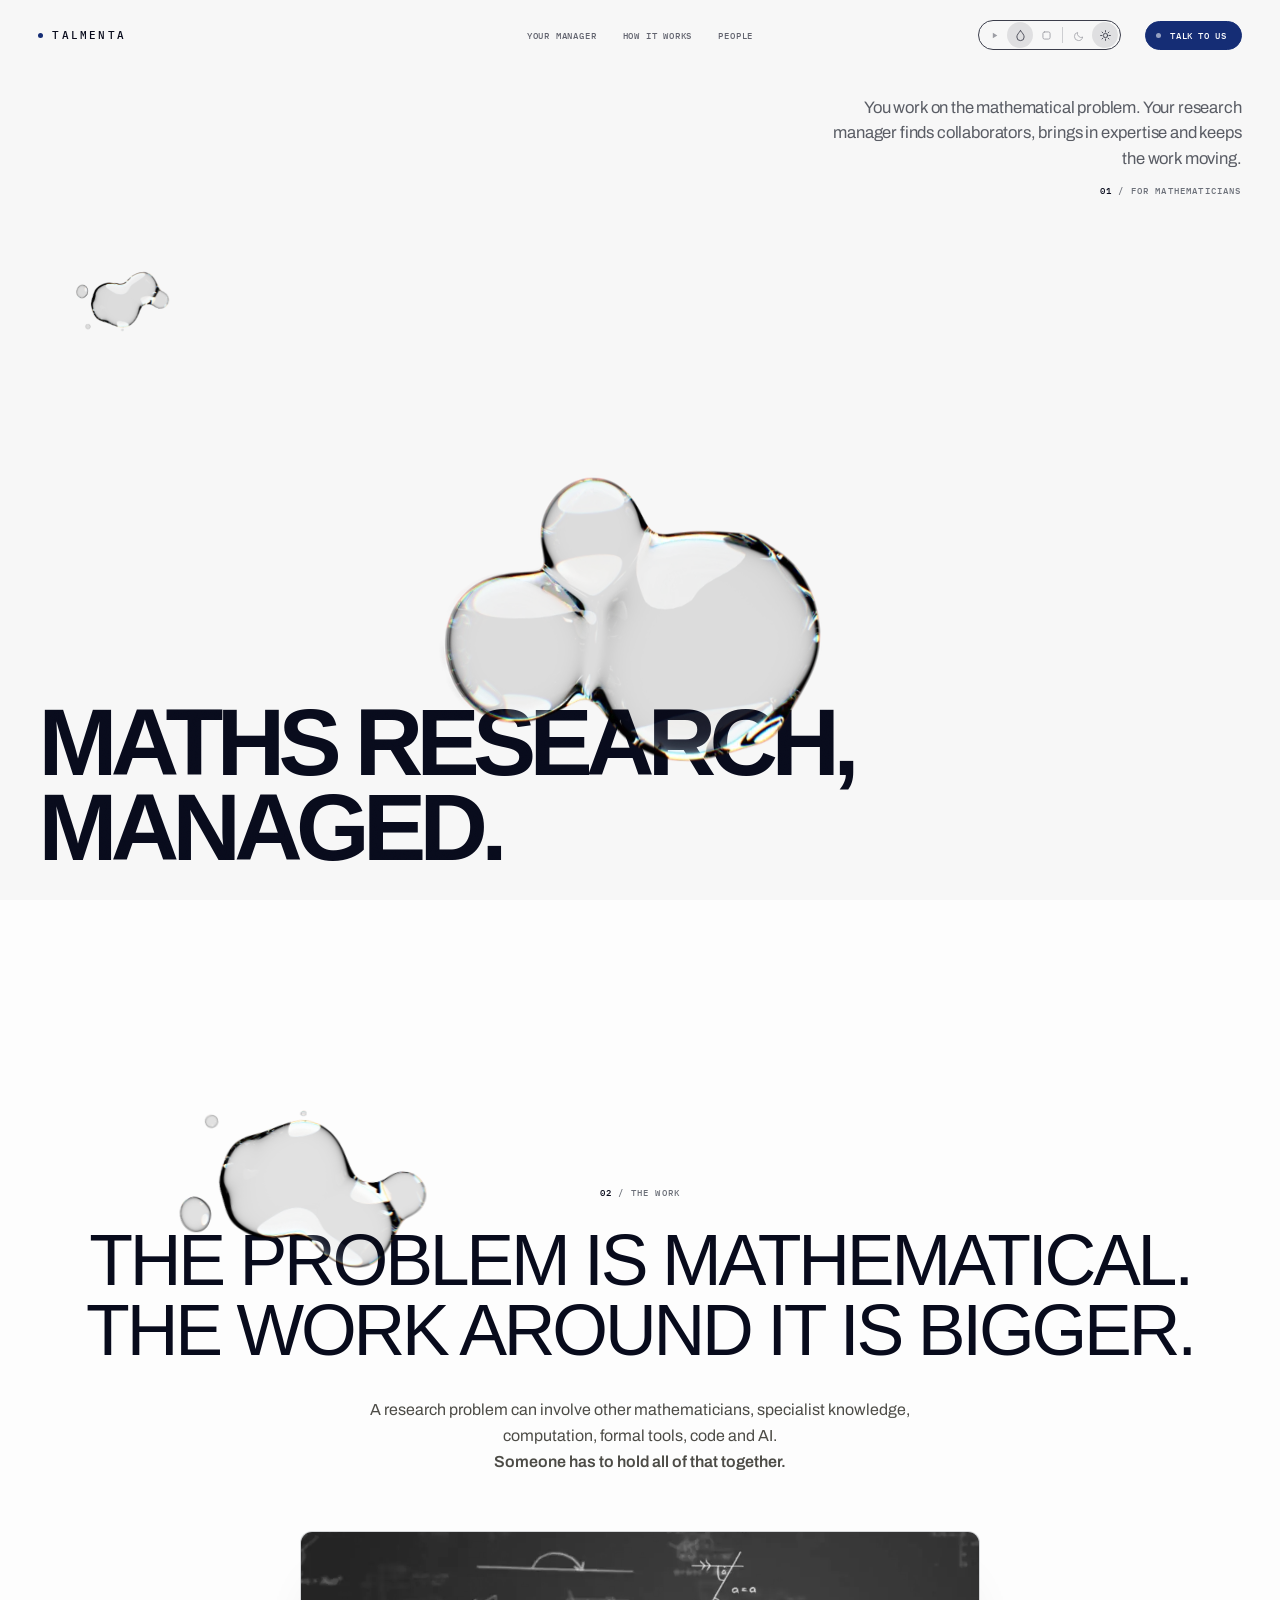
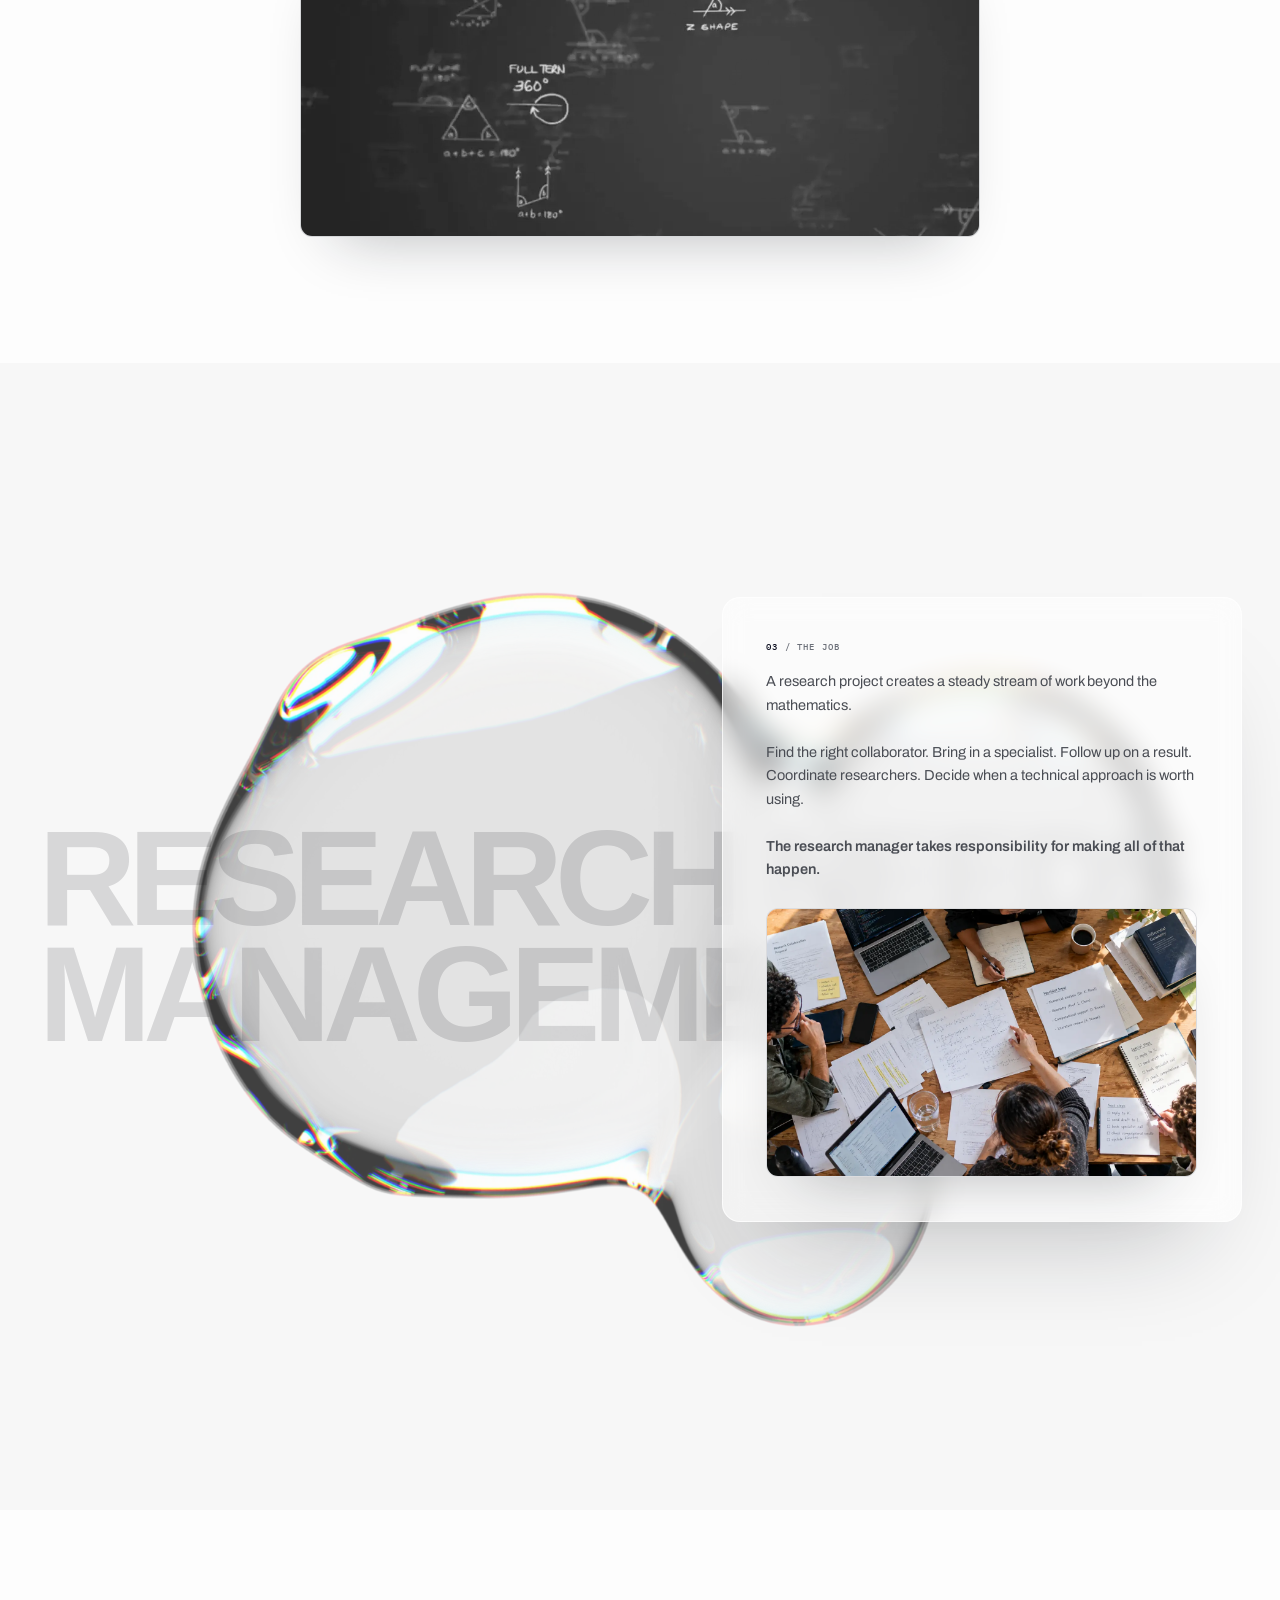
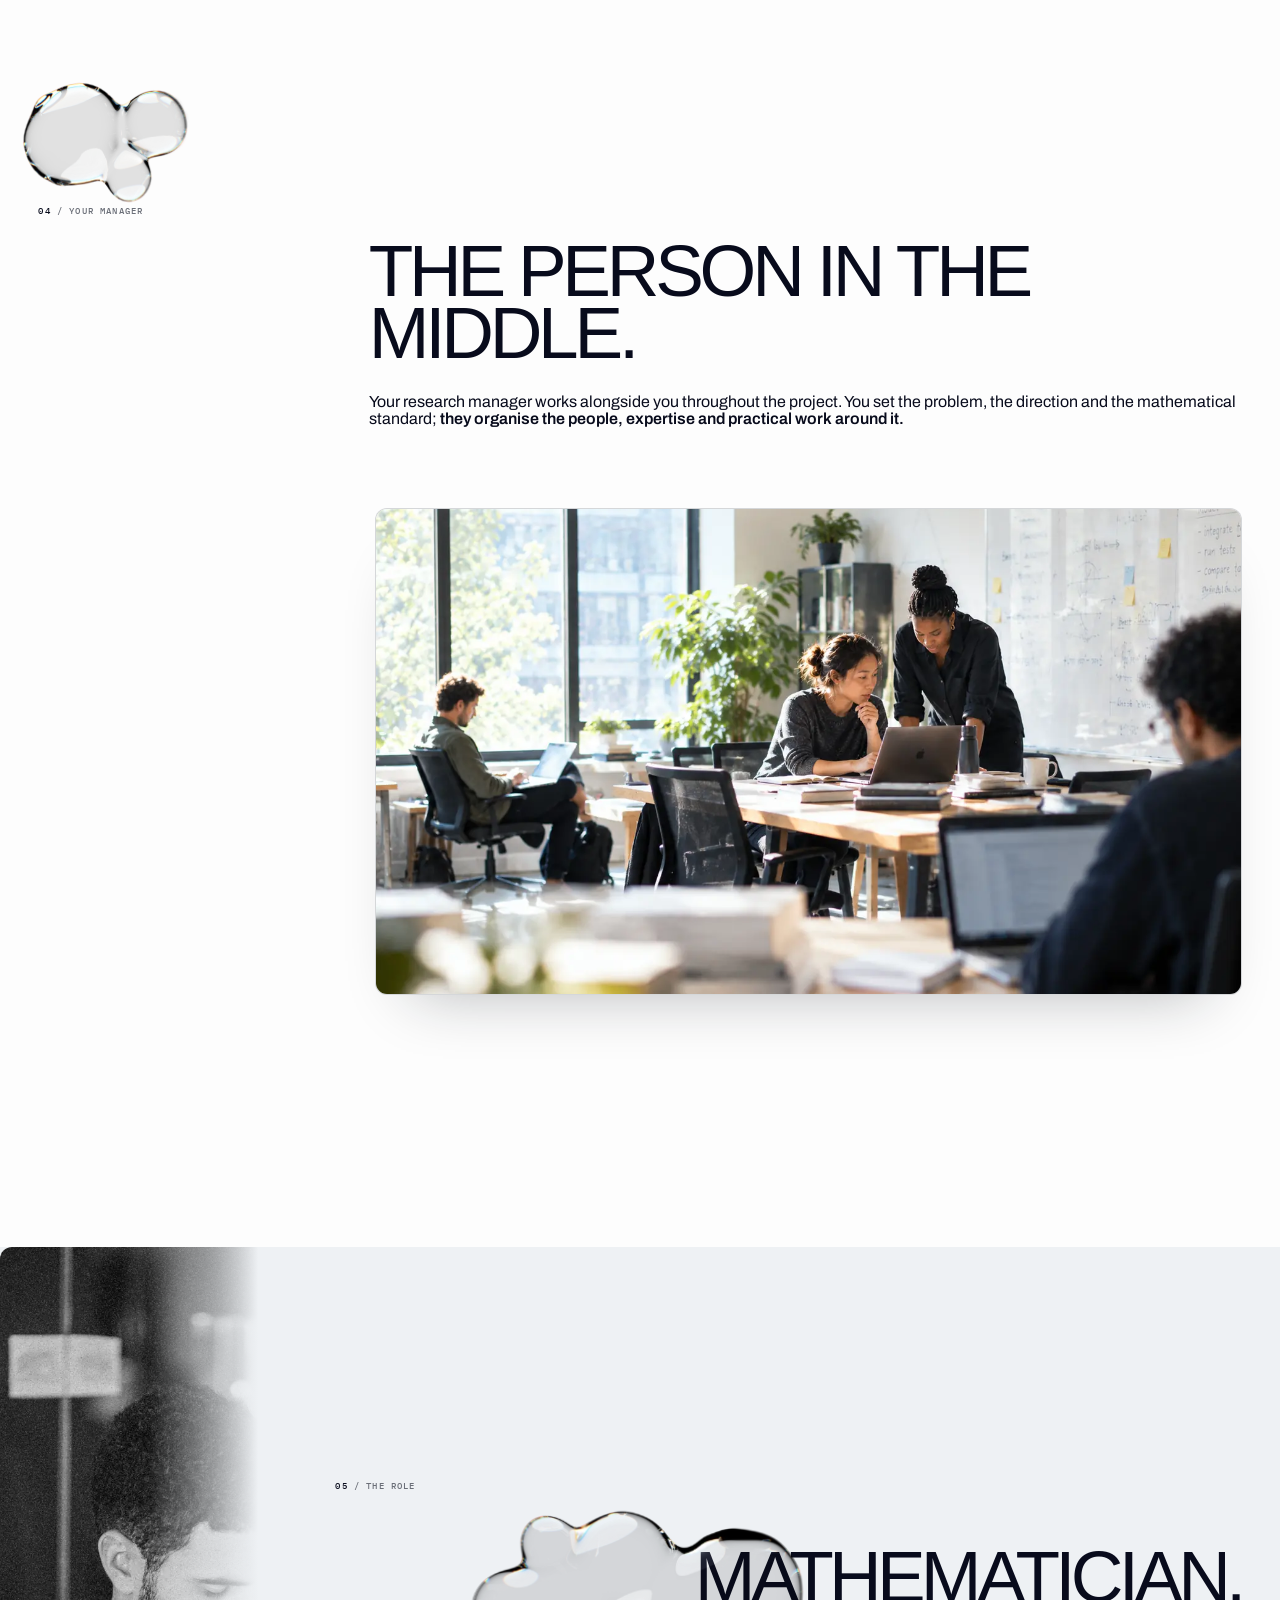
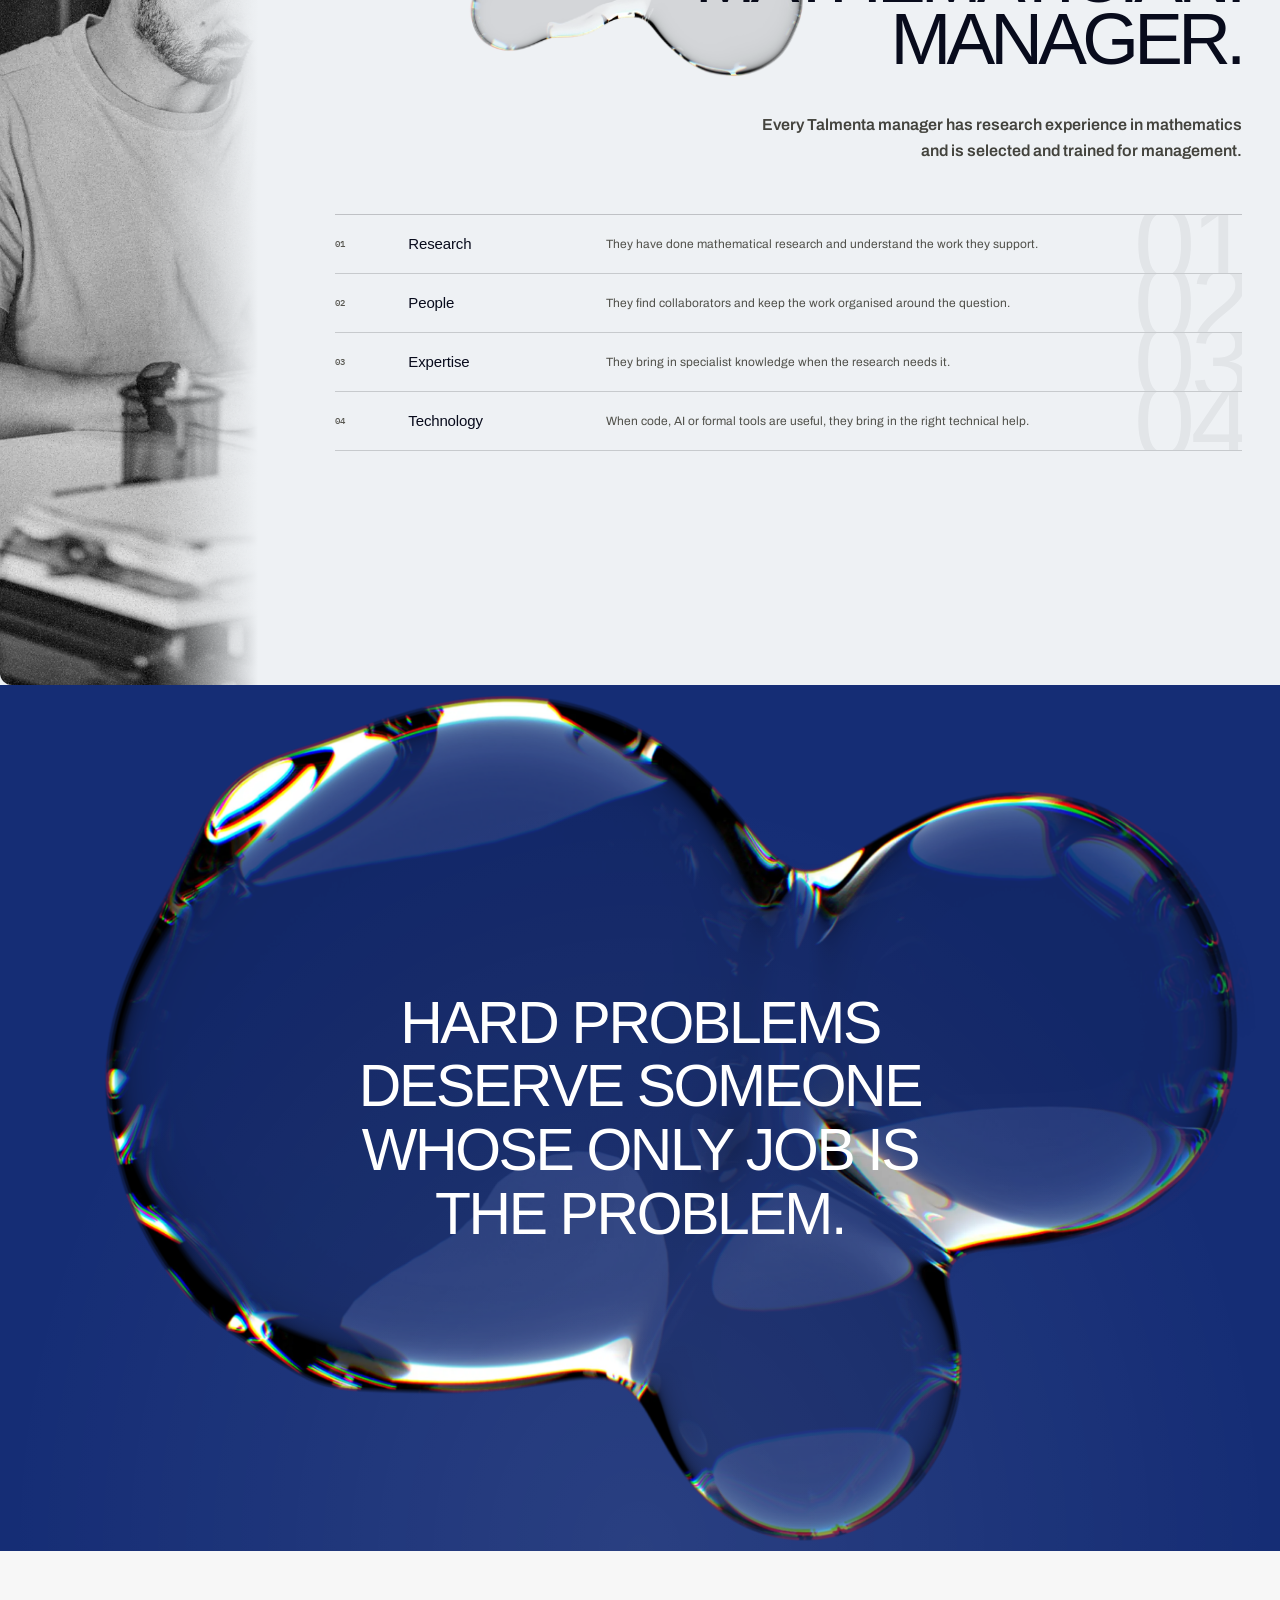
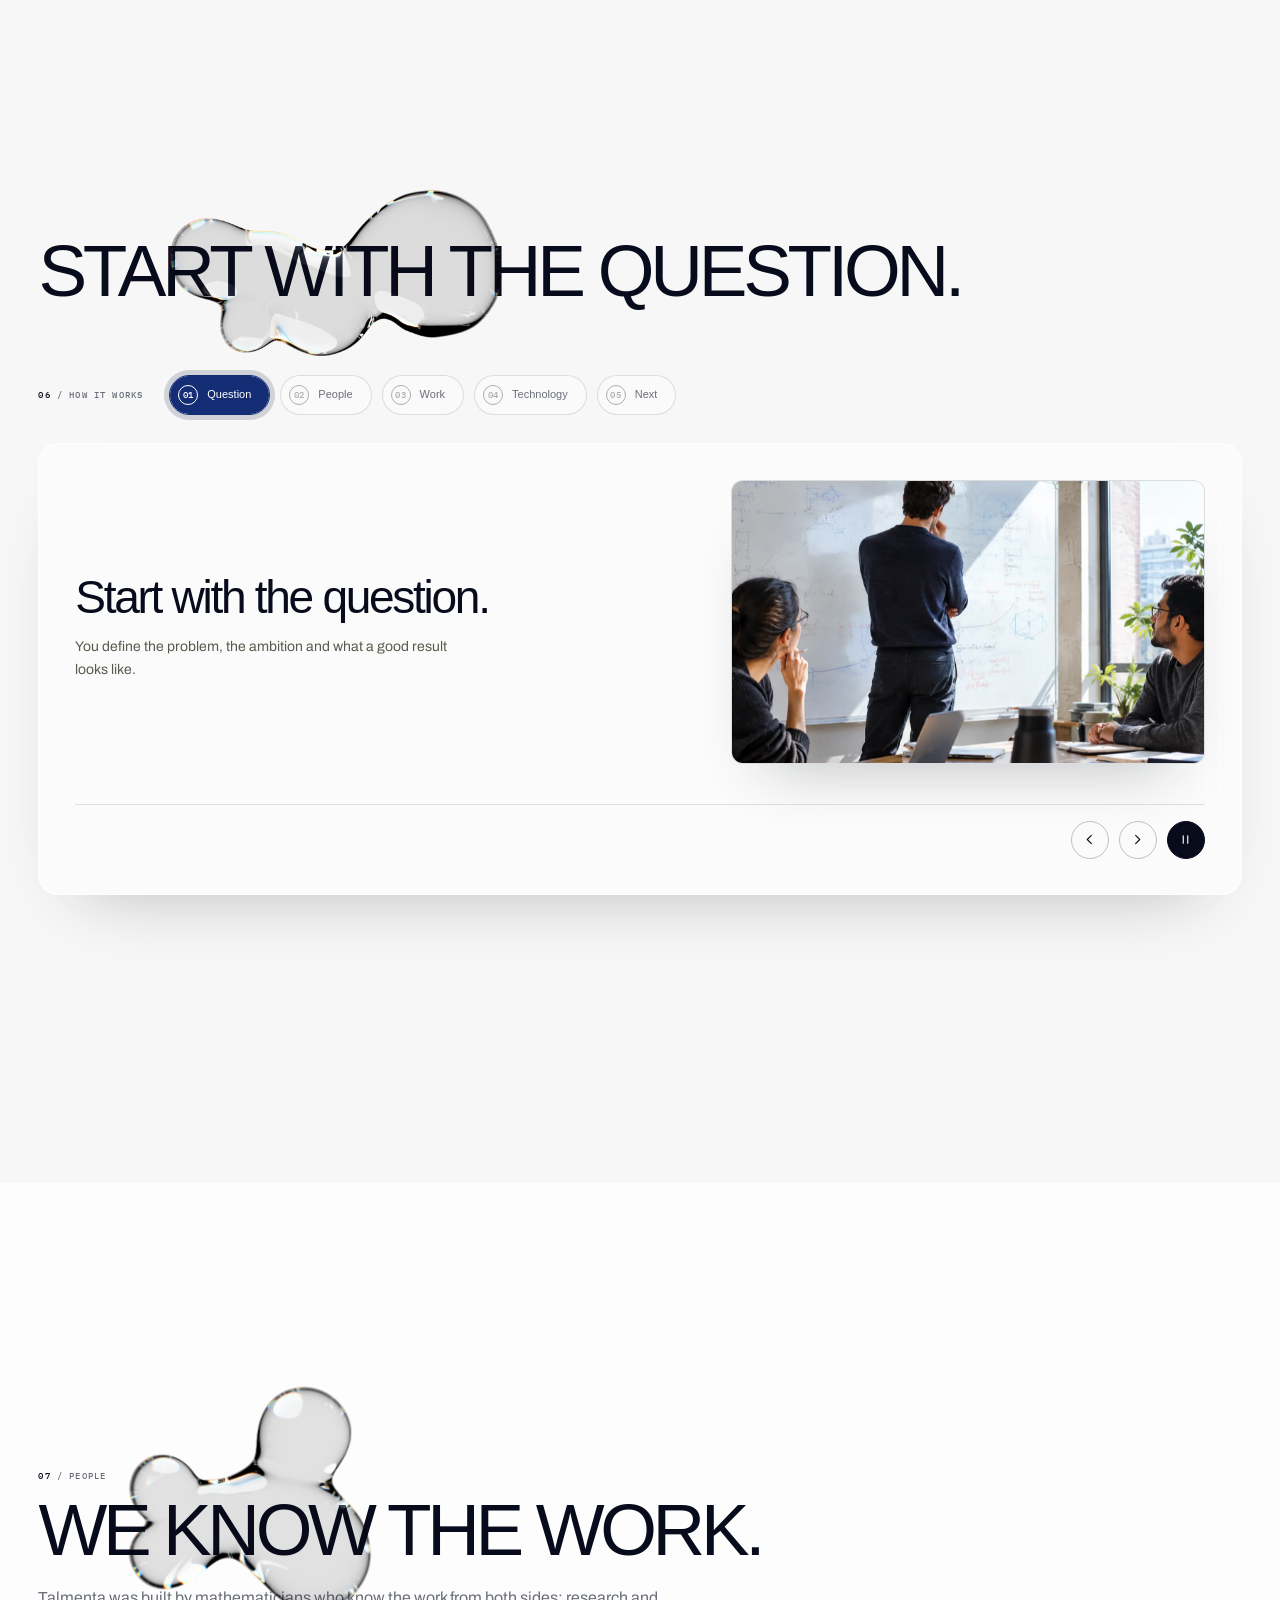
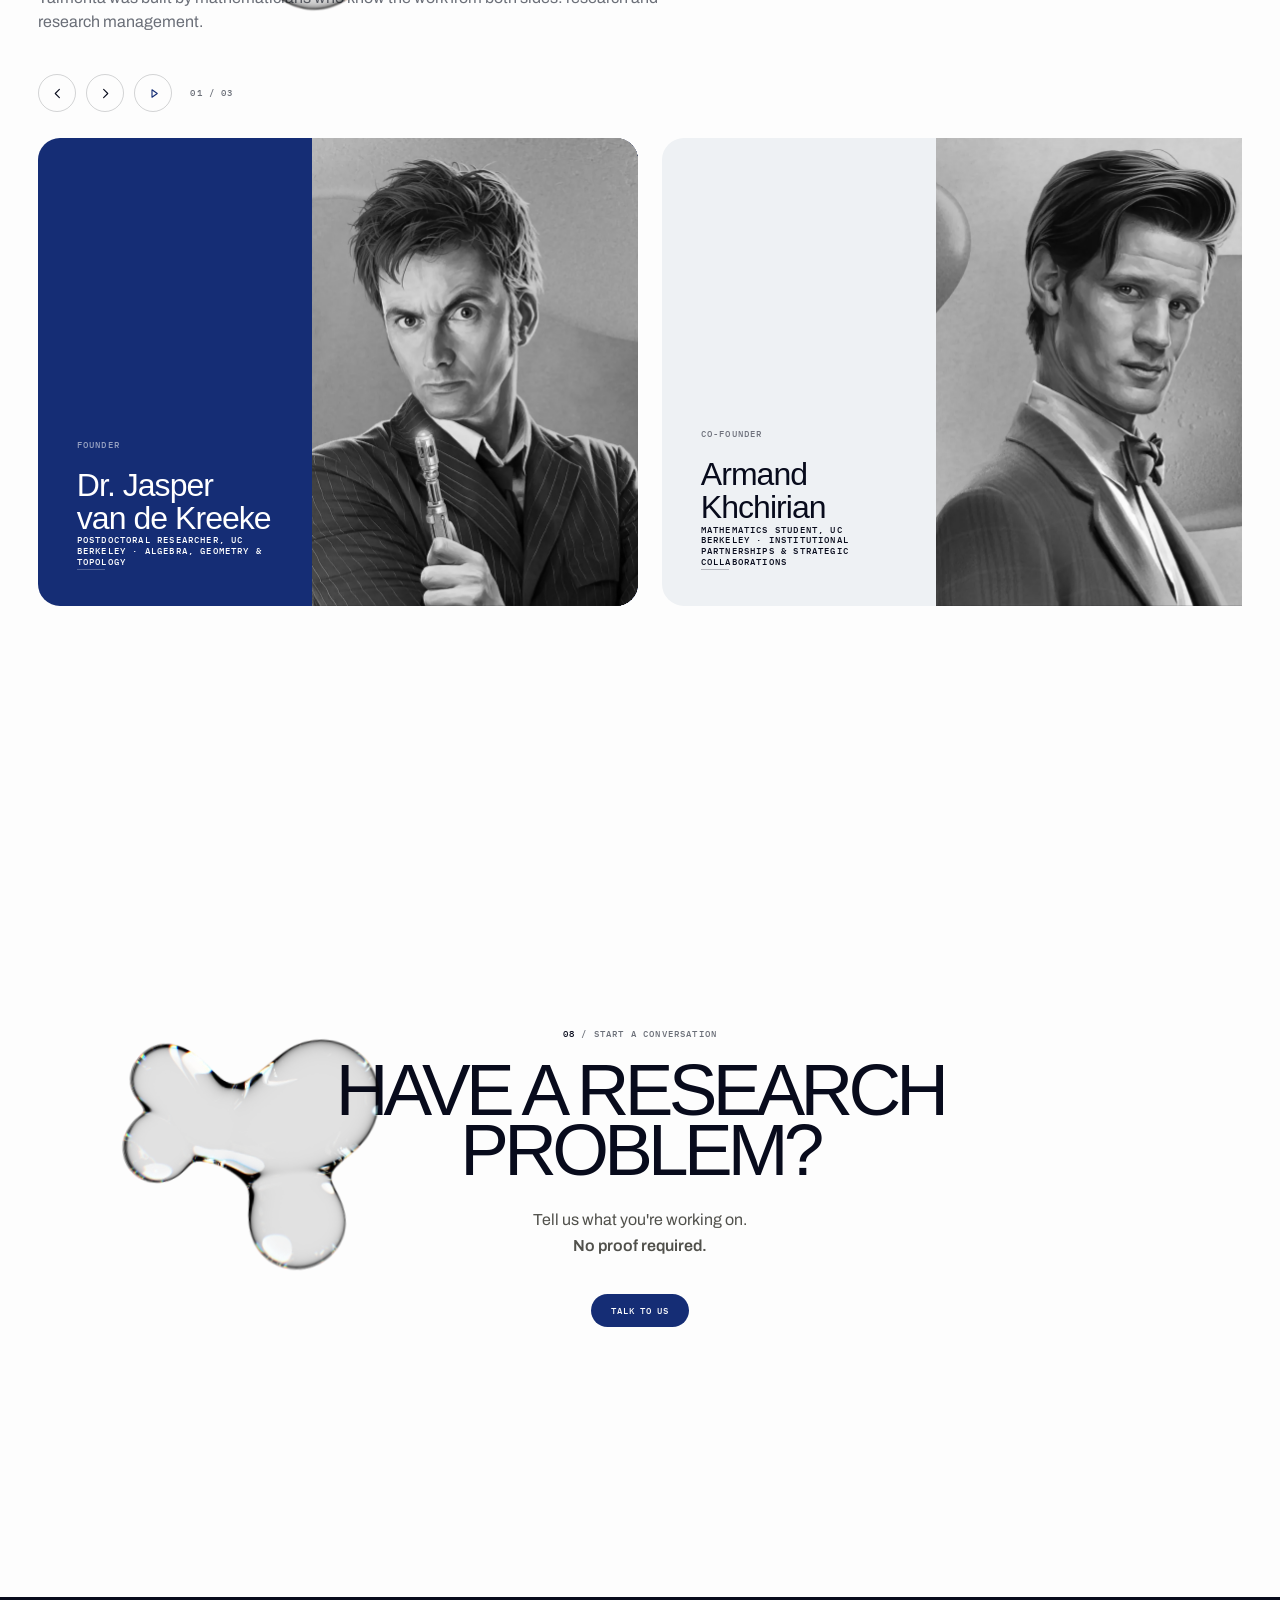
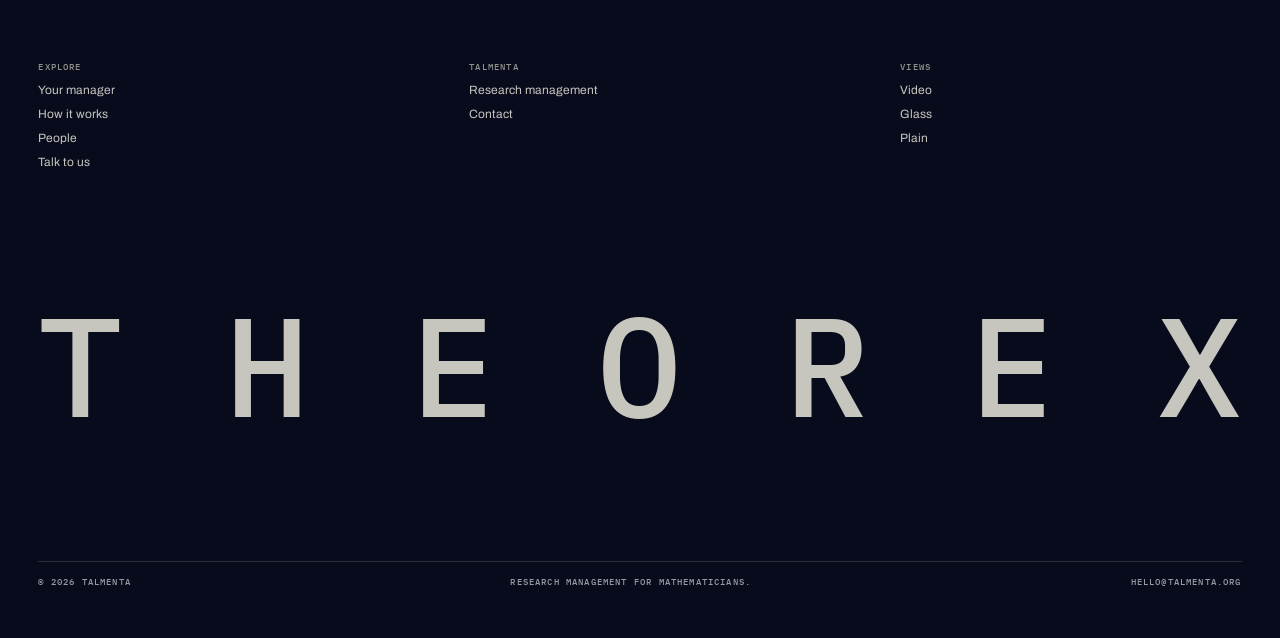
<file: talmenta-glass.html>
<!DOCTYPE html>
<html lang="en">
 <head>
  <script>(function(){try{var d=document.documentElement,s=localStorage.getItem('talmenta-theme');d.dataset.theme=s||(window.matchMedia&&window.matchMedia('(prefers-color-scheme: light)').matches?'light':'dark');}catch(e){document.documentElement.dataset.theme='dark';}})();</script>
  <meta charset="utf-8"/>
  <meta content="width=device-width,initial-scale=1" name="viewport"/>
  <title>
   Talmenta &middot; Glass &middot; Research management for mathematicians
  </title>
  <meta content="Talmenta provides dedicated research managers for mathematicians. They organise collaborators, specialist expertise and technical work around mathematical research." name="description"/>
  <link href="https://api.fontshare.com" rel="preconnect"/>
  <link href="https://fonts.googleapis.com" rel="preconnect"/>
  <link crossorigin="" href="https://fonts.gstatic.com" rel="preconnect"/>
  <link href="https://api.fontshare.com/v2/css?f[]=satoshi@500,600&amp;display=swap" rel="stylesheet"/>
  <link href="https://fonts.googleapis.com/css2?family=Archivo:wght@400;500;600&amp;family=IBM+Plex+Mono:wght@400;500&amp;display=swap" rel="stylesheet"/>
  <link href="data:image/svg+xml,%3Csvg xmlns='http://www.w3.org/2000/svg' viewBox='0 0 64 64'%3E%3Crect width='64' height='64' rx='14' fill='%2317171c'/%3E%3Ctext x='32' y='45' font-family='Arial,sans-serif' font-weight='700' font-size='34' fill='%23ffffff' text-anchor='middle'%3EM%3C/text%3E%3C/svg%3E" rel="icon"/>
  <svg aria-hidden="true" height="0" style="position:absolute;visibility:hidden" width="0">
   <defs>
    <filter color-interpolation-filters="sRGB" id="talmenta-duotone">
     <fecolormatrix type="matrix" values=".32 .56 .12 0 0 .32 .56 .12 0 0 .32 .56 .12 0 0 0 0 0 1 0">
     </fecolormatrix>
    </filter>
   </defs>
  </svg>
  <link href="css/talmenta-shared.css" rel="stylesheet"/>
  <link href="css/talmenta-glass.css" rel="stylesheet"/>
 </head>
 <body>
  <header class="header" id="siteHeader">
   <div class="header-left">
    <a class="logo" href="index.html">
     <span class="logo-dot">
     </span>
     TALMENTA
    </a>
   </div>
   <nav class="nav">
    <a href="#manager">
     Your manager
    </a>
    <a href="#programme">
     How it works
    </a>
    <a href="#people">
     People
    </a>
   </nav>
   <div class="controls-shell" aria-label="Site display controls">
    <div class="hero-style-toggle" role="navigation" aria-label="Hero style">
     <span class="control-indicator" aria-hidden="true"></span>
     <a class="control-option" href="index.html" aria-label="Video hero" aria-current="false">
      <svg viewBox="0 0 20 20" aria-hidden="true"><path d="M7.4 5.6v8.8l7-4.4-7-4.4Z"/></svg>
     </a>
     <a class="control-option active" href="talmenta-glass.html" aria-label="Glass hero" aria-current="page">
      <svg viewBox="0 0 20 20" aria-hidden="true"><path d="M10 2.6c3 3.6 5.6 6.6 5.6 9.7A5.6 5.6 0 1 1 4.4 12.3C4.4 9.2 7 6.2 10 2.6Z"/></svg>
     </a>
     <a class="control-option" href="talmenta-plain.html" aria-label="Plain hero" aria-current="false">
      <svg viewBox="0 0 20 20" aria-hidden="true"><rect x="4.5" y="4.5" width="11" height="11" rx="2.5"/></svg>
     </a>
    </div>
    <span class="controls-divider" aria-hidden="true"></span>
    <button class="theme-toggle" id="themeToggle" type="button" aria-pressed="false" aria-label="Switch to light mode">
     <span class="theme-track" aria-hidden="true">
      <span class="theme-indicator"></span>
      <span class="theme-icon moon"><svg viewBox="0 0 20 20" aria-hidden="true"><path d="M14.8 12.9A6.2 6.2 0 0 1 7.1 5.2 6.4 6.4 0 1 0 14.8 12.9Z"/></svg></span>
      <span class="theme-icon sun"><svg viewBox="0 0 20 20" aria-hidden="true"><circle cx="10" cy="10" r="3.3"/><path d="M10 2.5v2M10 15.5v2M17.5 10h-2M4.5 10h-2M15.3 4.7l-1.4 1.4M6.1 13.9l-1.4 1.4M15.3 15.3l-1.4-1.4M6.1 6.1 4.7 4.7"/></svg></span>
     </span>
    </button>
   </div>
   <a class="header-cta fill-hover" href="mailto:hello@talmenta.org">
    <span class="cta-label">
     Talk to us
    </span>
   </a>
  </header>
  <main>
   <section class="hero bg-dark" data-section="FOR MATHEMATICIANS">
    <div aria-hidden="true" class="glass-field hero-glass-field">
     <div class="glass hero-text-glass" style="width:clamp(420px,36.4vw,672px);--x:calc(42% + 90px);--y:calc(69vh + 5px);--dx:18px;--dy:-14px;--r:3deg;--dr:-2deg;--speed:46s">
      <img alt="" decoding="async" loading="eager" src="talmentapics/glass/(5).webp"/>
     </div>
     <div class="glass hero-small-glass" style="width:clamp(63px,7.5vw,114px);--x:9%;--y:33.5vh;--dx:18px;--dy:-14px;--r:-4deg;--dr:-2deg;--speed:46s">
      <img alt="" decoding="async" loading="eager" src="talmentapics/glass/(3).webp"/>
     </div>
    </div>
    <div class="hero-top reveal">
     <p class="hero-sub">
      You work on the mathematical problem. Your research manager finds collaborators, brings in expertise and keeps the work moving.
     </p>
     <span class="hero-eyebrow mono">
      <strong>
       01
      </strong>
      / FOR MATHEMATICIANS
     </span>
    </div>
    <div class="hero-inner">
     <h1 class="reveal glass-title">
      <span>
       MATHS RESEARCH,
       <b class="hero-accent">
        MANAGED.
       </b>
      </span>
     </h1>
    </div>
   </section>
   <section class="shift bg-dark" data-section="THE WORK" id="model">
    <div aria-hidden="true" class="glass-field">
     <div class="glass" style="--x:calc(50% - 330px);--y:calc(31% - 50px);--dx:18px;--dy:-14px;--r:4deg;--dr:-2deg;--speed:46s">
      <img alt="" decoding="async" loading="lazy" src="talmentapics/glass/(11).webp"/>
     </div>
    </div>
    <div class="container shift-inner">
     <div class="eyebrow mono reveal">
      <strong>
       02
      </strong>
      / THE WORK
     </div>
     <h2 class="reveal">
      THE PROBLEM IS MATHEMATICAL. THE WORK AROUND IT IS BIGGER.
     </h2>
     <p class="shift-sub reveal">
      A research problem can involve other mathematicians, specialist knowledge, computation, formal tools, code and AI.
      <br/>
      <strong>
       Someone has to hold all of that together.
      </strong>
     </p>
     <div class="shift-media media-frame dark transparent reveal">
      <video data-src="talmentapics/talmenta-research-model-expansion.mp4" loop="" muted="" playsinline="" poster="talmentapics/talmenta-research-model-expansion-poster.webp" preload="none">
      </video>
     </div>
    </div>
   </section>
   <section class="thesis bg-dark" data-section="THE JOB">
    <img alt="" aria-hidden="true" class="thesis-glass" decoding="async" loading="lazy" src="talmentapics/glass/(7).webp"/>
    <div aria-hidden="true" class="thesis-ghost reveal">
     RESEARCH NEEDS MANAGEMENT
    </div>
    <div class="thesis-panel reveal">
     <div class="eyebrow mono">
      <strong>
       03
      </strong>
      / THE JOB
     </div>
     <p>
      A research project creates a steady stream of work beyond the mathematics.
      <br/>
      <br/>
      Find the right collaborator. Bring in a specialist. Follow up on a result. Coordinate researchers. Decide when a technical approach is worth using.
      <br/>
      <br/>
      <strong>
       The research manager takes responsibility for making all of that happen.
      </strong>
     </p>
     <div class="media-frame dark">
      <img alt="" decoding="async" loading="lazy" src="talmentapics/talmenta-human-research-system.webp"/>
     </div>
    </div>
   </section>
   <section class="human" data-section="YOUR MANAGER" id="manager-overview">
    <div aria-hidden="true" class="glass-field">
     <div class="glass" style="width:clamp(180px,16vw,270px);--x:calc(10% - 15px);--y:calc(15% - 33px + 68px);--dx:18px;--dy:-14px;--r:-5deg;--dr:-2deg;--speed:46s">
      <img alt="" decoding="async" loading="lazy" src="talmentapics/glass/(9).webp"/>
     </div>
    </div>
    <div class="container">
     <div class="section-head reveal">
      <div class="eyebrow mono">
       <strong>
        04
       </strong>
       / YOUR MANAGER
      </div>
      <div>
       <h2>
        THE PERSON IN THE MIDDLE.
       </h2>
       <p class="manager-intro">
        Your research manager works alongside you throughout the project. You set the problem, the direction and the mathematical standard;
        <strong>
         they organise the people, expertise and practical work around it.
        </strong>
       </p>
      </div>
     </div>
     <div class="human-media media-frame reveal">
      <img alt="" decoding="async" loading="lazy" src="talmentapics/talmenta-research-collaboration.webp"/>
     </div>
    </div>
   </section>
   <section class="role" data-section="THE ROLE" id="manager">
    <div aria-hidden="true" class="glass-field">
     <div class="glass glass-flip" style="width:clamp(273px,26vw,468px);--x:calc(21% + 360px);--y:calc(28% - 55px + 13vh);--dx:18px;--dy:-14px;--r:0deg;--dr:-2deg;--speed:46s">
      <img alt="" decoding="async" loading="lazy" src="talmentapics/glass/(6).webp"/>
     </div>
    </div>
    <div class="role-spine reveal-left">
     <div class="media-frame">
      <img alt="" decoding="async" loading="lazy" src="talmentapics/talmenta-role-manager-spine.webp"/>
     </div>
    </div>
    <div class="role-body">
     <div class="eyebrow mono reveal">
      <strong>
       05
      </strong>
      / THE ROLE
     </div>
     <div class="role-heading-wrap reveal-right">
      <h2>
       MATHEMATICIAN. MANAGER.
      </h2>
     </div>
     <div class="role-copy reveal-right">
      <p>
       <strong>
        Every Talmenta manager has research experience in mathematics and is selected and trained for management.
       </strong>
      </p>
     </div>
     <div class="role-list reveal">
      <div class="role-item">
       <span class="n">
        01
       </span>
       <strong>
        Research
       </strong>
       <span class="d">
        They have done mathematical research and understand the work they support.
       </span>
       <span aria-hidden="true" class="ghost">
        01
       </span>
      </div>
      <div class="role-item">
       <span class="n">
        02
       </span>
       <strong>
        People
       </strong>
       <span class="d">
        They find collaborators and keep the work organised around the question.
       </span>
       <span aria-hidden="true" class="ghost">
        02
       </span>
      </div>
      <div class="role-item">
       <span class="n">
        03
       </span>
       <strong>
        Expertise
       </strong>
       <span class="d">
        They bring in specialist knowledge when the research needs it.
       </span>
       <span aria-hidden="true" class="ghost">
        03
       </span>
      </div>
      <div class="role-item">
       <span class="n">
        04
       </span>
       <strong>
        Technology
       </strong>
       <span class="d">
        When code, AI or formal tools are useful, they bring in the right technical help.
       </span>
       <span aria-hidden="true" class="ghost">
        04
       </span>
      </div>
     </div>
    </div>
   </section>
   <section class="signal">
    <img alt="" aria-hidden="true" class="signal-glass" decoding="async" loading="lazy" src="talmentapics/glass/(7).webp"/>
    <div class="container signal-inner reveal">
     <h3>
      HARD PROBLEMS DESERVE SOMEONE WHOSE ONLY JOB IS THE PROBLEM.
     </h3>
    </div>
   </section>
   <section class="programme" data-section="HOW IT WORKS" id="programme">
    <div aria-hidden="true" class="glass-field">
     <div class="glass" style="width:clamp(293px,25.9vw,431px);--x:calc(29% - 40px);--y:calc(19% - 20px + 16vh - 40px);--dx:18px;--dy:-14px;--r:0deg;--dr:-2deg;--speed:46s">
      <img alt="" decoding="async" loading="lazy" src="talmentapics/glass/(10).webp"/>
     </div>
    </div>
    <div class="container">
     <div class="programme-intro reveal">
      <h2>
       START WITH THE QUESTION.
      </h2>
     </div>
     <div class="carousel reveal" data-carousel="">
      <div class="carousel-pillrow">
       <span class="eyebrow mono carousel-label">
        <strong>
         06
        </strong>
        / HOW IT WORKS
       </span>
       <div aria-label="How it works stages" class="carousel-pills" role="tablist">
        <button aria-selected="true" class="pill active" data-index="0" role="tab">
         <b>
          01
         </b>
         <span class="pill-label">
          Question
         </span>
        </button>
        <button aria-selected="false" class="pill" data-index="1" role="tab">
         <b>
          02
         </b>
         <span class="pill-label">
          People
         </span>
        </button>
        <button aria-selected="false" class="pill" data-index="2" role="tab">
         <b>
          03
         </b>
         <span class="pill-label">
          Work
         </span>
        </button>
        <button aria-selected="false" class="pill" data-index="3" role="tab">
         <b>
          04
         </b>
         <span class="pill-label">
          Technology
         </span>
        </button>
        <button aria-selected="false" class="pill" data-index="4" role="tab">
         <b>
          05
         </b>
         <span class="pill-label">
          Next
         </span>
        </button>
       </div>
      </div>
      <div class="carousel-card">
       <div class="carousel-slides">
        <article class="slide active" data-index="0">
         <div class="slide-copy">
          <h3>
           Start with the question.
          </h3>
          <p>
           You define the problem, the ambition and what a good result looks like.
          </p>
         </div>
         <div class="slide-visual media-frame">
          <img alt="" decoding="async" loading="lazy" src="talmentapics/talmenta-programme-question.webp"/>
         </div>
        </article>
        <article class="slide" data-index="1">
         <div class="slide-copy">
          <h3>
           Find the right people.
          </h3>
          <p>
           The manager finds collaborators, specialist mentors and technical contributors when the research needs them.
          </p>
         </div>
         <div class="slide-visual media-frame">
          <img alt="" decoding="async" loading="lazy" src="talmentapics/talmenta-programme-people.webp"/>
         </div>
        </article>
        <article class="slide" data-index="2">
         <div class="slide-copy">
          <h3>
           Keep the work moving.
          </h3>
          <p>
           They follow results, conversations and open questions, and make sure nothing important gets lost.
          </p>
         </div>
         <div class="slide-visual media-frame">
          <img alt="" decoding="async" loading="lazy" src="talmentapics/talmenta-programme-work.webp"/>
         </div>
        </article>
        <article class="slide" data-index="3">
         <div class="slide-copy">
          <h3>
           Use technology when it helps.
          </h3>
          <p>
           When code, AI or formal tools are useful, the manager brings in the right technical help.
          </p>
         </div>
         <div class="slide-visual media-frame">
          <img alt="" decoding="async" loading="lazy" src="talmentapics/talmenta-programme-tools.webp"/>
         </div>
        </article>
        <article class="slide" data-index="4">
         <div class="slide-copy">
          <h3>
           Bring it back to the question.
          </h3>
          <p>
           The manager brings results, decisions and next steps back to you.
          </p>
         </div>
         <div class="slide-visual media-frame">
          <img alt="" decoding="async" loading="lazy" src="talmentapics/talmenta-programme-next.webp"/>
         </div>
        </article>
       </div>
       <div class="carousel-controls">
        <div class="carousel-buttons">
         <button aria-label="Previous stage" class="carousel-arrow" data-dir="-1">
          <svg aria-hidden="true" viewbox="0 0 20 20">
           <path d="M12.5 4.5 7 10l5.5 5.5">
           </path>
          </svg>
         </button>
         <button aria-label="Next stage" class="carousel-arrow" data-dir="1">
          <svg aria-hidden="true" viewbox="0 0 20 20">
           <path d="m7.5 4.5 5.5 5.5-5.5 5.5">
           </path>
          </svg>
         </button>
         <button aria-label="Pause automatic sequence" class="carousel-play" data-play="">
          <svg aria-hidden="true" class="icon-pause" viewbox="0 0 20 20">
           <path d="M7 5v10M13 5v10">
           </path>
          </svg>
          <svg aria-hidden="true" class="icon-play" viewbox="0 0 20 20">
           <path d="m8 5 7 5-7 5z">
           </path>
          </svg>
         </button>
        </div>
       </div>
      </div>
     </div>
    </div>
   </section>
   <section class="people bg-dark" data-section="PEOPLE" id="people">
    <div aria-hidden="true" class="glass-field">
     <div class="glass" style="width:clamp(216px,19.2vw,324px);--x:calc(18% + 25px);--y:calc(18% - 75px + 16vh);--dx:18px;--dy:-14px;--r:-4deg;--dr:-2deg;--speed:46s">
      <img alt="" decoding="async" loading="lazy" src="talmentapics/glass/(13).webp"/>
     </div>
    </div>
    <div class="container">
     <div class="people-head reveal">
      <div class="eyebrow mono">
       <strong>
        07
       </strong>
       / PEOPLE
      </div>
      <h2>
       WE KNOW THE WORK.
      </h2>
      <p>
       Talmenta was built by mathematicians who know the work from both sides: research and research management.
      </p>
     </div>
     <div class="reveal" data-people-carousel="">
      <div class="people-controls">
       <button aria-label="Previous person" class="carousel-arrow" data-dir="-1">
        <svg aria-hidden="true" viewbox="0 0 20 20">
         <path d="M12.5 4.5 7 10l5.5 5.5">
         </path>
        </svg>
       </button>
       <button aria-label="Next person" class="carousel-arrow" data-dir="1">
        <svg aria-hidden="true" viewbox="0 0 20 20">
         <path d="m7.5 4.5 5.5 5.5-5.5 5.5">
         </path>
        </svg>
       </button>
       <button aria-label="Pause automatic sequence" class="carousel-play" data-play="">
        <svg aria-hidden="true" class="icon-pause" viewbox="0 0 20 20">
         <path d="M7 5v10M13 5v10">
         </path>
        </svg>
        <svg aria-hidden="true" class="icon-play" viewbox="0 0 20 20">
         <path d="m8 5 7 5-7 5z">
         </path>
        </svg>
       </button>
       <span class="mono people-index">
        01 / 03
       </span>
      </div>
      <div class="people-track-wrap">
       <div class="people-track">
        <article class="people-card" data-tone="accent">
         <div class="people-panel">
          <div class="people-role mono">
           Founder
          </div>
          <div class="people-name">
           Dr. Jasper
           <br/>
           van de Kreeke
          </div>
          <p class="people-detail mono">
           Postdoctoral researcher, UC Berkeley &middot; Algebra, geometry &amp; topology
          </p>
         </div>
         <div class="people-photo">
          <img alt="Portrait of Dr. Jasper van de Kreeke" decoding="async" loading="lazy" src="talmentapics/jasper-van-de-kreeke-portrait.webp"/>
          <img alt="" aria-hidden="true" class="people-color" decoding="async" loading="lazy" src="talmentapics/jasper-van-de-kreeke-portrait.webp"/>
         </div>
        </article>
        <article class="people-card" data-tone="sage">
         <div class="people-panel">
          <div class="people-role mono">
           Co-founder
          </div>
          <div class="people-name">
           Armand
           <br/>
           Khchirian
          </div>
          <p class="people-detail mono">
           Mathematics student, UC Berkeley &middot; Institutional partnerships &amp; strategic collaborations
          </p>
         </div>
         <div class="people-photo">
          <img alt="Portrait of Armand Khchirian" decoding="async" loading="lazy" src="talmentapics/armand-khchirian-portrait.webp"/>
          <img alt="" aria-hidden="true" class="people-color" decoding="async" loading="lazy" src="talmentapics/armand-khchirian-portrait.webp"/>
         </div>
        </article>
        <article class="people-card" data-tone="paper">
         <div class="people-panel">
          <div class="people-role mono">
           Research Manager
          </div>
          <div class="people-name">
           Fahad
           <br/>
           Sarwar
          </div>
          <p class="people-detail mono">
           MSc in Mathematics &middot; 10 research projects, about 30 researchers
          </p>
         </div>
         <div class="people-photo">
          <img alt="Portrait of Fahad Sarwar" decoding="async" loading="lazy" src="talmentapics/fahad-sarwar-portrait.webp"/>
          <img alt="" aria-hidden="true" class="people-color" decoding="async" loading="lazy" src="talmentapics/fahad-sarwar-portrait.webp"/>
         </div>
        </article>
       </div>
      </div>
     </div>
    </div>
   </section>
   <section class="start" data-section="START A CONVERSATION" id="start">
    <div aria-hidden="true" class="glass-field">
     <div class="glass" style="--x:calc(8% + 145px);--y:calc(50% - 100px);--dx:18px;--dy:-14px;--r:6deg;--dr:-2deg;--speed:46s">
      <img alt="" decoding="async" loading="lazy" src="talmentapics/glass/(15).webp"/>
     </div>
    </div>
    <div class="container start-center reveal">
     <div class="eyebrow mono">
      <strong>
       08
      </strong>
      / START A CONVERSATION
     </div>
     <h2>
      HAVE A RESEARCH PROBLEM?
     </h2>
     <p class="start-sub">
      Tell us what you're working on.
      <br/>
      <strong>
       No proof required.
      </strong>
     </p>
     <div class="start-actions">
      <form class="pill-contact" id="contactForm">
       <span>
        Talk to us
       </span>
       <span class="pill-contact-reveal">
        <input aria-label="Email address" class="pill-contact-input" name="email" placeholder="you@example.com" required="" type="email"/>
        <button aria-label="Send" class="pill-contact-submit" type="submit">
         <svg aria-hidden="true" viewbox="0 0 20 20">
          <path d="M4 10h11M10.5 5.5 15 10l-4.5 4.5">
          </path>
         </svg>
        </button>
       </span>
      </form>
     </div>
    </div>
   </section>
  </main>
  <footer>
   <div class="footer-grid">
    <div class="footer-col">
     <span class="label mono">
      EXPLORE
     </span>
     <a href="#manager">
      Your manager
     </a>
     <a href="#programme">
      How it works
     </a>
     <a href="#people">
      People
     </a>
     <a href="#start">
      Talk to us
     </a>
    </div>
    <div class="footer-col">
     <span class="label mono">
      TALMENTA
     </span>
     <a href="#programme">
      Research management
     </a>
     <a href="mailto:hello@talmenta.org">
      Contact
     </a>
    </div>
    <div class="footer-col footer-version-col">
     <span class="label mono">
      VIEWS
     </span>
     <a href="index.html">
      Video
     </a>
     <a href="talmenta-glass.html">
      Glass
     </a>
     <a href="talmenta-plain.html">
      Plain
     </a>
    </div>
   </div>
   <div aria-hidden="true" class="footer-mark">
    <span>
     T
    </span>
    <span>
     H
    </span>
    <span>
     E
    </span>
    <span>
     O
    </span>
    <span>
     R
    </span>
    <span>
     E
    </span>
    <span>
     X
    </span>
   </div>
   <div class="footer-bottom mono">
    <span>
     &copy; 2026 Talmenta
    </span>
    <span>
     Research management for mathematicians.
    </span>
    <span>
     hello@talmenta.org
    </span>
   </div>
  </footer>
  <script src="js/talmenta-shared.js">
  </script>
  <script src="js/talmenta-glass.js">
  </script>
 </body>
</html>
</file>
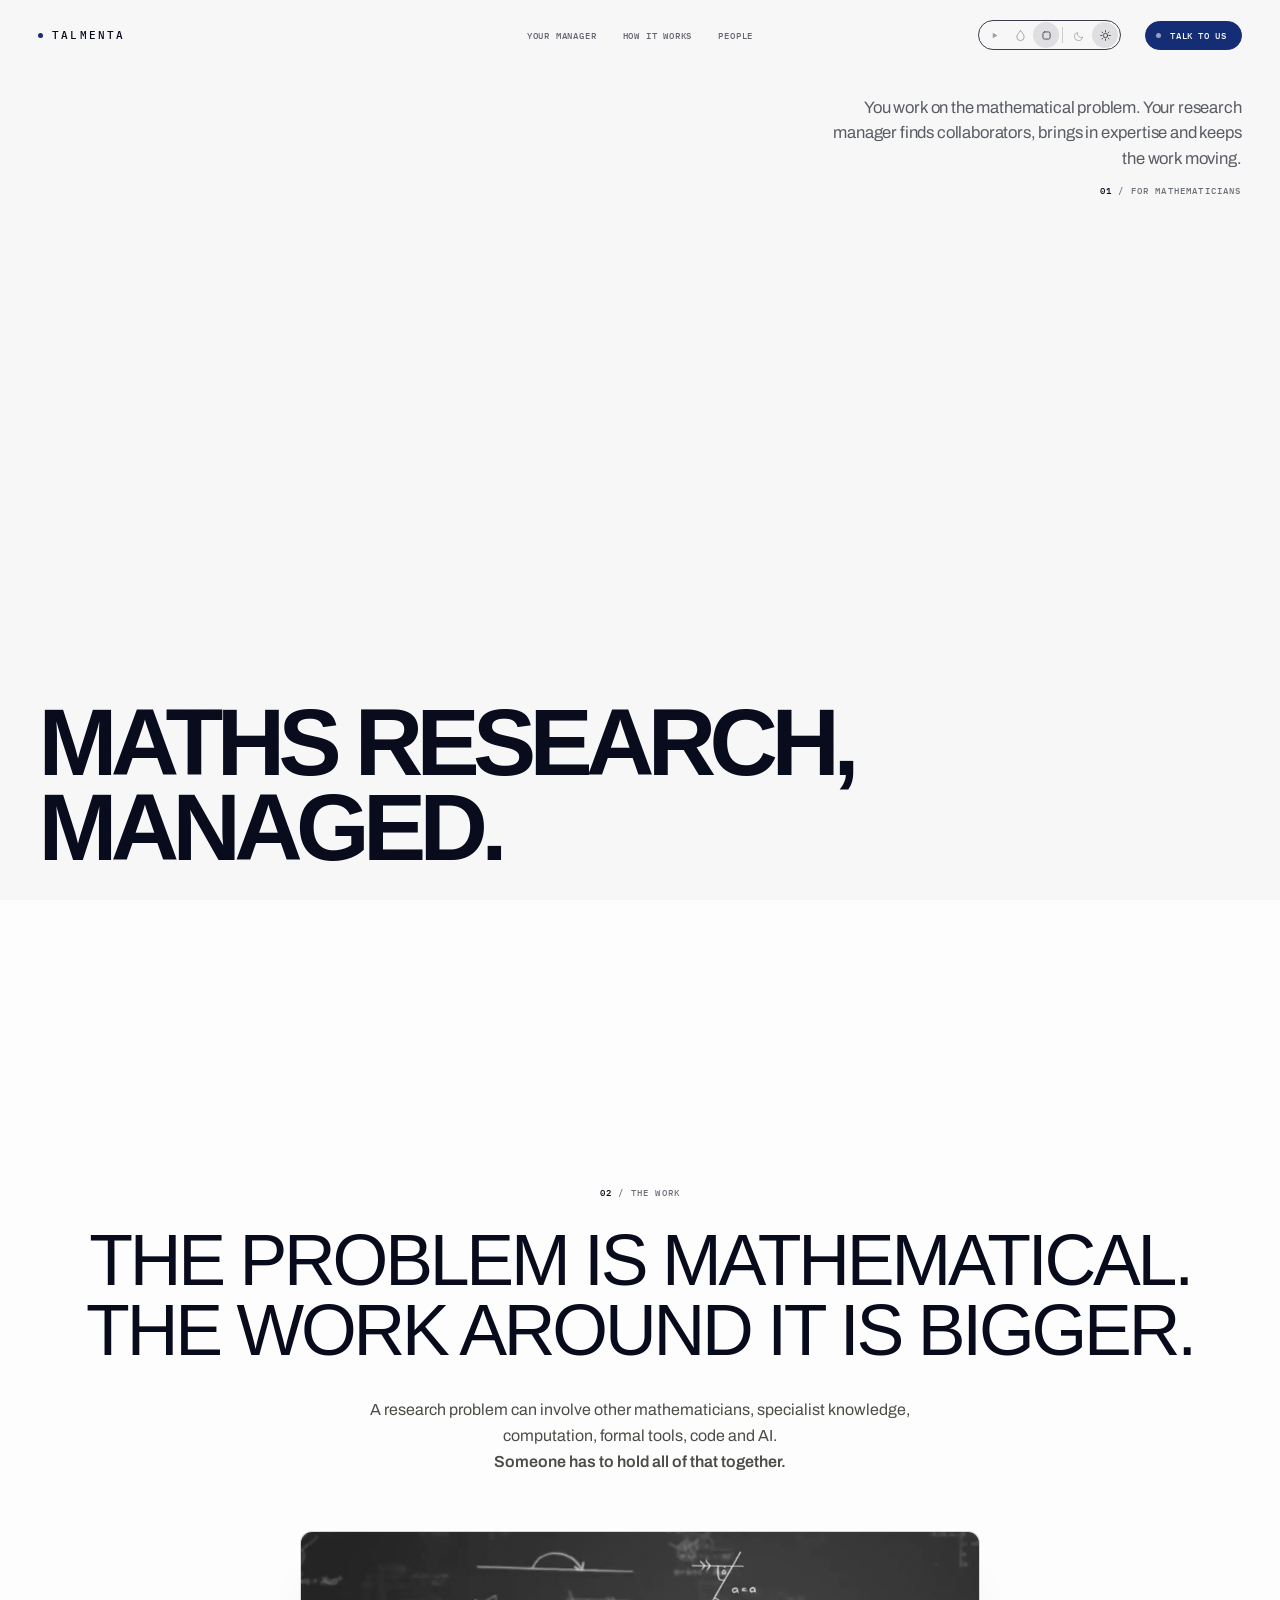
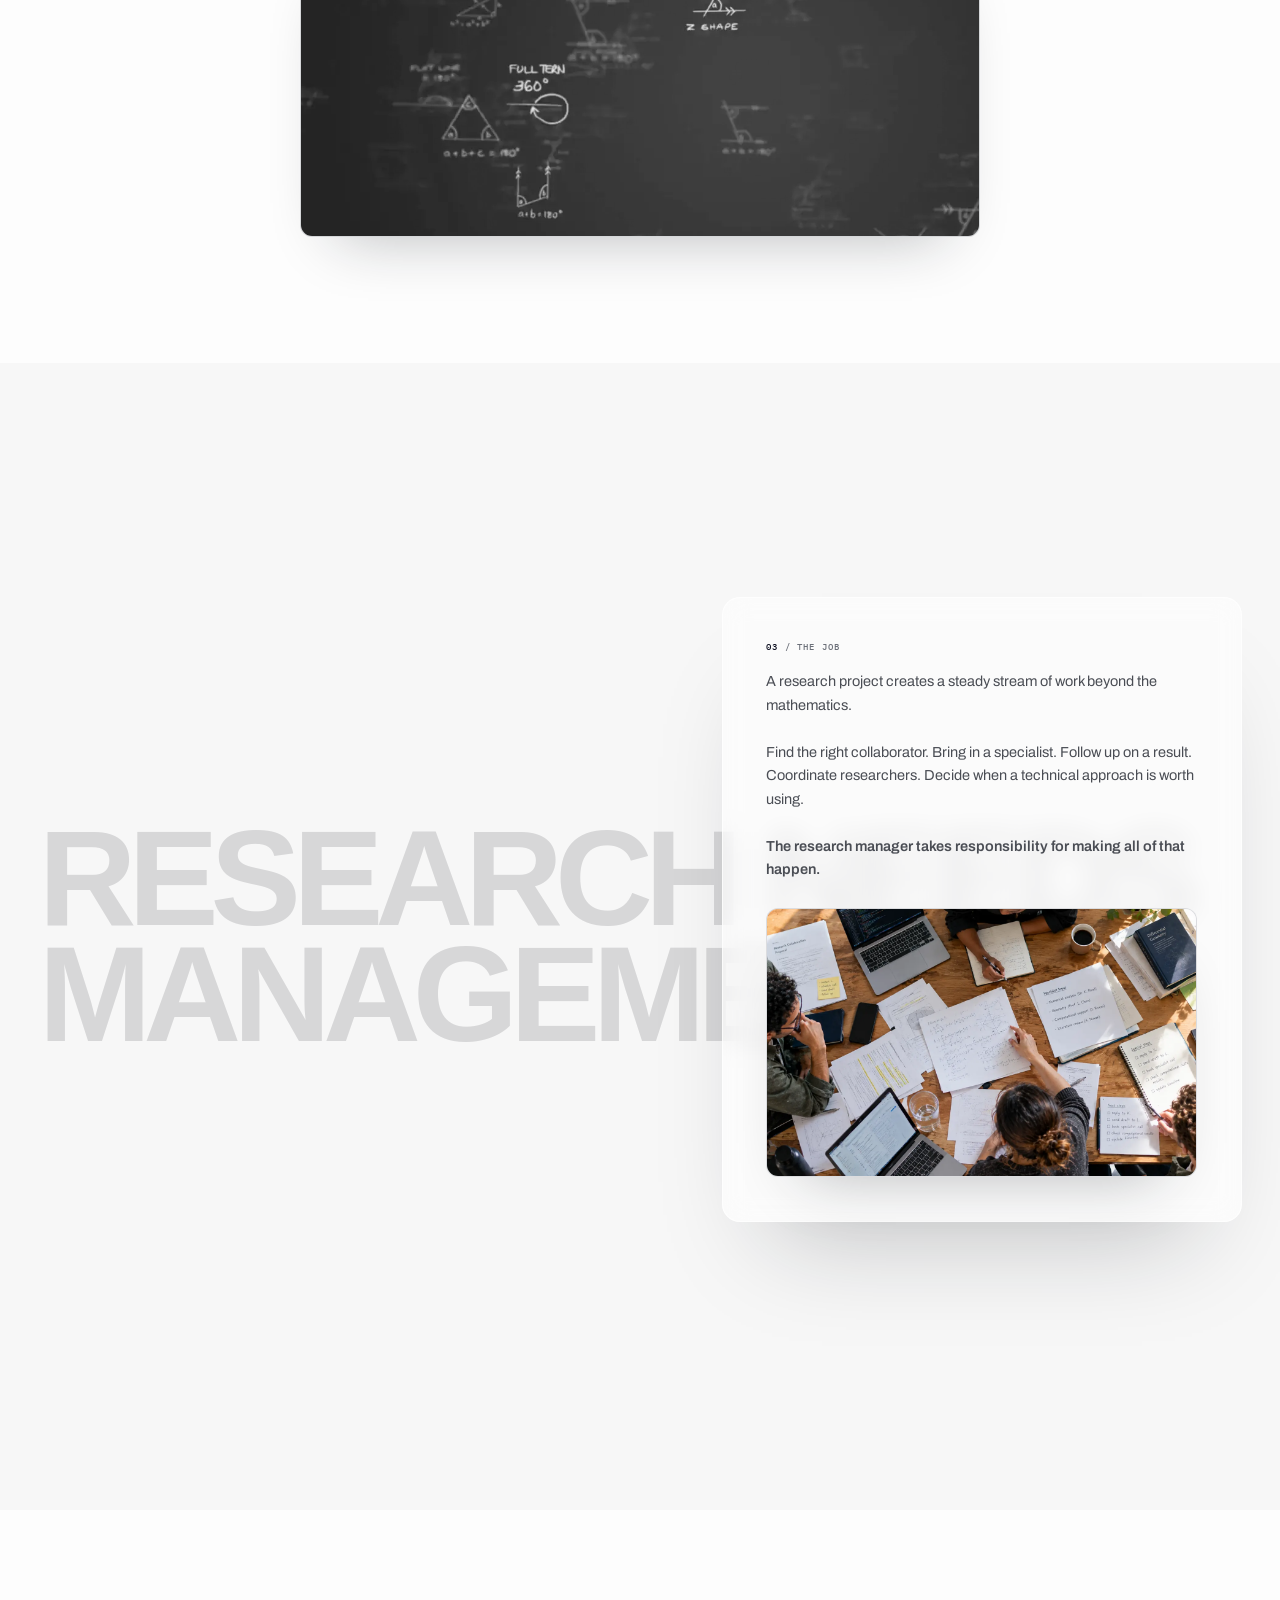
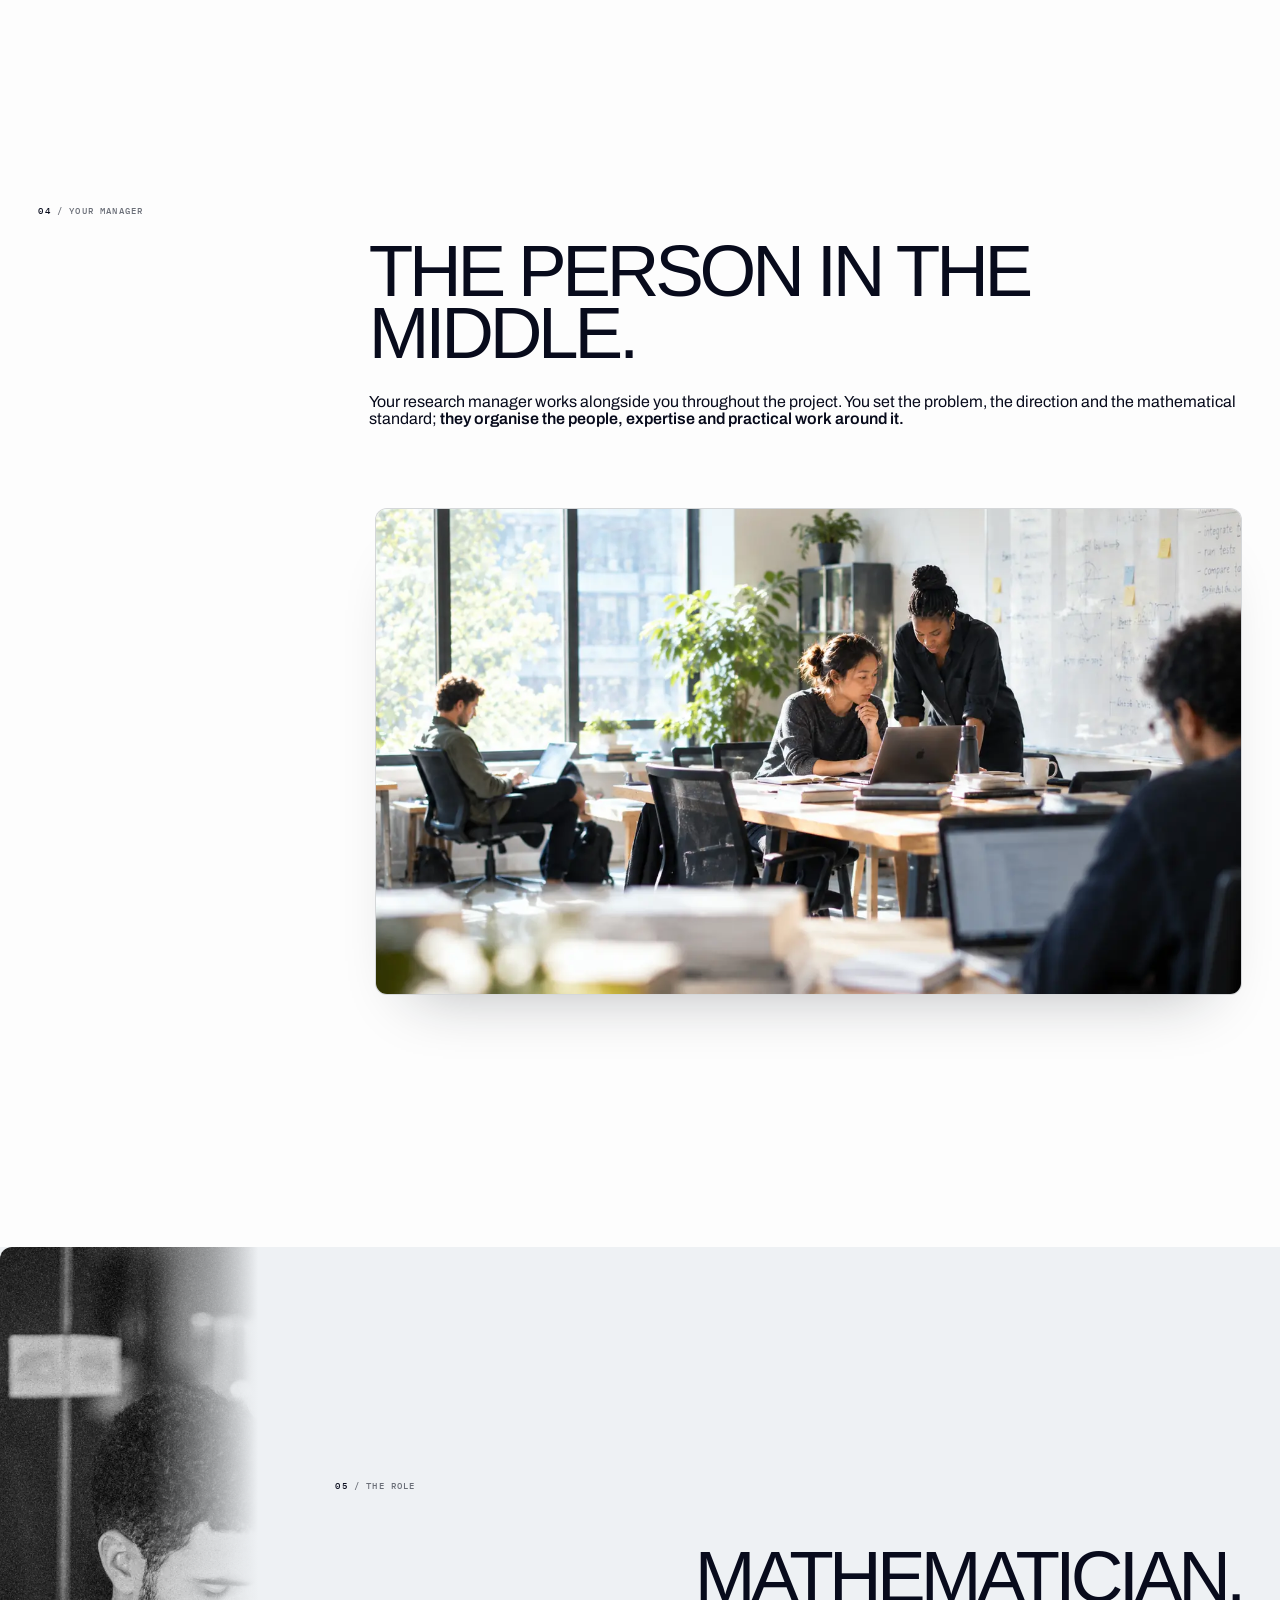
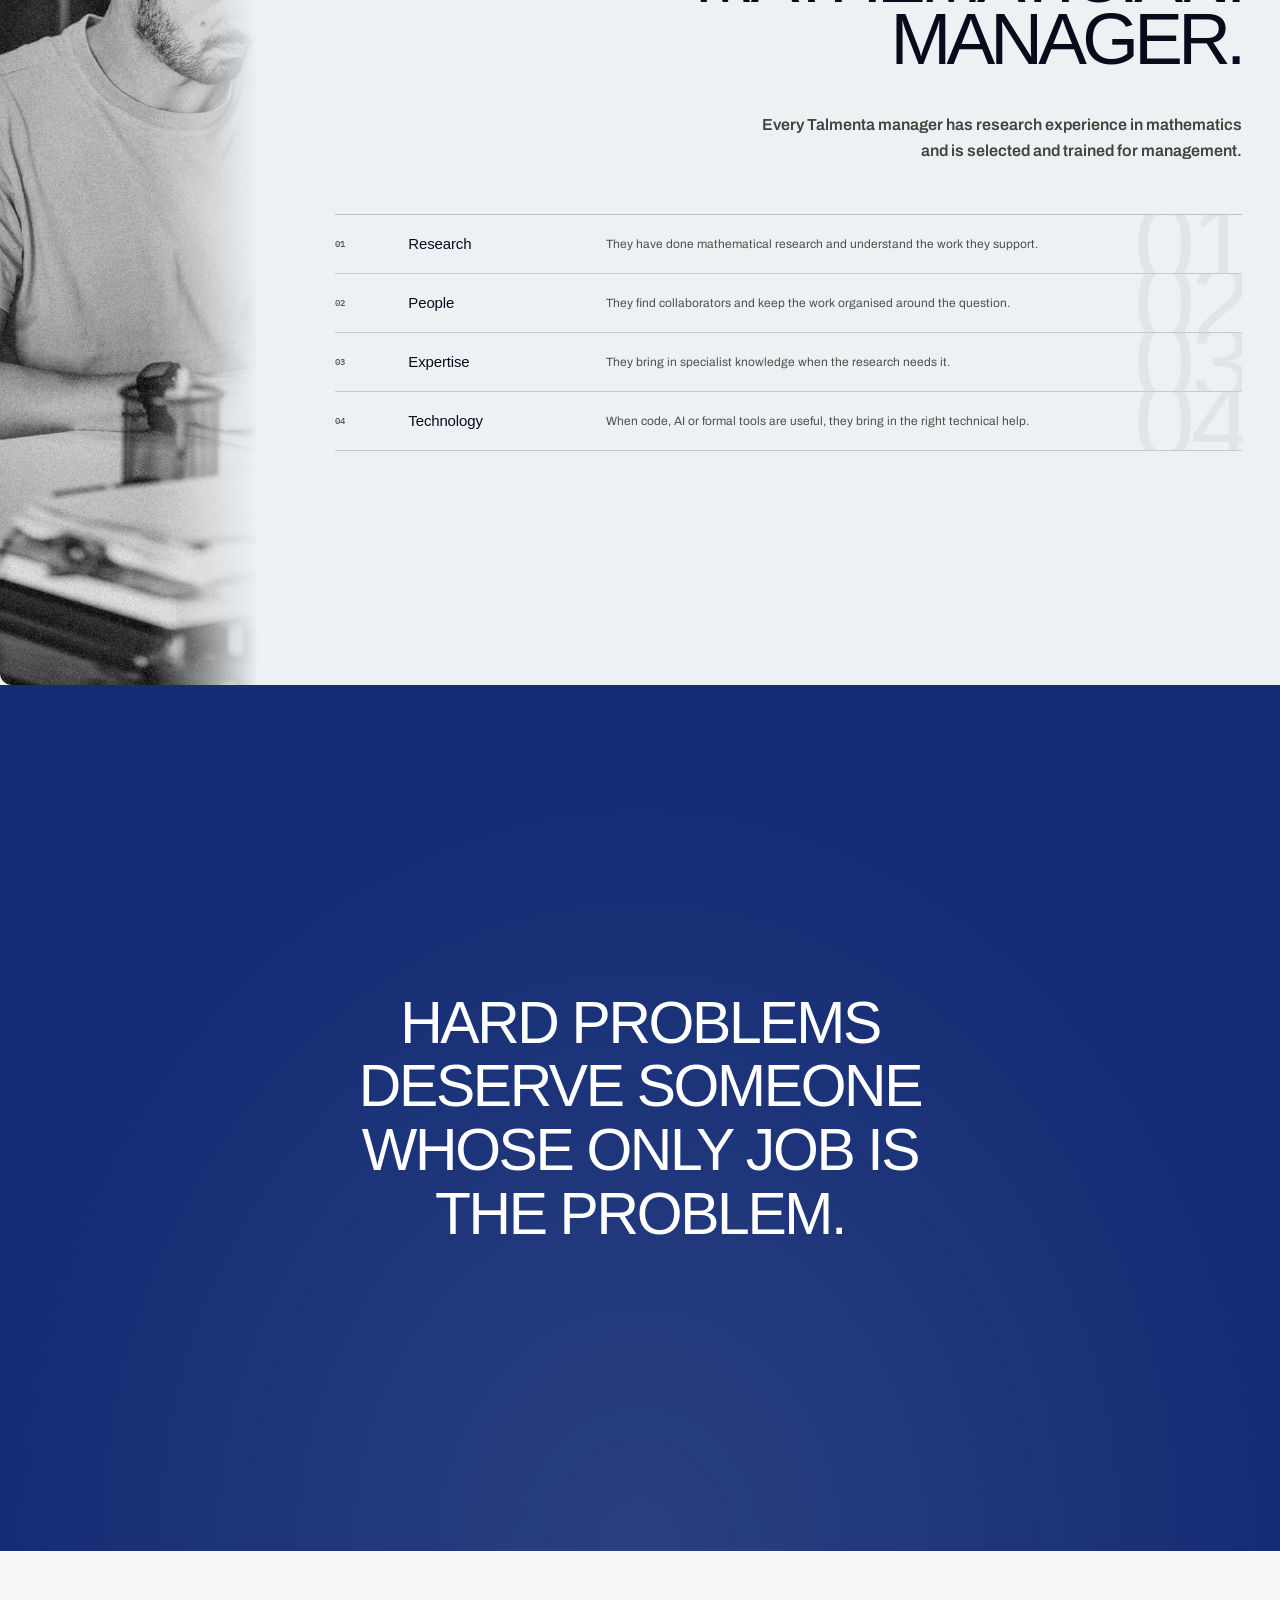
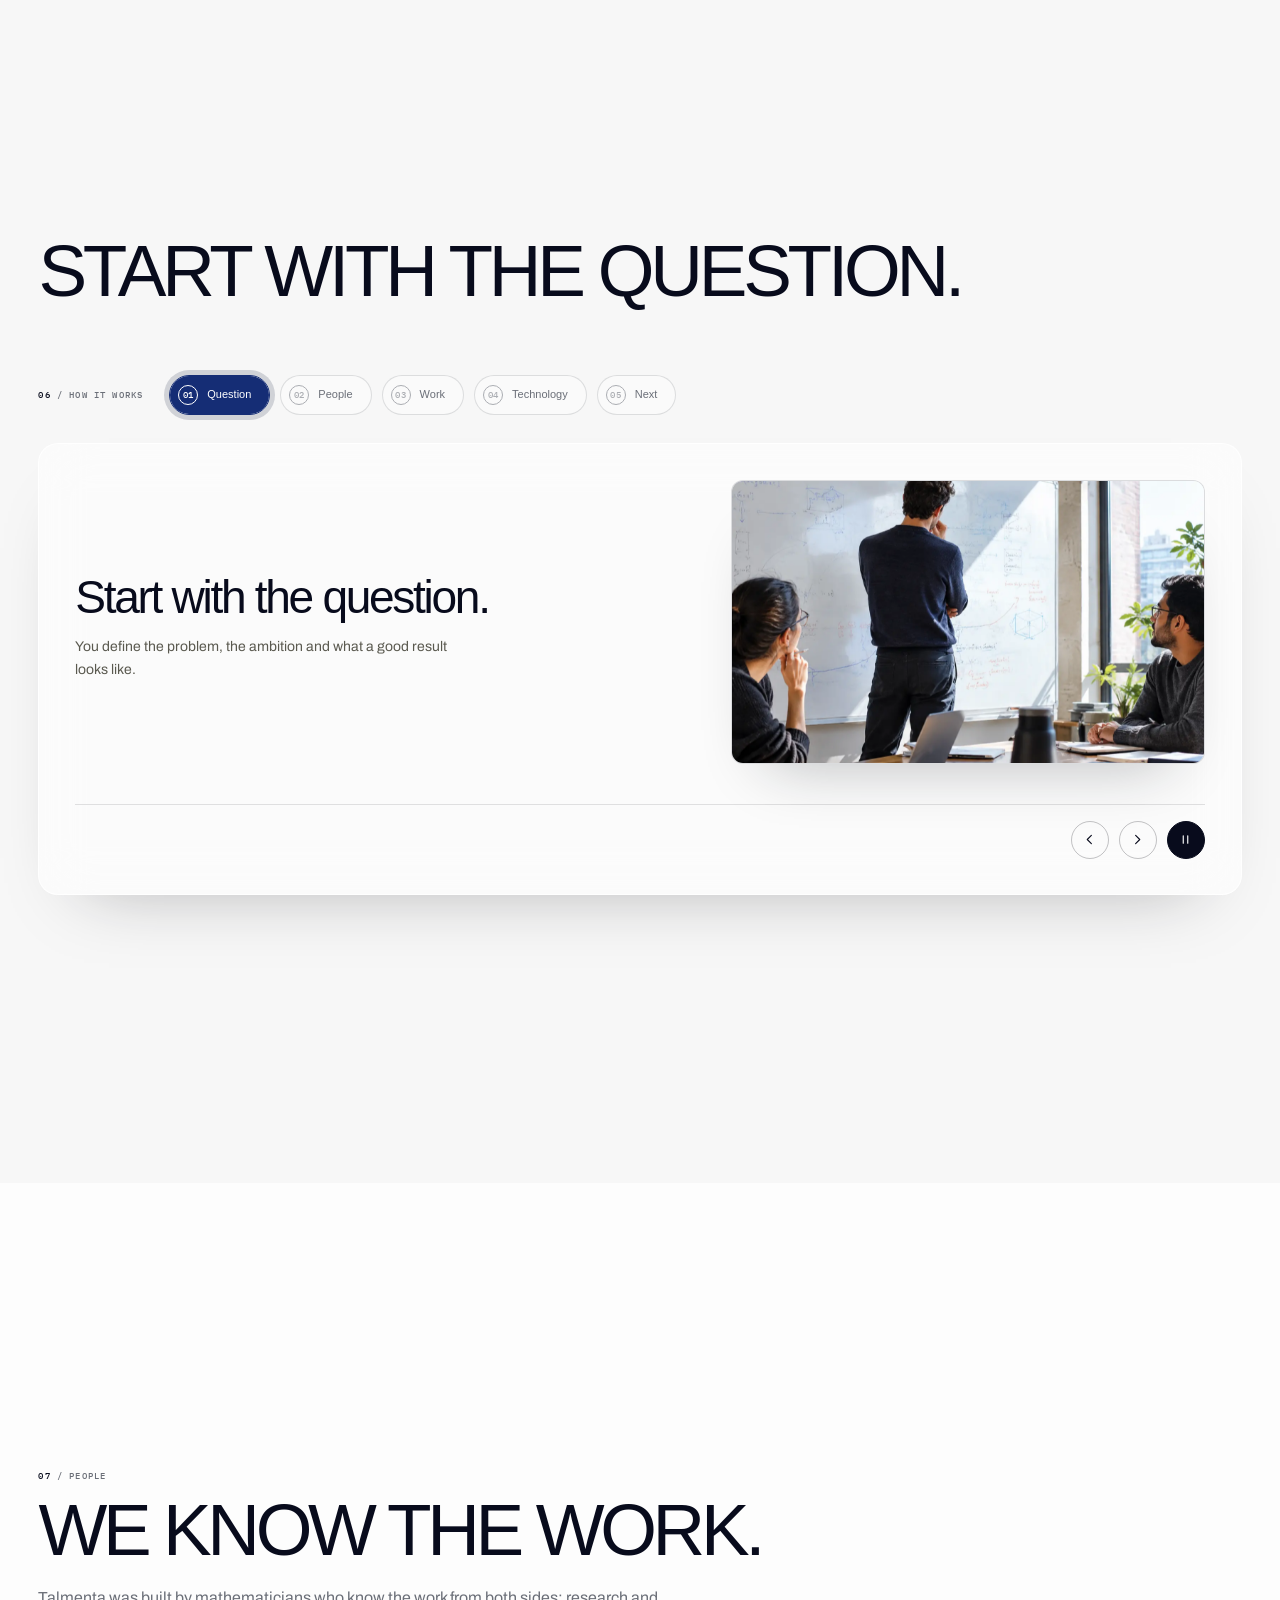
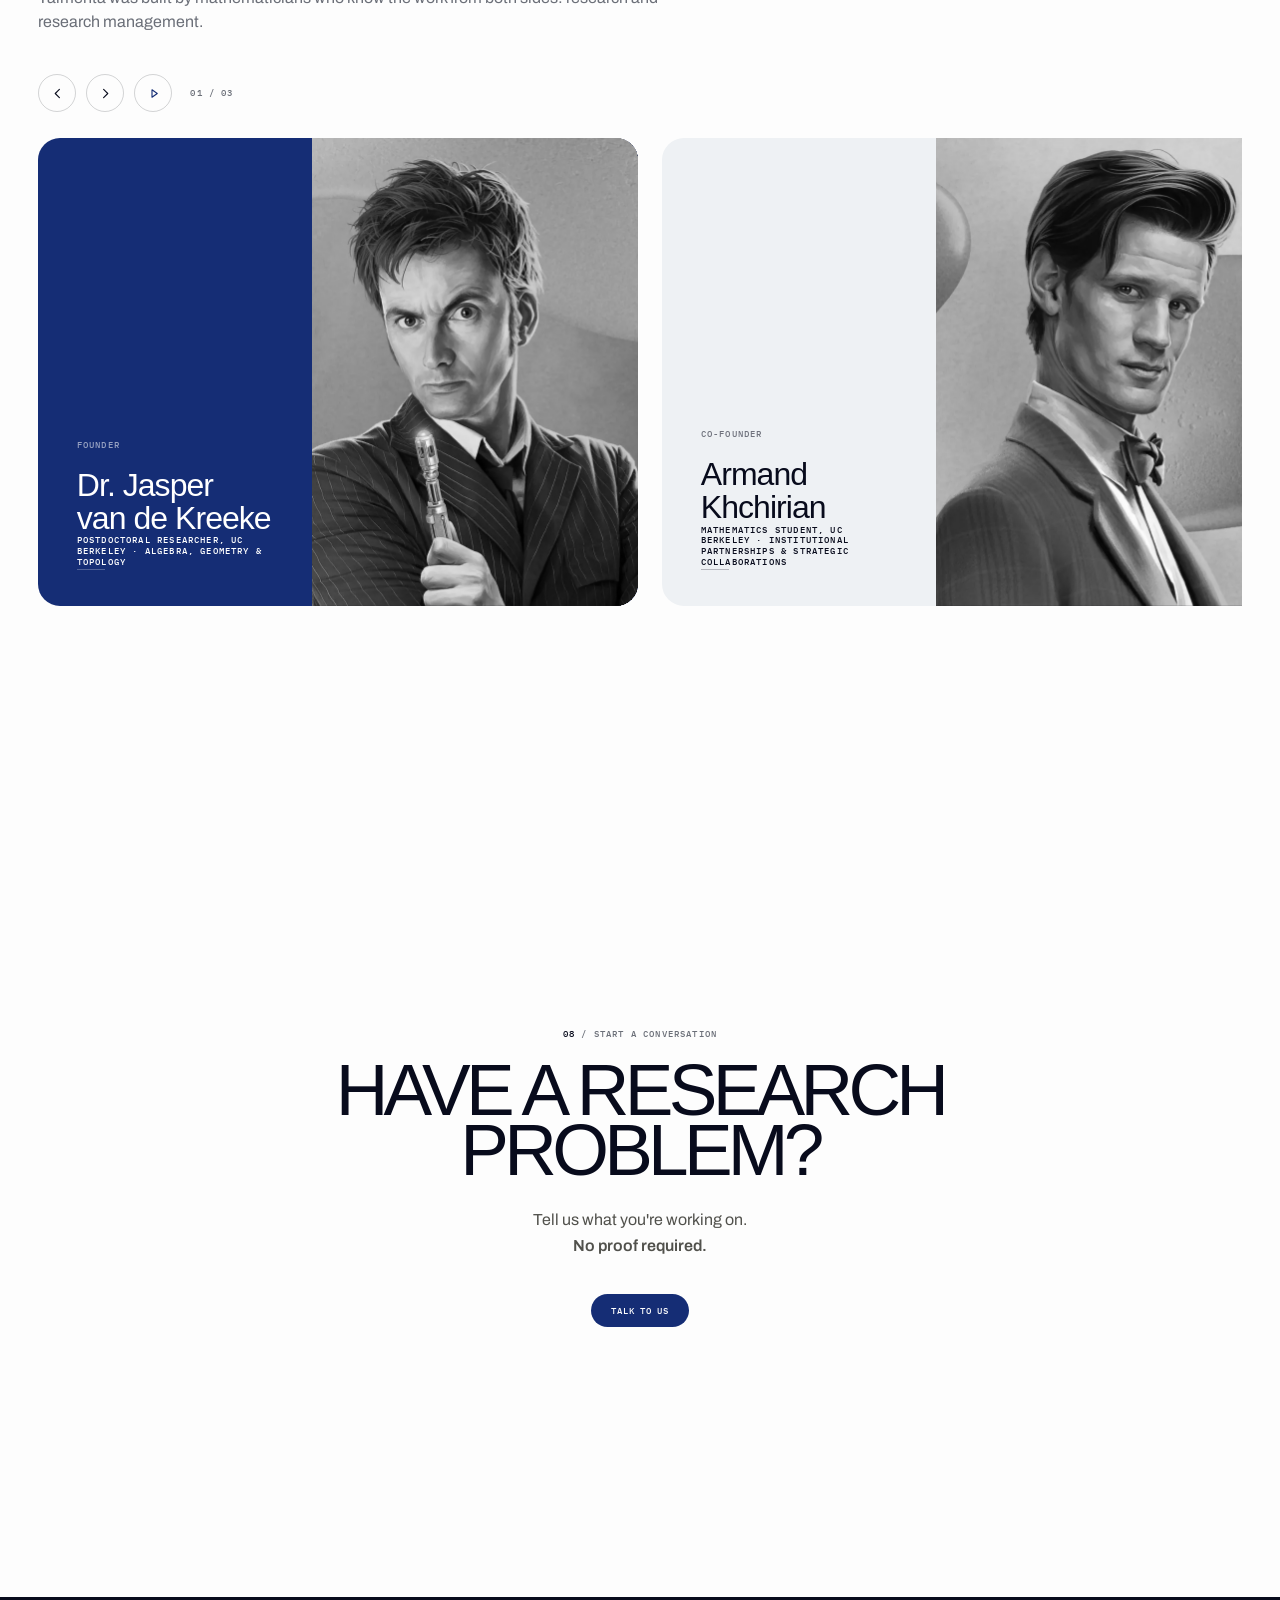
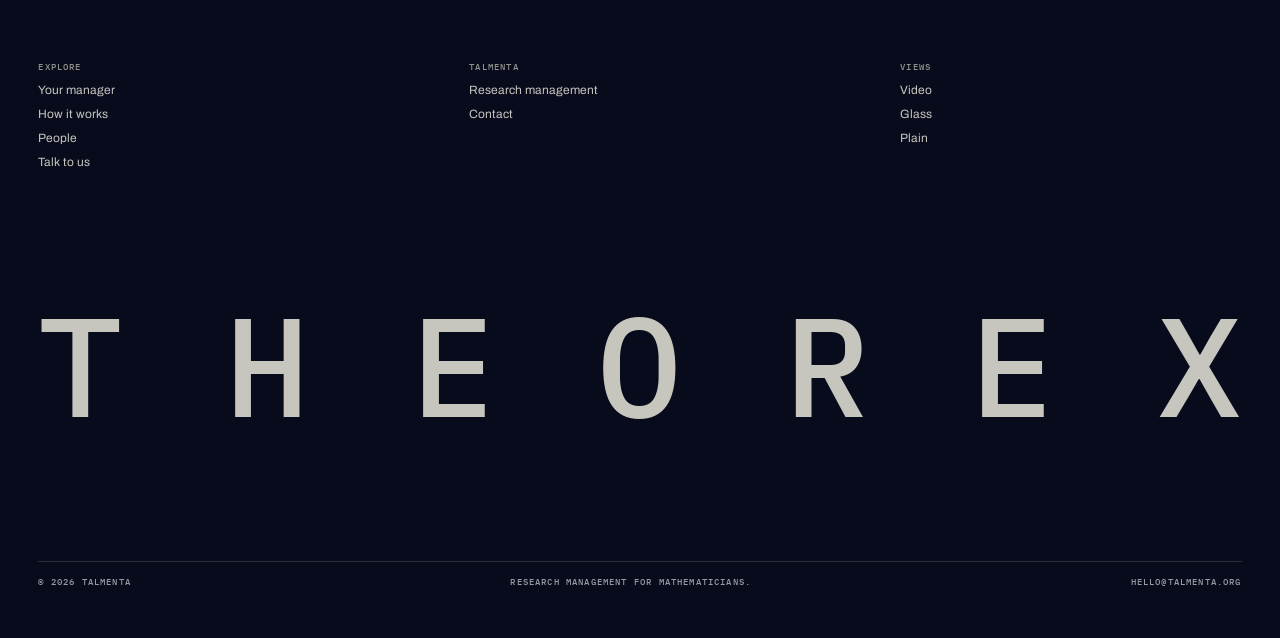
<file: talmenta-plain.html>
<!DOCTYPE html>
<html lang="en">
 <head>
  <script>(function(){try{var d=document.documentElement,s=localStorage.getItem('talmenta-theme');d.dataset.theme=s||(window.matchMedia&&window.matchMedia('(prefers-color-scheme: light)').matches?'light':'dark');}catch(e){document.documentElement.dataset.theme='dark';}})();</script>
  <meta charset="utf-8"/>
  <meta content="width=device-width,initial-scale=1" name="viewport"/>
  <title>
   Talmenta &middot; Plain &middot; Research management for mathematicians
  </title>
  <meta content="Talmenta provides dedicated research managers for mathematicians. They organise collaborators, specialist expertise and technical work around mathematical research." name="description"/>
  <link href="https://api.fontshare.com" rel="preconnect"/>
  <link href="https://fonts.googleapis.com" rel="preconnect"/>
  <link crossorigin="" href="https://fonts.gstatic.com" rel="preconnect"/>
  <link href="https://api.fontshare.com/v2/css?f[]=satoshi@500,600&amp;display=swap" rel="stylesheet"/>
  <link href="https://fonts.googleapis.com/css2?family=Archivo:wght@400;500;600&amp;family=IBM+Plex+Mono:wght@400;500&amp;display=swap" rel="stylesheet"/>
  <link href="data:image/svg+xml,%3Csvg xmlns='http://www.w3.org/2000/svg' viewBox='0 0 64 64'%3E%3Crect width='64' height='64' rx='14' fill='%2317171c'/%3E%3Ctext x='32' y='45' font-family='Arial,sans-serif' font-weight='700' font-size='34' fill='%23ffffff' text-anchor='middle'%3EM%3C/text%3E%3C/svg%3E" rel="icon"/>
  <svg aria-hidden="true" height="0" style="position:absolute;visibility:hidden" width="0">
   <defs>
    <filter color-interpolation-filters="sRGB" id="talmenta-duotone">
     <fecolormatrix type="matrix" values=".32 .56 .12 0 0 .32 .56 .12 0 0 .32 .56 .12 0 0 0 0 0 1 0">
     </fecolormatrix>
    </filter>
   </defs>
  </svg>
  <link href="css/talmenta-shared.css" rel="stylesheet"/>
  <link href="css/talmenta-plain.css" rel="stylesheet"/>
 </head>
 <body>
  <header class="header" id="siteHeader">
   <div class="header-left">
    <a class="logo" href="index.html">
     <span class="logo-dot">
     </span>
     TALMENTA
    </a>
   </div>
   <nav class="nav">
    <a href="#manager">
     Your manager
    </a>
    <a href="#programme">
     How it works
    </a>
    <a href="#people">
     People
    </a>
   </nav>
   <div class="controls-shell" aria-label="Site display controls">
    <div class="hero-style-toggle" role="navigation" aria-label="Hero style">
     <span class="control-indicator" aria-hidden="true"></span>
     <a class="control-option" href="index.html" aria-label="Video hero" aria-current="false">
      <svg viewBox="0 0 20 20" aria-hidden="true"><path d="M7.4 5.6v8.8l7-4.4-7-4.4Z"/></svg>
     </a>
     <a class="control-option" href="talmenta-glass.html" aria-label="Glass hero" aria-current="false">
      <svg viewBox="0 0 20 20" aria-hidden="true"><path d="M10 2.6c3 3.6 5.6 6.6 5.6 9.7A5.6 5.6 0 1 1 4.4 12.3C4.4 9.2 7 6.2 10 2.6Z"/></svg>
     </a>
     <a class="control-option active" href="talmenta-plain.html" aria-label="Plain hero" aria-current="page">
      <svg viewBox="0 0 20 20" aria-hidden="true"><rect x="4.5" y="4.5" width="11" height="11" rx="2.5"/></svg>
     </a>
    </div>
    <span class="controls-divider" aria-hidden="true"></span>
    <button class="theme-toggle" id="themeToggle" type="button" aria-pressed="false" aria-label="Switch to light mode">
     <span class="theme-track" aria-hidden="true">
      <span class="theme-indicator"></span>
      <span class="theme-icon moon"><svg viewBox="0 0 20 20" aria-hidden="true"><path d="M14.8 12.9A6.2 6.2 0 0 1 7.1 5.2 6.4 6.4 0 1 0 14.8 12.9Z"/></svg></span>
      <span class="theme-icon sun"><svg viewBox="0 0 20 20" aria-hidden="true"><circle cx="10" cy="10" r="3.3"/><path d="M10 2.5v2M10 15.5v2M17.5 10h-2M4.5 10h-2M15.3 4.7l-1.4 1.4M6.1 13.9l-1.4 1.4M15.3 15.3l-1.4-1.4M6.1 6.1 4.7 4.7"/></svg></span>
     </span>
    </button>
   </div>
   <a class="header-cta fill-hover" href="mailto:hello@talmenta.org">
    <span class="cta-label">
     Talk to us
    </span>
   </a>
  </header>
  <main>
   <section class="hero bg-dark" data-section="FOR MATHEMATICIANS">
    <div class="hero-top reveal">
     <p class="hero-sub">
      You work on the mathematical problem. Your research manager finds collaborators, brings in expertise and keeps the work moving.
     </p>
     <span class="hero-eyebrow mono">
      <strong>
       01
      </strong>
      / FOR MATHEMATICIANS
     </span>
    </div>
    <div class="hero-inner">
     <h1 class="reveal plain-title">
      <span>
       MATHS RESEARCH,
       <b class="hero-accent">
        MANAGED.
       </b>
      </span>
     </h1>
    </div>
   </section>
   <section class="shift bg-dark" data-section="THE WORK" id="model">
    <div class="container shift-inner">
     <div class="eyebrow mono reveal">
      <strong>
       02
      </strong>
      / THE WORK
     </div>
     <h2 class="reveal">
      THE PROBLEM IS MATHEMATICAL. THE WORK AROUND IT IS BIGGER.
     </h2>
     <p class="shift-sub reveal">
      A research problem can involve other mathematicians, specialist knowledge, computation, formal tools, code and AI.
      <br/>
      <strong>
       Someone has to hold all of that together.
      </strong>
     </p>
     <div class="shift-media media-frame dark transparent reveal">
      <video data-src="talmentapics/talmenta-research-model-expansion.mp4" loop="" muted="" playsinline="" poster="talmentapics/talmenta-research-model-expansion-poster.webp" preload="none">
      </video>
     </div>
    </div>
   </section>
   <section class="thesis bg-dark" data-section="THE JOB">
    <div aria-hidden="true" class="thesis-ghost reveal">
     RESEARCH NEEDS MANAGEMENT
    </div>
    <div class="thesis-panel reveal">
     <div class="eyebrow mono">
      <strong>
       03
      </strong>
      / THE JOB
     </div>
     <p>
      A research project creates a steady stream of work beyond the mathematics.
      <br/>
      <br/>
      Find the right collaborator. Bring in a specialist. Follow up on a result. Coordinate researchers. Decide when a technical approach is worth using.
      <br/>
      <br/>
      <strong>
       The research manager takes responsibility for making all of that happen.
      </strong>
     </p>
     <div class="media-frame dark">
      <img alt="" decoding="async" loading="lazy" src="talmentapics/talmenta-human-research-system.webp"/>
     </div>
    </div>
   </section>
   <section class="human" data-section="YOUR MANAGER" id="manager-overview">
    <div class="container">
     <div class="section-head reveal">
      <div class="eyebrow mono">
       <strong>
        04
       </strong>
       / YOUR MANAGER
      </div>
      <div>
       <h2>
        THE PERSON IN THE MIDDLE.
       </h2>
       <p class="manager-intro">
        Your research manager works alongside you throughout the project. You set the problem, the direction and the mathematical standard;
        <strong>
         they organise the people, expertise and practical work around it.
        </strong>
       </p>
      </div>
     </div>
     <div class="human-media media-frame reveal">
      <img alt="" decoding="async" loading="lazy" src="talmentapics/talmenta-research-collaboration.webp"/>
     </div>
    </div>
   </section>
   <section class="role" data-section="THE ROLE" id="manager">
    <div class="role-spine reveal-left">
     <div class="media-frame">
      <img alt="" decoding="async" loading="lazy" src="talmentapics/talmenta-role-manager-spine.webp"/>
     </div>
    </div>
    <div class="role-body">
     <div class="eyebrow mono reveal">
      <strong>
       05
      </strong>
      / THE ROLE
     </div>
     <div class="role-heading-wrap reveal-right">
      <h2>
       MATHEMATICIAN. MANAGER.
      </h2>
     </div>
     <div class="role-copy reveal-right">
      <p>
       <strong>
        Every Talmenta manager has research experience in mathematics and is selected and trained for management.
       </strong>
      </p>
     </div>
     <div class="role-list reveal">
      <div class="role-item">
       <span class="n">
        01
       </span>
       <strong>
        Research
       </strong>
       <span class="d">
        They have done mathematical research and understand the work they support.
       </span>
       <span aria-hidden="true" class="ghost">
        01
       </span>
      </div>
      <div class="role-item">
       <span class="n">
        02
       </span>
       <strong>
        People
       </strong>
       <span class="d">
        They find collaborators and keep the work organised around the question.
       </span>
       <span aria-hidden="true" class="ghost">
        02
       </span>
      </div>
      <div class="role-item">
       <span class="n">
        03
       </span>
       <strong>
        Expertise
       </strong>
       <span class="d">
        They bring in specialist knowledge when the research needs it.
       </span>
       <span aria-hidden="true" class="ghost">
        03
       </span>
      </div>
      <div class="role-item">
       <span class="n">
        04
       </span>
       <strong>
        Technology
       </strong>
       <span class="d">
        When code, AI or formal tools are useful, they bring in the right technical help.
       </span>
       <span aria-hidden="true" class="ghost">
        04
       </span>
      </div>
     </div>
    </div>
   </section>
   <section class="signal">
    <div class="container signal-inner reveal">
     <h3>
      HARD PROBLEMS DESERVE SOMEONE WHOSE ONLY JOB IS THE PROBLEM.
     </h3>
    </div>
   </section>
   <section class="programme" data-section="HOW IT WORKS" id="programme">
    <div class="container">
     <div class="programme-intro reveal">
      <h2>
       START WITH THE QUESTION.
      </h2>
     </div>
     <div class="carousel reveal" data-carousel="">
      <div class="carousel-pillrow">
       <span class="eyebrow mono carousel-label">
        <strong>
         06
        </strong>
        / HOW IT WORKS
       </span>
       <div aria-label="How it works stages" class="carousel-pills" role="tablist">
        <button aria-selected="true" class="pill active" data-index="0" role="tab">
         <b>
          01
         </b>
         <span class="pill-label">
          Question
         </span>
        </button>
        <button aria-selected="false" class="pill" data-index="1" role="tab">
         <b>
          02
         </b>
         <span class="pill-label">
          People
         </span>
        </button>
        <button aria-selected="false" class="pill" data-index="2" role="tab">
         <b>
          03
         </b>
         <span class="pill-label">
          Work
         </span>
        </button>
        <button aria-selected="false" class="pill" data-index="3" role="tab">
         <b>
          04
         </b>
         <span class="pill-label">
          Technology
         </span>
        </button>
        <button aria-selected="false" class="pill" data-index="4" role="tab">
         <b>
          05
         </b>
         <span class="pill-label">
          Next
         </span>
        </button>
       </div>
      </div>
      <div class="carousel-card">
       <div class="carousel-slides">
        <article class="slide active" data-index="0">
         <div class="slide-copy">
          <h3>
           Start with the question.
          </h3>
          <p>
           You define the problem, the ambition and what a good result looks like.
          </p>
         </div>
         <div class="slide-visual media-frame">
          <img alt="" decoding="async" loading="lazy" src="talmentapics/talmenta-programme-question.webp"/>
         </div>
        </article>
        <article class="slide" data-index="1">
         <div class="slide-copy">
          <h3>
           Find the right people.
          </h3>
          <p>
           The manager finds collaborators, specialist mentors and technical contributors when the research needs them.
          </p>
         </div>
         <div class="slide-visual media-frame">
          <img alt="" decoding="async" loading="lazy" src="talmentapics/talmenta-programme-people.webp"/>
         </div>
        </article>
        <article class="slide" data-index="2">
         <div class="slide-copy">
          <h3>
           Keep the work moving.
          </h3>
          <p>
           They follow results, conversations and open questions, and make sure nothing important gets lost.
          </p>
         </div>
         <div class="slide-visual media-frame">
          <img alt="" decoding="async" loading="lazy" src="talmentapics/talmenta-programme-work.webp"/>
         </div>
        </article>
        <article class="slide" data-index="3">
         <div class="slide-copy">
          <h3>
           Use technology when it helps.
          </h3>
          <p>
           When code, AI or formal tools are useful, the manager brings in the right technical help.
          </p>
         </div>
         <div class="slide-visual media-frame">
          <img alt="" decoding="async" loading="lazy" src="talmentapics/talmenta-programme-tools.webp"/>
         </div>
        </article>
        <article class="slide" data-index="4">
         <div class="slide-copy">
          <h3>
           Bring it back to the question.
          </h3>
          <p>
           The manager brings results, decisions and next steps back to you.
          </p>
         </div>
         <div class="slide-visual media-frame">
          <img alt="" decoding="async" loading="lazy" src="talmentapics/talmenta-programme-next.webp"/>
         </div>
        </article>
       </div>
       <div class="carousel-controls">
        <div class="carousel-buttons">
         <button aria-label="Previous stage" class="carousel-arrow" data-dir="-1">
          <svg aria-hidden="true" viewbox="0 0 20 20">
           <path d="M12.5 4.5 7 10l5.5 5.5">
           </path>
          </svg>
         </button>
         <button aria-label="Next stage" class="carousel-arrow" data-dir="1">
          <svg aria-hidden="true" viewbox="0 0 20 20">
           <path d="m7.5 4.5 5.5 5.5-5.5 5.5">
           </path>
          </svg>
         </button>
         <button aria-label="Pause automatic sequence" class="carousel-play" data-play="">
          <svg aria-hidden="true" class="icon-pause" viewbox="0 0 20 20">
           <path d="M7 5v10M13 5v10">
           </path>
          </svg>
          <svg aria-hidden="true" class="icon-play" viewbox="0 0 20 20">
           <path d="m8 5 7 5-7 5z">
           </path>
          </svg>
         </button>
        </div>
       </div>
      </div>
     </div>
    </div>
   </section>
   <section class="people bg-dark" data-section="PEOPLE" id="people">
    <div class="container">
     <div class="people-head reveal">
      <div class="eyebrow mono">
       <strong>
        07
       </strong>
       / PEOPLE
      </div>
      <h2>
       WE KNOW THE WORK.
      </h2>
      <p>
       Talmenta was built by mathematicians who know the work from both sides: research and research management.
      </p>
     </div>
     <div class="reveal" data-people-carousel="">
      <div class="people-controls">
       <button aria-label="Previous person" class="carousel-arrow" data-dir="-1">
        <svg aria-hidden="true" viewbox="0 0 20 20">
         <path d="M12.5 4.5 7 10l5.5 5.5">
         </path>
        </svg>
       </button>
       <button aria-label="Next person" class="carousel-arrow" data-dir="1">
        <svg aria-hidden="true" viewbox="0 0 20 20">
         <path d="m7.5 4.5 5.5 5.5-5.5 5.5">
         </path>
        </svg>
       </button>
       <button aria-label="Pause automatic sequence" class="carousel-play" data-play="">
        <svg aria-hidden="true" class="icon-pause" viewbox="0 0 20 20">
         <path d="M7 5v10M13 5v10">
         </path>
        </svg>
        <svg aria-hidden="true" class="icon-play" viewbox="0 0 20 20">
         <path d="m8 5 7 5-7 5z">
         </path>
        </svg>
       </button>
       <span class="mono people-index">
        01 / 03
       </span>
      </div>
      <div class="people-track-wrap">
       <div class="people-track">
        <article class="people-card" data-tone="accent">
         <div class="people-panel">
          <div class="people-role mono">
           Founder
          </div>
          <div class="people-name">
           Dr. Jasper
           <br/>
           van de Kreeke
          </div>
          <p class="people-detail mono">
           Postdoctoral researcher, UC Berkeley &middot; Algebra, geometry &amp; topology
          </p>
         </div>
         <div class="people-photo">
          <img alt="Portrait of Dr. Jasper van de Kreeke" decoding="async" loading="lazy" src="talmentapics/jasper-van-de-kreeke-portrait.webp"/>
          <img alt="" aria-hidden="true" class="people-color" decoding="async" loading="lazy" src="talmentapics/jasper-van-de-kreeke-portrait.webp"/>
         </div>
        </article>
        <article class="people-card" data-tone="sage">
         <div class="people-panel">
          <div class="people-role mono">
           Co-founder
          </div>
          <div class="people-name">
           Armand
           <br/>
           Khchirian
          </div>
          <p class="people-detail mono">
           Mathematics student, UC Berkeley &middot; Institutional partnerships &amp; strategic collaborations
          </p>
         </div>
         <div class="people-photo">
          <img alt="Portrait of Armand Khchirian" decoding="async" loading="lazy" src="talmentapics/armand-khchirian-portrait.webp"/>
          <img alt="" aria-hidden="true" class="people-color" decoding="async" loading="lazy" src="talmentapics/armand-khchirian-portrait.webp"/>
         </div>
        </article>
        <article class="people-card" data-tone="paper">
         <div class="people-panel">
          <div class="people-role mono">
           Research Manager
          </div>
          <div class="people-name">
           Fahad
           <br/>
           Sarwar
          </div>
          <p class="people-detail mono">
           MSc in Mathematics &middot; 10 research projects, about 30 researchers
          </p>
         </div>
         <div class="people-photo">
          <img alt="Portrait of Fahad Sarwar" decoding="async" loading="lazy" src="talmentapics/fahad-sarwar-portrait.webp"/>
          <img alt="" aria-hidden="true" class="people-color" decoding="async" loading="lazy" src="talmentapics/fahad-sarwar-portrait.webp"/>
         </div>
        </article>
       </div>
      </div>
     </div>
    </div>
   </section>
   <section class="start" data-section="START A CONVERSATION" id="start">
    <div class="container start-center reveal">
     <div class="eyebrow mono">
      <strong>
       08
      </strong>
      / START A CONVERSATION
     </div>
     <h2>
      HAVE A RESEARCH PROBLEM?
     </h2>
     <p class="start-sub">
      Tell us what you're working on.
      <br/>
      <strong>
       No proof required.
      </strong>
     </p>
     <div class="start-actions">
      <form class="pill-contact" id="contactForm">
       <span>
        Talk to us
       </span>
       <span class="pill-contact-reveal">
        <input aria-label="Email address" class="pill-contact-input" name="email" placeholder="you@example.com" required="" type="email"/>
        <button aria-label="Send" class="pill-contact-submit" type="submit">
         <svg aria-hidden="true" viewbox="0 0 20 20">
          <path d="M4 10h11M10.5 5.5 15 10l-4.5 4.5">
          </path>
         </svg>
        </button>
       </span>
      </form>
     </div>
    </div>
   </section>
  </main>
  <footer>
   <div class="footer-grid">
    <div class="footer-col">
     <span class="label mono">
      EXPLORE
     </span>
     <a href="#manager">
      Your manager
     </a>
     <a href="#programme">
      How it works
     </a>
     <a href="#people">
      People
     </a>
     <a href="#start">
      Talk to us
     </a>
    </div>
    <div class="footer-col">
     <span class="label mono">
      TALMENTA
     </span>
     <a href="#programme">
      Research management
     </a>
     <a href="mailto:hello@talmenta.org">
      Contact
     </a>
    </div>
    <div class="footer-col footer-version-col">
     <span class="label mono">
      VIEWS
     </span>
     <a href="index.html">
      Video
     </a>
     <a href="talmenta-glass.html">
      Glass
     </a>
     <a href="talmenta-plain.html">
      Plain
     </a>
    </div>
   </div>
   <div aria-hidden="true" class="footer-mark">
    <span>
     T
    </span>
    <span>
     H
    </span>
    <span>
     E
    </span>
    <span>
     O
    </span>
    <span>
     R
    </span>
    <span>
     E
    </span>
    <span>
     X
    </span>
   </div>
   <div class="footer-bottom mono">
    <span>
     &copy; 2026 Talmenta
    </span>
    <span>
     Research management for mathematicians.
    </span>
    <span>
     hello@talmenta.org
    </span>
   </div>
  </footer>
  <script src="js/talmenta-shared.js">
  </script>
 </body>
</html>
</file>
<file: css/talmenta-shared.css>
:root{--ink:#17171c;--paper:#f5f2e9;--paper2:#ebe8de;--white:#f8f7f2;--sage:#cbd0bb;--lime:#dcff43;--accent-blue:#152d75;--muted:#77766f;--line:rgba(23,23,28,.15);--darkline:rgba(248,247,242,.18);--display:"Satoshi",Arial,sans-serif;--body:"Archivo",Arial,sans-serif;--mono:"IBM Plex Mono",monospace;--ease:cubic-bezier(.16,1,.3,1);--gutter:clamp(22px,3vw,48px);--max:1500px}
*{box-sizing:border-box}
/* shared left-to-right lime fill on hover - used by the nav CTA */.fill-hover{position:relative;overflow:hidden}.fill-hover:after{content:"";position:absolute;inset:0;background:var(--lime);transform:scaleX(0);transform-origin:left;z-index:0;transition:transform .4s var(--ease)}.fill-hover:hover:after{transform:scaleX(1)}
html{scroll-behavior:smooth}body{margin:0;background:var(--paper);color:var(--ink);font-family:var(--body);overflow-x:hidden}body:after{content:"";position:fixed;inset:0;z-index:39;pointer-events:none;opacity:.035;mix-blend-mode:overlay;background-image:url("data:image/svg+xml,%3Csvg xmlns='http://www.w3.org/2000/svg' width='120' height='120'%3E%3Cfilter id='n'%3E%3CfeTurbulence type='fractalNoise' baseFrequency='0.9' numOctaves='2' stitchTiles='stitch'/%3E%3C/filter%3E%3Crect width='100%25' height='100%25' filter='url(%23n)'/%3E%3C/svg%3E")}a{color:inherit;text-decoration:none}button{font:inherit;color:inherit}h1,h2,h3,p{margin:0}h1,h2,h3{font-family:var(--display);font-weight:500;font-style:normal}h1 em,h2 em,h3 em{font-style:normal}p strong{font-weight:600}.container{width:min(calc(100% - var(--gutter)*2),var(--max));margin:auto}.mono{font:500 9px/1.2 var(--mono);letter-spacing:.13em;text-transform:uppercase}.eyebrow{color:var(--muted)}.eyebrow strong{color:var(--ink);font-weight:500}.dark .eyebrow strong,.bg-dark .eyebrow strong{color:var(--white)}.bg-dark .eyebrow{color:#92928b}::selection{background:var(--lime);color:var(--ink)}
/* header */.header{position:fixed;z-index:40;top:20px;left:var(--gutter);right:var(--gutter);display:flex;justify-content:space-between;align-items:center;color:var(--ink);pointer-events:none;opacity:0;transform:translateY(-10px);transition:opacity .7s var(--ease),transform .7s var(--ease),color .5s var(--ease)}.header.in{opacity:1;transform:none}.header>*{pointer-events:auto}.header.on-dark{color:#fff}.logo{display:flex;align-items:center;gap:9px;font:500 11px/1 var(--mono);letter-spacing:.2em;transform-origin:left center}.header-left{display:flex;align-items:center;gap:16px}.nav{position:absolute;left:50%;transform:translateX(-50%)}
.logo-dot{width:5px;height:5px;border-radius:50%;background:currentColor;opacity:.3;transition:background .5s var(--ease),box-shadow .5s var(--ease),opacity .5s var(--ease),transform .5s var(--ease)}.header.on-dark .logo-dot{background:var(--lime);opacity:1;box-shadow:0 0 10px rgba(220,255,67,.75);transform:scale(1.3)}.nav{display:flex;gap:26px;font:500 9px/1 var(--mono);letter-spacing:.09em;text-transform:uppercase}.nav a{position:relative;isolation:isolate;opacity:.62;padding:7px 10px;margin:-7px -10px;transition:opacity .25s var(--ease)}.nav a:after{content:"";position:absolute;inset:0;border-radius:999px;background:var(--lime);opacity:0;transform:scale(.72);transition:opacity .3s var(--ease),transform .4s var(--ease);z-index:-1}.nav a:hover{opacity:1}.nav a:hover:after{opacity:.14;transform:scale(1)}.header.on-dark .nav a:after{background:#fff}.header-cta{border:1px solid currentColor;opacity:.9;border-radius:999px;padding:9px 14px 9px 24px;font:500 9px/1 var(--mono);letter-spacing:.07em;text-transform:uppercase;transition:border-color .5s var(--ease),color .3s var(--ease)}.header-cta:before{content:"";position:absolute;left:10px;top:50%;width:5px;height:5px;margin-top:-2.5px;border-radius:50%;background:currentColor;opacity:.4;z-index:2;transition:background .5s var(--ease),box-shadow .5s var(--ease),opacity .5s var(--ease)}.header-cta:hover{color:var(--ink);border-color:var(--lime)}.cta-label{position:relative;z-index:2}.header.on-dark .header-cta{border-color:rgba(220,255,67,.6)}.header.on-dark .header-cta:before{background:var(--lime);opacity:1;box-shadow:0 0 8px rgba(220,255,67,.75)}.header.on-dark .header-cta:hover{box-shadow:0 0 18px rgba(220,255,67,.35)}
/* shared */.section-head{display:grid;grid-template-columns:minmax(170px,.45fr) minmax(0,1.55fr);gap:6vw}.section-head h2{margin-top:42px;font-size:clamp(35px,5.7vw,89px);line-height:.86;letter-spacing:-.058em;max-width:1050px}.section-head .eyebrow{padding-top:8px}.reveal{opacity:0;transform:translateY(22px);transition:opacity .8s var(--ease),transform .9s var(--ease)}.reveal.in{opacity:1;transform:none}.reveal-left{opacity:0;transform:translateX(-26px);transition:opacity .8s var(--ease),transform .9s var(--ease)}.reveal-left.in{opacity:1;transform:none}.reveal-right{opacity:0;transform:translateX(26px);transition:opacity .8s var(--ease),transform .9s var(--ease)}.reveal-right.in{opacity:1;transform:none}

/* media */.media-frame{position:relative;overflow:hidden;background:var(--paper2);border:1px solid var(--line);border-radius:12px;box-shadow:0 34px 60px -38px rgba(20,24,31,.32)}.media-frame.dark{background:#1c1c21;color:var(--white);border-color:var(--darkline);box-shadow:0 34px 60px -38px rgba(0,0,0,.55)}.role-spine .media-frame{box-shadow:none}.media-frame img,.media-frame video{width:100%;height:100%;object-fit:cover;display:block}.media-frame.transparent img,.media-frame.transparent video{object-fit:contain}
/* final frontend pass - restrained motion and clearer controls */
.carousel-arrow svg,.carousel-play svg,.pill-contact-submit svg{width:15px;height:15px;display:block;fill:none;stroke:currentColor;stroke-width:1.5;stroke-linecap:round;stroke-linejoin:round}.carousel-play .icon-play{display:none}.carousel-play.is-paused .icon-pause{display:none}.carousel-play.is-paused .icon-play{display:block}
.pill{transform:translateY(0);transition:border-color .35s var(--ease),color .3s var(--ease),box-shadow .35s var(--ease),transform .35s var(--ease)}.pill:hover{transform:translateY(-2px)}
.slide.active .slide-copy h3{animation:copySettle .7s var(--ease) both}@keyframes copySettle{from{opacity:0;transform:translateY(8px)}to{opacity:1;transform:none}}
.people-card{transition:transform .55s var(--ease),box-shadow .55s var(--ease)}.people-card:hover{transform:translateY(-4px);box-shadow:0 28px 60px -42px rgba(0,0,0,.55)}
.people-panel{position:relative}.people-panel:after{content:"";position:absolute;left:clamp(26px,3vw,44px);bottom:clamp(24px,2.8vw,40px);width:28px;height:1px;background:currentColor;opacity:.25;transform-origin:left;transition:transform .5s var(--ease),opacity .5s var(--ease)}.people-card:hover .people-panel:after{transform:scaleX(1.8);opacity:.55}


/* hero */.hero{min-height:100svh;background:var(--ink);color:var(--white);display:flex;align-items:flex-end;position:relative;z-index:2}.hero-top{position:absolute;top:calc(clamp(88px,12.5vh,132px) - 18px);right:var(--gutter);display:flex;flex-direction:column;align-items:flex-end;gap:14px;text-align:right}.hero-eyebrow{color:#8d8d86;white-space:nowrap}.hero-eyebrow strong{color:#c8c8c1;font-weight:500}.hero-sub{max-width:420px;text-align:right;color:#c9c9c2;font-size:clamp(15px,1.3vw,18px);line-height:1.55;font-family:var(--body);letter-spacing:-.01em}.hero-inner{width:min(calc(100% - var(--gutter)*2),var(--max));margin:0 auto;padding-bottom:80px;transform:translateY(50px)}.hero h1{font-size:clamp(59px,7.4vw,129px);line-height:.9;letter-spacing:-.07em;max-width:1378px;font-weight:700}.hero h1 span{display:block}.hero-accent{color:var(--lime);font-weight:700}.hero h1.reveal{opacity:1;transform:none}
/* shift - everything centered on a single axis: eyebrow, headline, sub-copy, then a contained media frame beneath */.shift{position:relative;padding:32vh 0 14vh;background:var(--ink);color:var(--white)}.shift-inner{display:flex;flex-direction:column;align-items:center;text-align:center}.shift h2{margin-top:26px;font-size:clamp(36px,5.6vw,88px);line-height:.98;letter-spacing:-.045em;max-width:1300px}.shift-sub{margin-top:32px;max-width:620px;color:#c9c9c2;font-size:16px;line-height:1.62}.shift-media{margin-top:56px;width:100%;max-width:680px;aspect-ratio:20/9}.shift-media img,.shift-media video{object-fit:cover!important;opacity:1!important}
/* dark statement - ghost headline runs full-bleed behind a frosted panel that overlaps it */.thesis{position:relative;min-height:100vh;background:var(--ink);color:var(--white);overflow:hidden;display:flex;align-items:center;padding:16vh var(--gutter) 32vh}.thesis-ghost{position:absolute;inset:0;display:flex;align-items:center;margin:0;padding:0 var(--gutter);pointer-events:none;font-family:var(--display);font-weight:600;font-size:clamp(64px,10.6vw,186px);line-height:.86;letter-spacing:-.06em;color:rgba(255,255,255,.5)}.thesis-panel{position:relative;z-index:2;margin-left:auto;margin-top:10vh;width:min(94%,520px);background:rgba(23,23,28,.32);backdrop-filter:blur(14px) saturate(150%);-webkit-backdrop-filter:blur(14px) saturate(150%);border:1px solid rgba(255,255,255,.16);border-radius:18px;padding:clamp(28px,3.4vw,44px);box-shadow:0 60px 100px -50px rgba(0,0,0,.65)}.thesis-panel .eyebrow{color:#92928b}.thesis-panel p{margin-top:18px;color:#c9c9c2;font-size:14.5px;line-height:1.62}.thesis-panel .media-frame{margin-top:26px;aspect-ratio:16/10;border-color:rgba(255,255,255,.14)}
/* human */.human{position:relative;padding:32vh 0 28vh}.manager-intro{margin-top:28px}.human-media{width:72%;margin:9vh 0 0 auto;aspect-ratio:16/9}
/* mosaic - flat color tiles with just a mark, no copy: pure visual punctuation between the bigger sections */
/* role - portrait runs as a full-height spine at the left edge, headline anchors bottom-right (mirrors the hero), ghost numerals carry the list rhythm */.role{background:var(--sage);position:relative;overflow:hidden}.role-spine{position:absolute;top:0;bottom:0;left:0;width:clamp(190px,21vw,320px)}.role-spine .media-frame{width:100%;height:100%;border:0}.role-spine img{filter:grayscale(1) contrast(1.06)}.role-spine:after{content:"";position:absolute;inset:0;background:linear-gradient(90deg,transparent 55%,var(--sage) 96%);pointer-events:none}.role-body{margin-left:clamp(190px,21vw,320px);padding:26vh var(--gutter) 26vh clamp(44px,5.2vw,84px)}.role-heading-wrap{display:flex;justify-content:flex-end;margin:54px 0 42px}.role-heading-wrap h2{text-align:right;font-size:clamp(35px,5.7vw,89px);line-height:.85;letter-spacing:-.065em}.role-copy>p{max-width:500px;margin-left:auto;font-size:16px;line-height:1.62;color:#515149;text-align:right}.role-list{margin-top:50px;border-top:1px solid rgba(23,23,28,.22)}.role-item{position:relative;overflow:hidden;display:grid;grid-template-columns:55px 180px 1fr;gap:18px;padding:20px 0;border-bottom:1px solid rgba(23,23,28,.18);transition:background-color .45s var(--ease)}.role-item .n,.role-item strong,.role-item .d{position:relative;z-index:2;transition:transform .45s var(--ease)}.role-item .n{font:500 9px var(--mono);color:#68675f;padding-top:3px}.role-item strong{font:500 15px var(--display);letter-spacing:-.01em}.role-item .d{font-size:12px;line-height:1.5;color:#606059;max-width:560px}.role-item:hover{background:rgba(255,255,255,.10)}.role-item:hover .n{transform:translateX(2px)}.role-item:hover strong{transform:translateX(5px)}.role-item:hover .d{transform:translateX(3px)}.role-item .ghost{position:absolute;right:-6px;top:50%;transform:translateY(-50%);font-family:var(--display);font-weight:500;font-size:clamp(64px,8.6vw,124px);line-height:1;letter-spacing:-.04em;color:rgba(23,23,28,.05);pointer-events:none;transition:color .6s var(--ease),transform .6s var(--ease)}.role-item:hover .ghost{color:rgba(23,23,28,.13);transform:translate(-8px,-50%) scale(1.02)}.role-item.lit .ghost{color:rgba(28,43,70,.4)}/* signal - full-bleed lime pause, deliberately unlabeled and centered so it reads as punctuation, not a ninth section */.signal{background:transparent;color:var(--ink);padding:clamp(180px,34vh,380px) 0 clamp(180px,34vh,380px);position:relative;overflow:hidden;text-align:center}.signal:before{content:"";position:absolute;inset:0;z-index:0;pointer-events:none;background:radial-gradient(90% 160% at 50% 100%,rgba(23,23,28,.07),transparent 55%),var(--lime)}.signal-inner{position:relative;z-index:2;display:flex;flex-direction:column;align-items:center;gap:24px;max-width:640px;margin:0 auto}.signal-inner h3{font-size:clamp(32px,4.6vw,66px);line-height:1.08;letter-spacing:-.04em}
/* programme carousel - headline stands alone, eyebrow moves down to sit as a label on the control strip */.programme{position:relative;padding:32vh 0 32vh;background:radial-gradient(120% 90% at 12% -10%,rgba(220,255,67,.16),transparent 55%),radial-gradient(90% 90% at 100% 100%,rgba(203,208,187,.65),transparent 60%),var(--paper)}.programme-intro{margin-bottom:8vh;max-width:1200px}.programme-intro h2{font-size:clamp(35px,5.7vw,89px);line-height:.87;letter-spacing:-.058em}
.carousel-pillrow{display:flex;align-items:center;gap:26px;flex-wrap:wrap;margin-bottom:28px}
.carousel-label{white-space:nowrap;color:var(--muted);padding-top:2px}
.carousel-pills{display:flex;flex-wrap:wrap;gap:10px}
.pill{position:relative;overflow:hidden;display:inline-flex;align-items:center;gap:9px;border:1px solid var(--line);border-radius:999px;padding:9px 18px 9px 8px;background:rgba(255,255,255,.4);color:var(--muted);font:500 11px/1 var(--display);cursor:pointer;transition:border-color .35s var(--ease),color .3s var(--ease),box-shadow .35s var(--ease)}
.pill:before{content:"";position:absolute;inset:0;z-index:0;background:var(--lime);transform:scaleX(0);transform-origin:left;transition:transform .3s var(--ease)}
.pill:hover:before,.pill.active:before{transform:scaleX(1)}
.pill.timed:before{transition:none;animation:pillFill 4.2s linear forwards}
@keyframes pillFill{from{transform:scaleX(0)}to{transform:scaleX(1)}}
.pill b,.pill-label{position:relative;z-index:1}
.pill b{font:500 9px/1 var(--mono);letter-spacing:.06em;color:inherit;opacity:.55;border:1px solid currentColor;border-radius:50%;width:20px;height:20px;display:grid;place-items:center}
.pill:hover{border-color:rgba(23,23,28,.35);color:var(--ink)}
.pill.active{border-color:var(--lime);color:var(--ink);box-shadow:0 0 0 5px rgba(220,255,67,.18)}
.pill.active b{opacity:1}
.carousel-card{background:rgba(255,255,255,.5);backdrop-filter:blur(26px) saturate(160%);-webkit-backdrop-filter:blur(26px) saturate(160%);border:1px solid rgba(255,255,255,.85);border-radius:20px;padding:clamp(22px,2.8vw,38px);box-shadow:0 34px 70px -46px rgba(23,23,28,.35)}
.carousel-slides{position:relative;min-height:300px}
.slide{display:none;grid-template-columns:1.1fr .9fr;gap:6vw;align-items:center}
.slide.active{display:grid;animation:slidein .5s var(--ease)}
@keyframes slidein{from{opacity:0;transform:translateY(10px)}to{opacity:1;transform:none}}
.slide-copy h3{margin-top:14px;font-size:clamp(30px,3.6vw,50px);line-height:.92;letter-spacing:-.05em;max-width:520px}
.slide-copy p{margin-top:18px;max-width:400px;color:#5a594f;font-size:14px;line-height:1.62}
.slide-visual{aspect-ratio:5/3;border-color:rgba(23,23,28,.1);overflow:hidden}.slide-visual img{transition:none}.slide.active .slide-visual img{animation:kenburns 6.5s var(--ease) forwards}@keyframes kenburns{from{transform:scale(1)}to{transform:scale(1.055)}}

.carousel-controls{display:flex;justify-content:flex-end;align-items:center;gap:20px;margin-top:24px;padding-top:16px;border-top:1px solid rgba(23,23,28,.12)}
.carousel-buttons{display:flex;align-items:center;gap:10px}
.carousel-arrow,.carousel-play{width:38px;height:38px;border-radius:50%;border:1px solid rgba(23,23,28,.25);display:grid;place-items:center;background:transparent;transition:transform .3s var(--ease),background .3s var(--ease),color .3s var(--ease),border-color .3s var(--ease);font-size:0}
.carousel-arrow:hover,.carousel-play:hover{background:var(--ink);color:var(--paper);border-color:var(--ink);transform:translateY(-2px)}
.carousel-play{background:var(--ink);color:var(--lime);border-color:var(--ink);font-size:0}
.carousel-play:hover{color:var(--lime)}

/* people - one founder at a time, color-blocked panel against a full-height photo, autoplaying like the process carousel */.people{position:relative;background:var(--ink);color:var(--white);padding:32vh 0 32vh}.people-head{margin-bottom:4.5vh;max-width:900px}.people-head .eyebrow{color:#92928b}.people-head h2{margin-top:16px;font-size:clamp(35px,5.7vw,89px);line-height:.87;letter-spacing:-.06em}.people-head p{margin-top:24px;max-width:620px;color:#aaa9a1;font-size:16px;line-height:1.5}
.people-controls{display:flex;align-items:center;gap:10px;margin-bottom:26px}
.people-controls .carousel-arrow,.people-controls .carousel-play{border-color:rgba(255,255,255,.22);color:#fff}
.people-controls .carousel-arrow:hover{background:var(--lime);color:var(--ink);border-color:var(--lime)}
.people-controls .carousel-play{background:transparent;color:var(--lime)}
.people-controls .carousel-play:hover{background:var(--lime);color:var(--ink)}
.people-index{color:#7c7c75;margin-left:8px}
.people-track-wrap{overflow:hidden}
.people-track{display:flex;gap:24px}
.people-card{flex:0 0 min(600px,74%);display:grid;grid-template-columns:.92fr 1.1fr;min-height:clamp(400px,52vh,540px);border-radius:22px;overflow:hidden}
.people-card[data-tone="accent"]{background:var(--lime);color:var(--ink)}
.people-card[data-tone="sage"]{background:var(--sage);color:var(--ink)}
.people-card[data-tone="paper"]{background:var(--paper);color:var(--ink)}
.people-panel{padding:clamp(26px,3vw,44px);display:flex;flex-direction:column;justify-content:flex-end}
.people-role{opacity:.55;margin-bottom:18px}
.people-name{position:relative;display:inline-block;font-family:var(--display);font-weight:500;font-size:clamp(26px,2.5vw,38px);line-height:1.04;letter-spacing:-.03em}.people-name:after{content:"";position:absolute;left:0;right:100%;bottom:-6px;height:1px;background:currentColor;opacity:.5;transition:right .5s var(--ease)}.people-card:hover .people-name:after{right:0}
.people-card:hover .people-detail{margin-top:14px;font-size:9px;letter-spacing:.08em;text-transform:uppercase;opacity:.55}
.people-photo{position:relative;overflow:hidden;background:#29292e;isolation:isolate}
.people-photo img{width:100%;height:100%;object-fit:cover;filter:url(#talmenta-duotone);opacity:1;transform:scale(var(--photo-scale,1));transform-origin:center;transition:transform .55s var(--ease);backface-visibility:hidden;-webkit-backface-visibility:hidden;will-change:transform}.people-photo .people-color{position:absolute;inset:0;width:100%;height:100%;object-fit:cover;filter:none;pointer-events:none;opacity:0;transform:scale(var(--photo-scale,1));transform-origin:center;mask-image:radial-gradient(ellipse 108px 132px at var(--spot-x,50%) var(--spot-y,50%),#000 0%,#000 48%,rgba(0,0,0,.92) 62%,transparent 100%);-webkit-mask-image:radial-gradient(ellipse 108px 132px at var(--spot-x,50%) var(--spot-y,50%),#000 0%,#000 48%,rgba(0,0,0,.92) 62%,transparent 100%);mask-repeat:no-repeat;-webkit-mask-repeat:no-repeat;transition:opacity .18s ease,transform .55s var(--ease)}.people-photo:hover{--photo-scale:1.045}.people-photo.is-loupe .people-color{opacity:1}
/* start */.start{position:relative;overflow:hidden;min-height:70vh;padding:15vh 0 30vh;display:flex;align-items:center;justify-content:center;text-align:center}.start-center{display:flex;flex-direction:column;align-items:center;max-width:760px;margin:0 auto}.start h2{margin-top:20px;font-size:clamp(35px,5.7vw,89px);line-height:.83;letter-spacing:-.065em}.start-sub{max-width:520px;margin:26px auto 0;color:#62615b;font-size:16px;line-height:1.65}.start-actions{margin-top:34px;display:flex;align-items:center;gap:14px}.pill-contact{position:relative;display:inline-flex;align-items:center;background:var(--lime);border-radius:999px;padding:12px 20px;font:500 9px/1 var(--mono);letter-spacing:.08em;text-transform:uppercase;color:var(--ink);margin:0}.pill-contact-reveal{position:absolute;top:0;bottom:0;left:calc(100% - 20px);display:flex;align-items:center;gap:10px;white-space:nowrap;max-width:0;overflow:hidden;background:var(--lime);border-radius:0 999px 999px 0;transition:max-width .45s var(--ease),padding .45s var(--ease);padding:0}.pill-contact:hover .pill-contact-reveal,.pill-contact:focus-within .pill-contact-reveal{max-width:300px;padding:0 16px 0 26px}.pill-contact-input{width:190px;border:0;border-bottom:1px solid rgba(23,23,28,.35);background:transparent;padding:0 0 2px;font:500 10px/1 var(--mono);letter-spacing:.03em;text-transform:none;color:var(--ink);outline:0;transition:border-color .3s var(--ease)}.pill-contact-input::placeholder{color:rgba(23,23,28,.45)}.pill-contact-input:focus{border-bottom-color:var(--ink)}.pill-contact-submit{flex:0 0 auto;border:0;background:none;color:var(--ink);font-size:13px;line-height:1;cursor:pointer;opacity:.7;transition:opacity .2s var(--ease),transform .2s var(--ease)}.pill-contact-submit:hover{opacity:1;transform:translateX(2px)}
/* footer */footer{background:var(--ink);color:var(--white);padding:65px var(--gutter) 50px}.footer-grid{display:grid;grid-template-columns:1fr 1fr 1fr;gap:7vw}.footer-col{display:flex;flex-direction:column;gap:10px}.footer-col .label{color:#77776f}.footer-col a{font-size:12px;color:#c6c6bf;transition:color .2s}.footer-col a:hover{color:var(--white)}.footer-mark{display:flex;justify-content:space-between;align-items:center;width:100%;padding:min(14vh,150px) 0 min(14vh,150px)}.footer-mark span{font:500 clamp(48px,11vw,160px)/1 var(--mono);color:#c6c6bf}.footer-bottom{border-top:1px solid var(--darkline);padding-top:15px;display:flex;justify-content:space-between;color:#77776f}
/* display controls - the three visual versions are real page links; the theme control remains interactive */
.controls-shell{display:flex;align-items:center;height:30px;padding:2px;border:1px solid currentColor;border-radius:999px;background:transparent;color:inherit;margin-left:auto;margin-right:24px;opacity:.78;transition:opacity .3s var(--ease),border-color .35s var(--ease)}
.controls-shell:hover,.controls-shell:focus-within{opacity:1}
.controls-divider{width:1px;height:16px;background:currentColor;opacity:.22;margin:0 3px;flex:none}
.hero-style-toggle{position:relative;display:inline-flex;align-items:center;height:26px}
.control-indicator{position:absolute;top:0;left:0;width:26px;height:26px;border-radius:50%;background:currentColor;opacity:.12;transition:transform .45s var(--ease);z-index:0;pointer-events:none}
.control-option{position:relative;z-index:1;width:26px;height:26px;border:none;background:transparent;color:inherit;cursor:pointer;display:grid;place-items:center;opacity:.48;transition:opacity .3s var(--ease)}
.control-option svg{width:13px;height:13px;fill:none;stroke:currentColor;stroke-width:1.35;stroke-linecap:round;stroke-linejoin:round}
.control-option:first-of-type svg{fill:currentColor;stroke:none}
.control-option:hover{opacity:.9}
.control-option:focus-visible{outline:2px solid currentColor;outline-offset:2px;border-radius:50%}
.control-option.active,.control-option[aria-current="page"]{opacity:1}
.hero-style-toggle:has(.control-option:nth-of-type(2)[aria-current="page"]) .control-indicator{transform:translateX(26px)}
.hero-style-toggle:has(.control-option:nth-of-type(3)[aria-current="page"]) .control-indicator{transform:translateX(52px)}
.theme-toggle{position:relative;width:52px;height:26px;padding:0;border:none;border-radius:999px;background:transparent;color:inherit;display:block;cursor:pointer;overflow:hidden;flex:none}
.theme-toggle:focus-visible{outline:2px solid currentColor;outline-offset:2px;border-radius:999px}
.theme-track{position:relative;display:grid;grid-template-columns:1fr 1fr;align-items:center;width:100%;height:100%}
.theme-indicator{position:absolute;top:0;left:0;width:26px;height:26px;border-radius:50%;background:currentColor;opacity:.12;transition:transform .45s var(--ease);z-index:0;pointer-events:none}
.theme-icon{position:relative;z-index:1;display:grid;place-items:center;width:26px;height:26px;opacity:.38;color:currentColor;transition:opacity .35s var(--ease)}
.theme-icon svg{width:13px;height:13px;fill:none;stroke:currentColor;stroke-width:1.35;stroke-linecap:round;stroke-linejoin:round}
.theme-icon.moon{opacity:1}.theme-icon.sun{opacity:.42}
html[data-theme="light"] .theme-indicator{transform:translateX(26px)}
html[data-theme="light"] .theme-icon.moon{opacity:.42}
html[data-theme="light"] .theme-icon.sun{opacity:1}

@media(max-width:900px){.nav{display:none}.controls-shell{margin-right:12px}.header-cta{display:none}.hero-top{top:48px;left:var(--gutter);align-items:flex-start;text-align:left;gap:10px}.hero-sub{text-align:left;max-width:100%}.hero h1{font-size:clamp(44px,9vw,84px);line-height:1.02;letter-spacing:-.04em;font-weight:700}.section-head{grid-template-columns:1fr}.shift{padding:24vh 0 20vh}.shift-media{margin-top:44px}.thesis{min-height:auto;padding:12vh var(--gutter) 16vh}.thesis-ghost{display:none}.thesis-panel{margin:0;width:100%}.human-media,.role-spine{position:relative;top:auto;bottom:auto;width:100%;height:52vh}.role-spine img{object-position:center 68%}.role-spine:after{background:linear-gradient(180deg,transparent 55%,var(--sage) 96%)}.role-body{margin-left:0;padding:16vh var(--gutter) 20vh}.role-heading-wrap,.role-heading-wrap h2,.role-copy>p{justify-content:flex-start;text-align:left;margin-left:0}.role-item{grid-template-columns:auto 1fr;column-gap:16px;row-gap:6px}.role-item .n{grid-column:1;grid-row:1}.role-item strong{grid-column:2;grid-row:1}.role-item .d{grid-column:1/-1;grid-row:2}.role-item .ghost{display:none}.slide{grid-template-columns:1fr;gap:26px}.slide-visual{aspect-ratio:16/9}.people-card{grid-template-columns:1fr;flex-basis:88%}.people-photo{aspect-ratio:4/5}.people-panel{padding:26px 22px}.footer-grid{grid-template-columns:1fr 1fr}.hero h1 .hero-media-inline{display:none}.hero h1 span.hero-line{display:block;height:auto}}
@media(max-width:560px){.hero{min-height:820px}.section-head h2,.role-copy h2,.start h2,.shift h2,.people-head h2{font-size:clamp(35px,5.7vw,89px)}.carousel-pills{gap:8px}.pill{padding:7px 14px 7px 7px}.carousel-controls{flex-wrap:wrap}.footer-grid{grid-template-columns:1fr}.footer-bottom{display:block}.footer-bottom span{display:block;margin-bottom:8px}}
@media(prefers-reduced-motion:reduce){html{scroll-behavior:auto}*,*:before,*:after{animation-duration:.01ms!important;animation-iteration-count:1!important;transition-duration:.01ms!important}.reveal{opacity:1;transform:none}}
html[data-theme="light"]{--ink:#080b1c;--paper:#fdfdfd;--paper2:#f2f3f5;--white:#ffffff;--sage:#eef1f4;--accent-blue:#152d75;--lime:#152d75;--muted:#6b6f78;--line:rgba(20,24,31,.13);--darkline:rgba(255,255,255,.14)}
html[data-theme="light"] ::selection{background:var(--accent-blue);color:var(--white)}
html[data-theme="light"] .logo-dot{background:var(--accent-blue);opacity:1}html[data-theme="light"] .header.on-dark .logo-dot{background:#fff;box-shadow:0 0 10px rgba(255,255,255,.55)}
html[data-theme="light"] .header-cta{border-color:var(--accent-blue);background:var(--accent-blue);color:var(--white);opacity:1}
html[data-theme="light"] .header-cta:before{opacity:.55}
html[data-theme="light"] .header-cta.fill-hover:after{background:var(--white)}
html[data-theme="light"] .header-cta:hover{color:var(--accent-blue);border-color:var(--accent-blue)}
html[data-theme="light"] .header.on-dark .header-cta{border-color:var(--white)}
html[data-theme="light"] .header.on-dark .header-cta:before{background:var(--white);opacity:.55;box-shadow:none}
html[data-theme="light"] .header.on-dark .header-cta:hover{box-shadow:none}
html[data-theme="light"] .hero{background:var(--offwhite, #f7f7f7);color:var(--ink)}
html[data-theme="light"] .hero-accent{color:var(--ink)}
html[data-theme="light"] .hero-eyebrow{color:var(--muted)}
html[data-theme="light"] .hero-eyebrow strong{color:var(--ink)}
html[data-theme="light"] .hero-sub{color:#595c64}
html[data-theme="light"] .shift{background:var(--paper);color:var(--ink)}
html[data-theme="light"] .shift-sub{color:#4d4c47}
html[data-theme="light"] .shift-media.dark{background:var(--paper2);color:var(--ink);border-color:var(--line);box-shadow:0 34px 60px -38px rgba(20,24,31,.32)}
html[data-theme="light"] .shift-media img,html[data-theme="light"] .shift-media video{filter:grayscale(1)}
html[data-theme="light"] .thesis{background:#f7f7f7;color:var(--ink)}
html[data-theme="light"] .thesis-ghost{color:rgba(20,24,31,.14)}
html[data-theme="light"] .thesis-panel{background:rgba(255,255,255,.55);border-color:rgba(255,255,255,.7);box-shadow:0 60px 100px -50px rgba(20,24,31,.25)}
html[data-theme="light"] .thesis-panel .eyebrow{color:var(--muted)}
html[data-theme="light"] .thesis-panel p{color:#4a4d54}
html[data-theme="light"] .thesis-panel .media-frame.dark{background:var(--paper2);color:var(--ink);border-color:rgba(20,24,31,.1);box-shadow:0 34px 60px -38px rgba(20,24,31,.32)}
html[data-theme="light"] .human{background:var(--paper);color:var(--ink)}
html[data-theme="light"] .role-copy>p{color:#43433d}
html[data-theme="light"] .role-item .n{color:#56554f}
html[data-theme="light"] .role-item .d{color:#50504a}
html[data-theme="light"] .role-item .ghost{color:rgba(23,23,28,.05)}
html[data-theme="light"] .signal{background:transparent;color:var(--white)}
html[data-theme="light"] .signal:before{background:radial-gradient(90% 160% at 50% 100%,rgba(255,255,255,.09),transparent 55%),var(--accent-blue)}
html[data-theme="light"] .programme{background:var(--offwhite, #f7f7f7)}
html[data-theme="light"] .pill:before{background:var(--accent-blue)}
html[data-theme="light"] .pill:hover{border-color:rgba(20,24,31,.35);color:var(--white)}
html[data-theme="light"] .pill.active{border-color:var(--accent-blue);color:var(--white);box-shadow:0 0 0 5px rgba(28,43,70,.18)}
html[data-theme="light"] .pill.active.timed{color:var(--muted)}
html[data-theme="light"] .carousel-play{color:var(--white)}
html[data-theme="light"] .carousel-play:hover{color:var(--white)}
html[data-theme="light"] .people{background:var(--paper);color:var(--ink)}
html[data-theme="light"] .people-head .eyebrow{color:var(--muted)}
html[data-theme="light"] .people-head p{color:var(--muted)}
html[data-theme="light"] .people-controls .carousel-arrow,html[data-theme="light"] .people-controls .carousel-play{border-color:rgba(20,24,31,.18);color:var(--ink)}
html[data-theme="light"] .people-controls .carousel-arrow:hover{background:var(--accent-blue);color:var(--white);border-color:var(--accent-blue)}
html[data-theme="light"] .people-controls .carousel-play{background:transparent;color:var(--accent-blue)}
html[data-theme="light"] .people-controls .carousel-play:hover{background:var(--accent-blue);color:var(--white)}
html[data-theme="light"] .people-index{color:var(--muted)}
html[data-theme="light"] .people-card[data-tone="accent"]{background:var(--accent-blue);color:var(--white)}
html[data-theme="light"] .people-card[data-tone="sage"]{background:var(--sage);color:var(--ink)}
html[data-theme="light"] .people-card[data-tone="paper"]{background:#e4e8ec;color:var(--ink)}
html[data-theme="light"] .start-sub{color:#51514c}
html[data-theme="light"] .pill-contact{background:var(--accent-blue);color:var(--white)}
html[data-theme="light"] .pill-contact-reveal{background:var(--accent-blue)}
html[data-theme="light"] .pill-contact-input{border-bottom-color:rgba(255,255,255,.35);color:var(--white)}
html[data-theme="light"] .pill-contact-input::placeholder{color:rgba(255,255,255,.5)}
html[data-theme="light"] .pill-contact-input:focus{border-bottom-color:var(--white)}
html[data-theme="light"] .pill-contact-submit{color:var(--white)}
html[data-theme="light"] footer{background:var(--ink);color:var(--white)}
html[data-theme="light"] .footer-col .label{color:#92928d}
html[data-theme="light"] .footer-bottom{color:#979aa0}
html[data-theme="light"] .bg-dark .eyebrow{color:var(--muted)}
html[data-theme="light"] .bg-dark .eyebrow strong{color:var(--ink)}
</file>
<file: css/talmenta-glass.css>
/* Glass version only. No glass markup or motion engine exists on the other pages.
   Position is owned by left/top (--x/--y); transform only handles drift, hover and drag.
   Hit-testing is alpha-based (see talmenta-glass.js): each piece is pointer-events:none by
   default so clicks and text selection pass straight through its transparent padding, and
   JS grants it pointer-events only over opaque glass pixels. */
.glass-field{position:absolute;inset:0;z-index:3;pointer-events:none;overflow:hidden}
.glass-drag-layer{position:fixed;inset:0;z-index:1000;pointer-events:none}
.glass.is-dragging{position:fixed;left:var(--drag-left);top:var(--drag-top);z-index:1001;transform:translate3d(-50%,-50%,0) rotate(var(--drag-r,0deg));pointer-events:none}
.glass{position:absolute;left:var(--x);top:var(--y);width:clamp(210px,20vw,360px);will-change:transform;transform:translate3d(calc(-50% + var(--motion-x,0px)),calc(-50% + var(--motion-y,0px)),0) rotate(calc(var(--r) + var(--motion-r,0deg)));touch-action:none;pointer-events:none}
.glass img{display:block;width:100%;height:auto;user-select:none;-webkit-user-drag:none}
.glass.is-grabbed{z-index:6}
.glass-field.hero-glass-field{z-index:4}
.glass.glass-flip img{transform:scaleX(-1)}
body.glass-hover{cursor:grab}
body.glass-dragging,body.glass-dragging *{cursor:grabbing!important}
.thesis-glass{position:absolute;z-index:1;left:54%;top:52%;width:min(96vw,1400px);aspect-ratio:525/321;object-fit:contain;transform:translate(-50%,-50%);opacity:.74;pointer-events:none;animation:thesisGlassDrift 38s ease-in-out infinite alternate}
.signal-glass{position:absolute;top:0;left:50%;height:100%;width:auto;max-width:none;transform:translateX(calc(-50% + 40px));object-fit:cover;z-index:1;pointer-events:none}
@keyframes thesisGlassDrift{to{transform:translate(calc(-50% + 30px),calc(-50% - 20px)) rotate(1.2deg)}}
@media(max-width:900px){
  .glass-field{display:block}
  .glass{width:clamp(150px,27vw,250px)}
  .thesis-glass{width:145vw;opacity:.58}
}
@media(max-width:560px){.glass{width:clamp(115px,29vw,190px)}}
@media(prefers-reduced-motion:reduce){.glass{animation:none!important}.thesis-glass{animation:none!important}}
/* Glass hero */
.hero h1.glass-title{font-size:clamp(59px,7.4vw,129px);line-height:.9;letter-spacing:-.07em;max-width:1378px;font-weight:700}
.glass-title .hero-accent{color:var(--lime)}
@media(max-width:900px){.hero h1.glass-title{font-size:clamp(44px,9vw,84px);line-height:1.02;letter-spacing:-.04em}}
</file>
<file: css/talmenta-plain.css>
/* Plain hero */
.hero h1.plain-title{font-size:clamp(59px,7.4vw,129px);line-height:.9;letter-spacing:-.07em;max-width:1378px;font-weight:700}
.plain-title .hero-accent{color:var(--lime)}
@media(max-width:900px){.hero h1.plain-title{font-size:clamp(44px,9vw,84px);line-height:1.02;letter-spacing:-.04em}}
</file>
